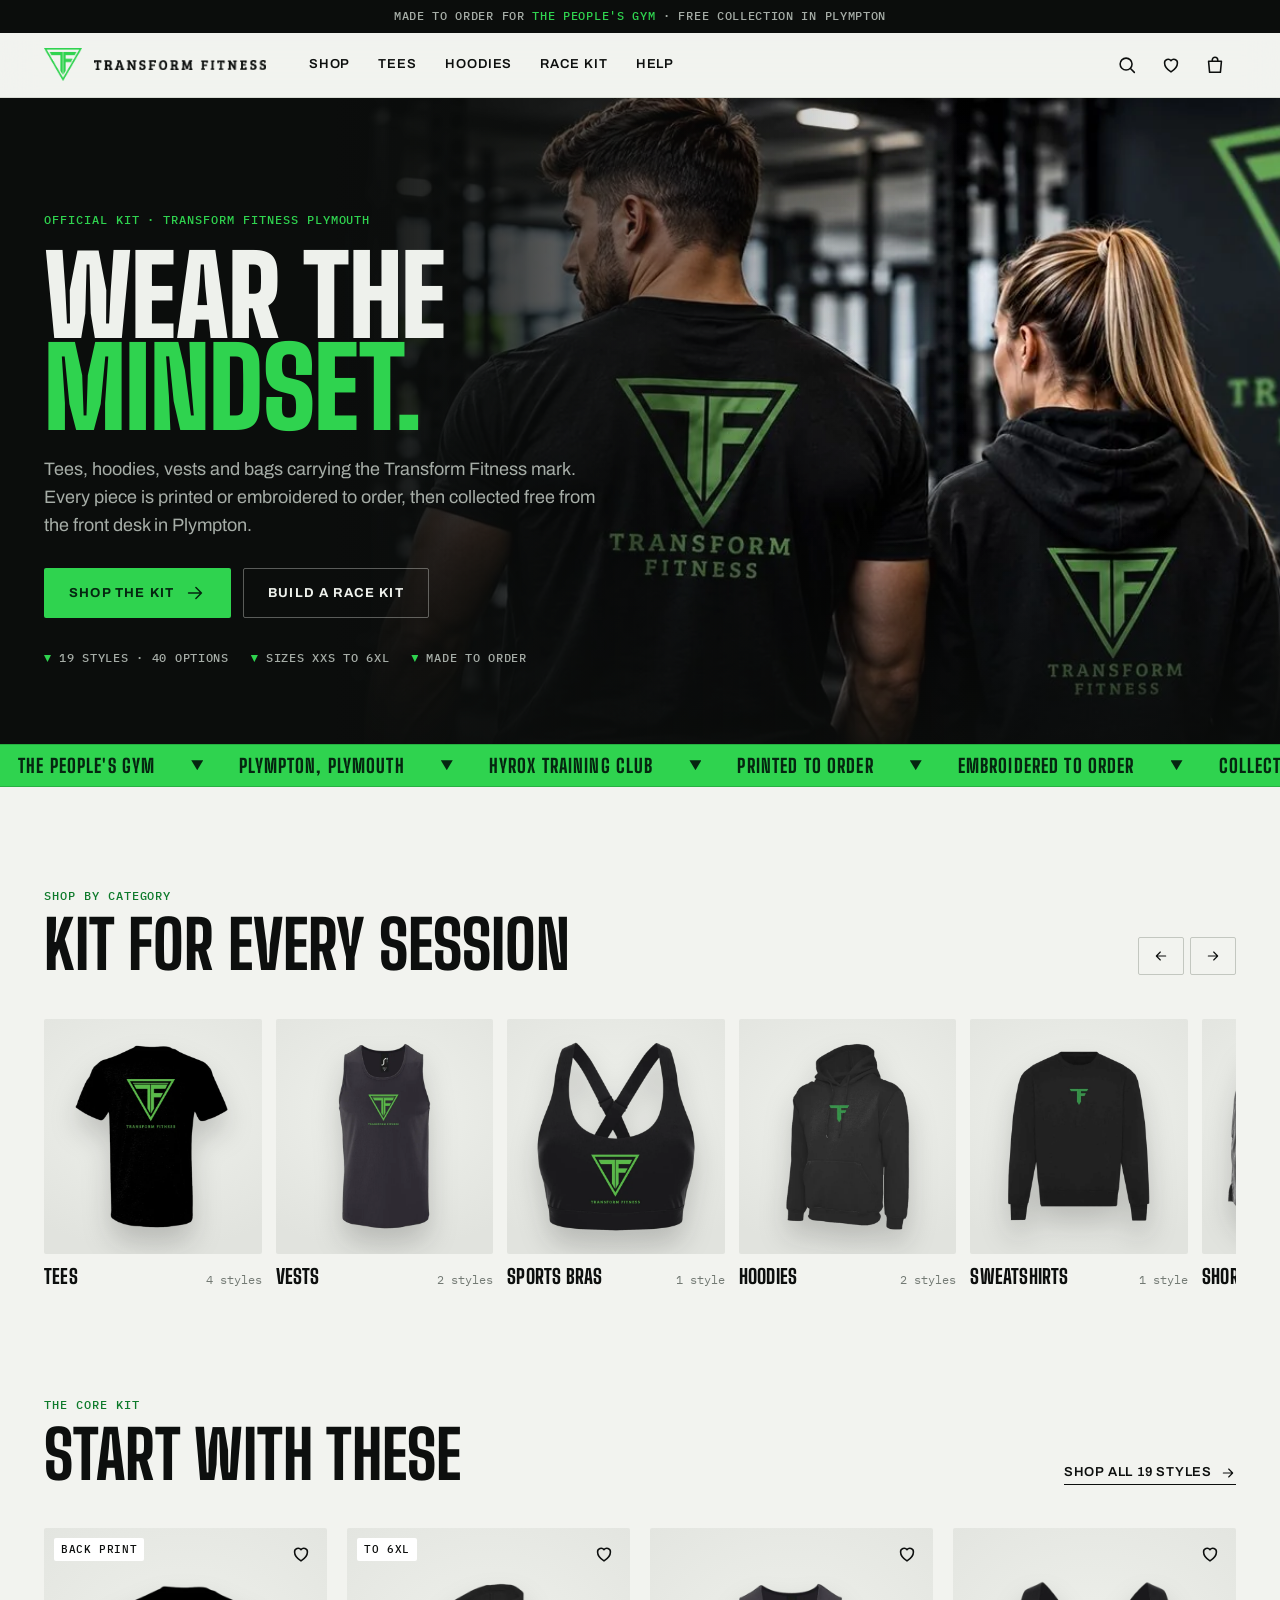
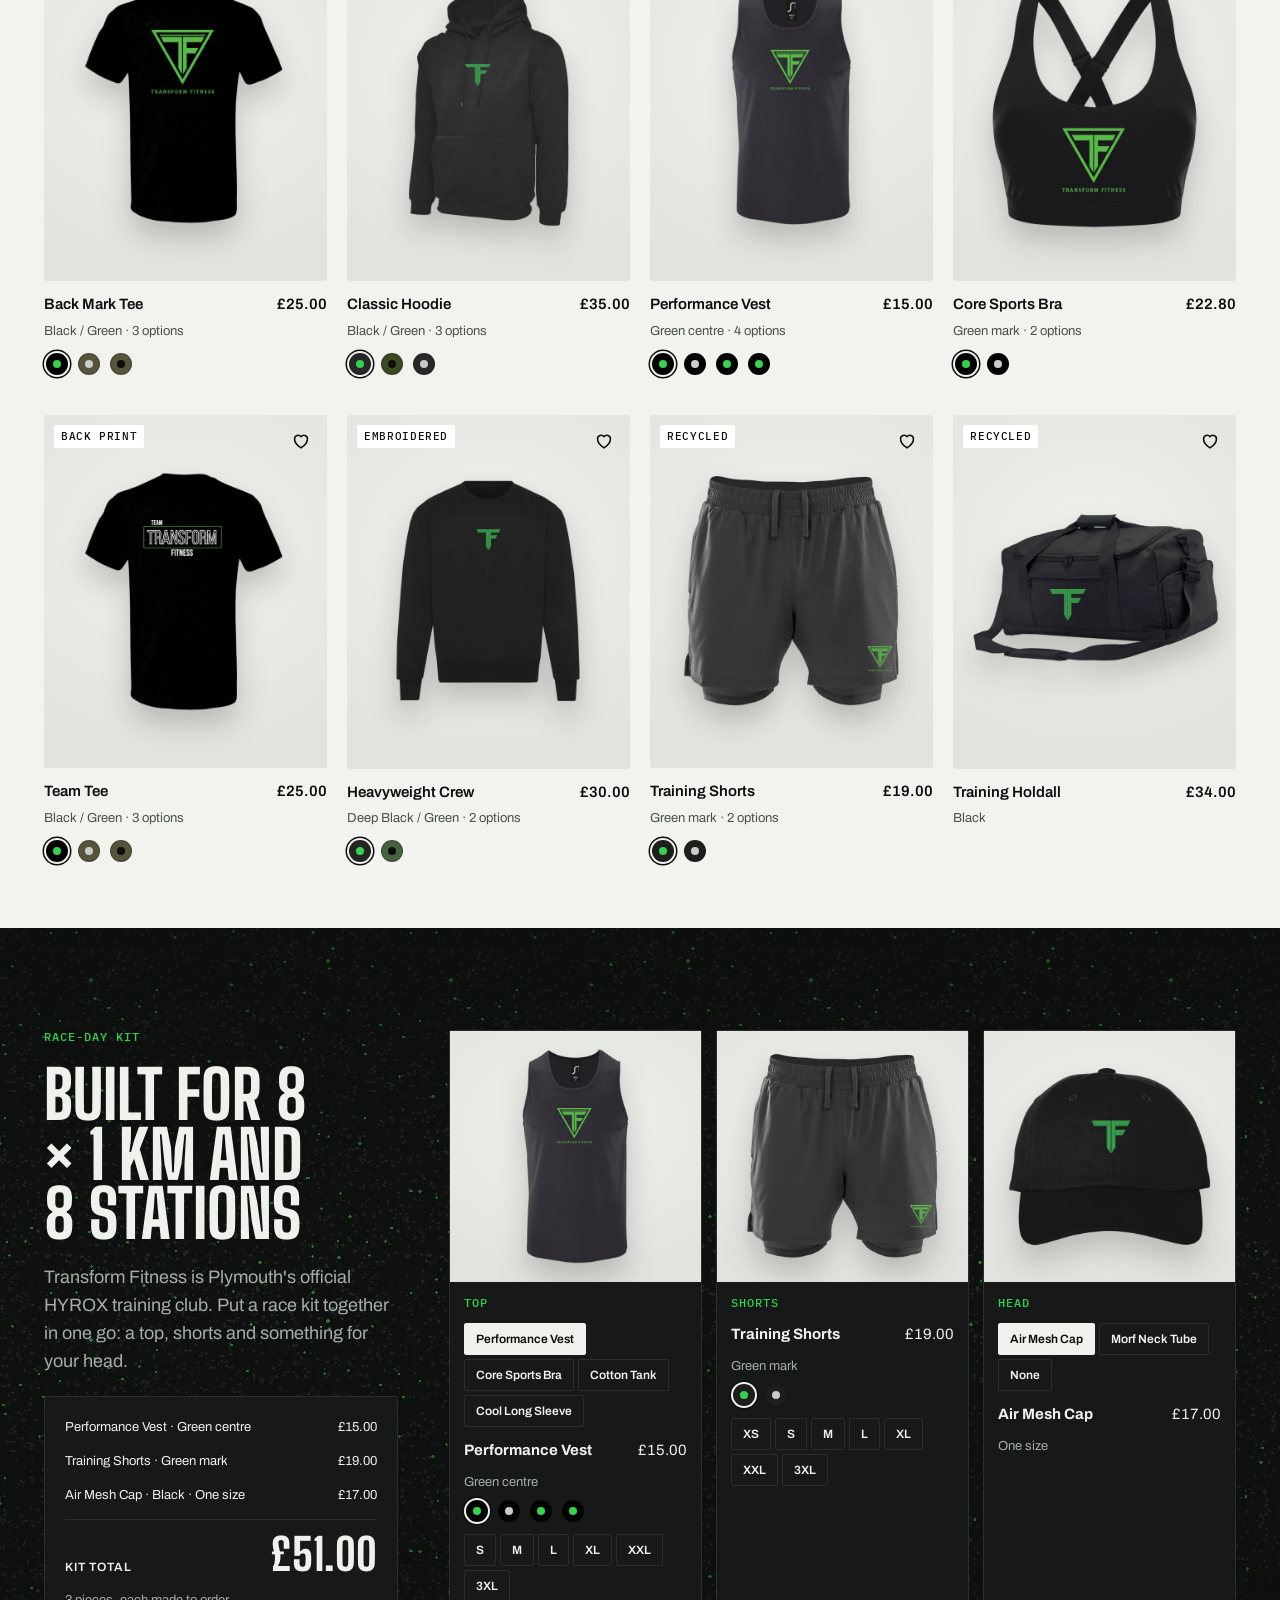
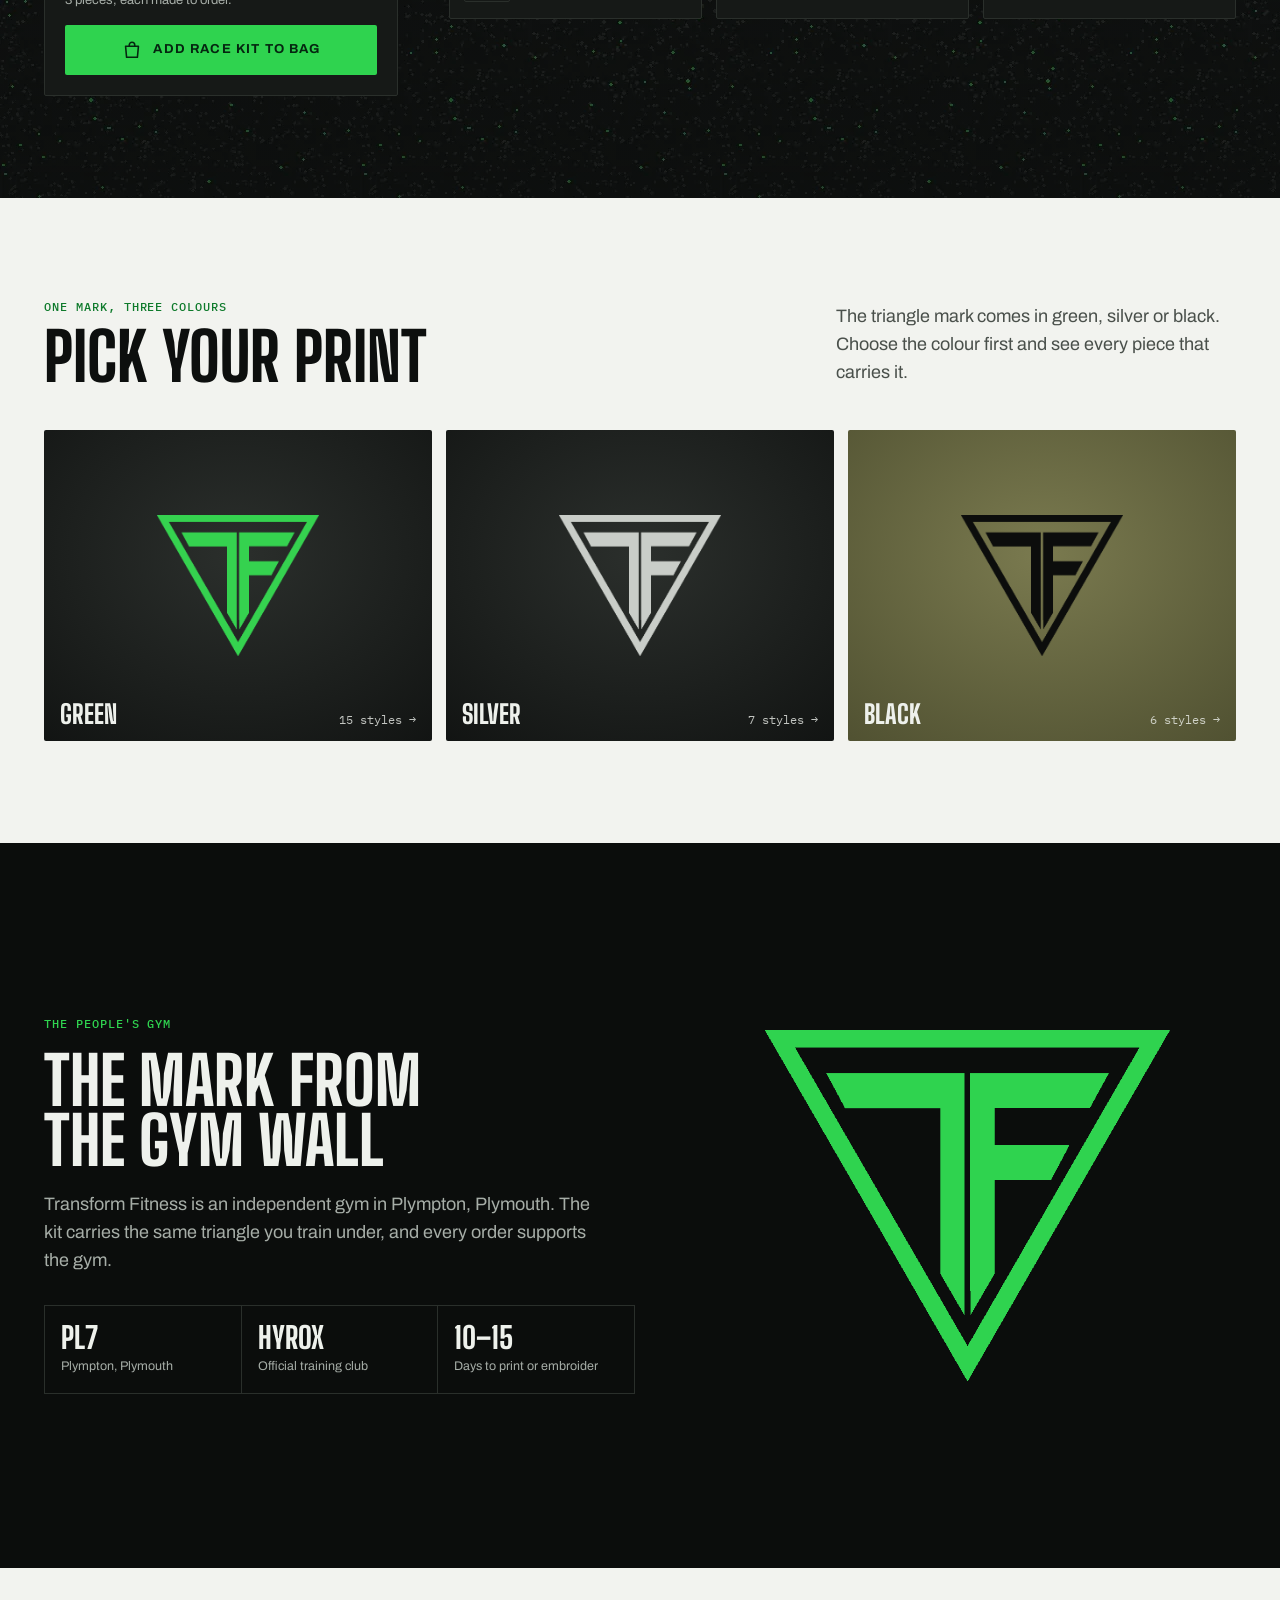
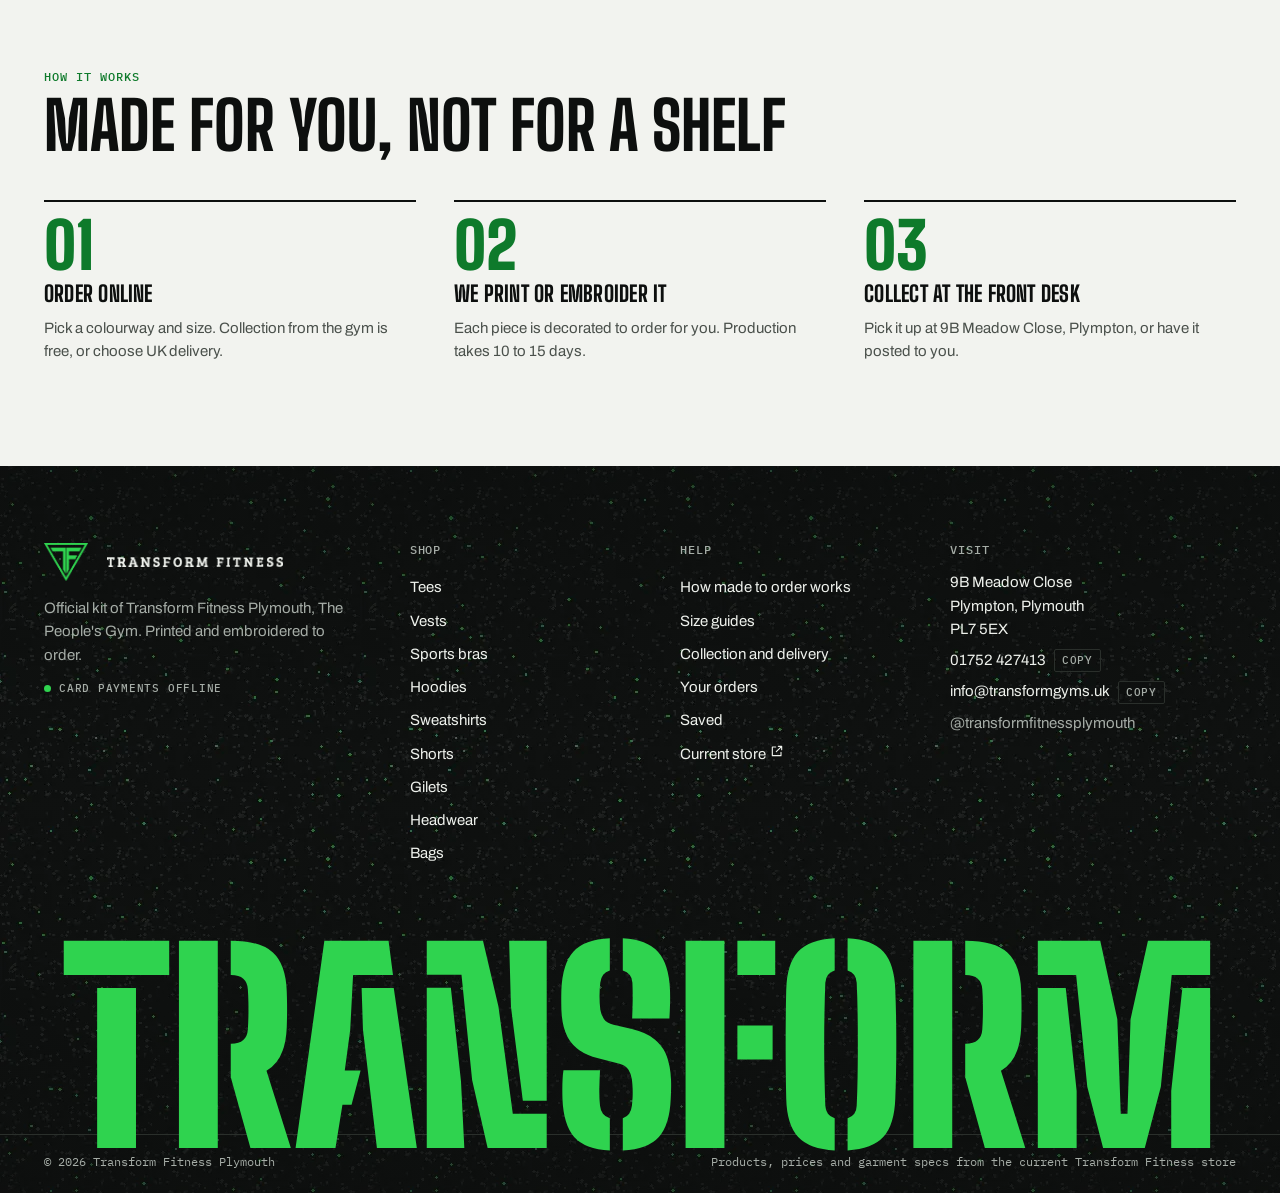
<file: index.html>
<!doctype html>
<html lang="en-GB">
<head>
<meta charset="utf-8">
<meta name="viewport" content="width=device-width,initial-scale=1,viewport-fit=cover">
<title>Transform Fitness Kit</title>
<meta name="description" content="Official kit of Transform Fitness Plymouth, The People's Gym. Tees, hoodies, vests, shorts and bags with the Transform Fitness mark, printed and embroidered to order.">
<!-- Checkout is preview-only (no payments yet). Remove this line once the store takes real orders. -->
<meta name="robots" content="noindex">
<meta name="theme-color" content="#0B0D0C">
<link rel="icon" href="favicon.png" type="image/png">
<link rel="apple-touch-icon" href="apple-touch-icon.png">
<link rel="canonical" href="https://shop.tcmfuel.com/">
<meta property="og:type" content="website">
<meta property="og:site_name" content="Transform Fitness Kit">
<meta property="og:title" content="Transform Fitness Kit">
<meta property="og:description" content="Official kit of Transform Fitness Plymouth, The People's Gym. Tees, hoodies, vests, shorts and bags with the Transform Fitness mark, printed and embroidered to order.">
<meta property="og:url" content="https://shop.tcmfuel.com/">
<meta property="og:image" content="https://shop.tcmfuel.com/og.jpg">
<meta property="og:image:width" content="1200">
<meta property="og:image:height" content="630">
<meta name="twitter:card" content="summary_large_image">
<link rel="preconnect" href="https://fonts.googleapis.com">
<link rel="preconnect" href="https://fonts.gstatic.com" crossorigin>
<link rel="stylesheet" href="https://fonts.googleapis.com/css2?family=Archivo:wdth,wght@62..125,400..800&family=Big+Shoulders+Display:wght@600;700;800;900&family=Big+Shoulders+Stencil+Display:wght@800;900&family=IBM+Plex+Mono:wght@400;500;600&display=swap">
<link rel="preload" href="brand/hero.webp" as="image">
<link rel="stylesheet" href="css/store.css?v=20260930a">
</head>
<body>
<div id="app"></div>
<noscript><p style="padding:24px">The Transform Fitness kit store needs JavaScript to run.</p></noscript>
<script src="vendor/htm-preact-3.1.1.umd.js"></script>
<script src="catalog.js?v=20260930a"></script>
<script src="app.js?v=20260930a"></script>
</body>
</html>
</file>
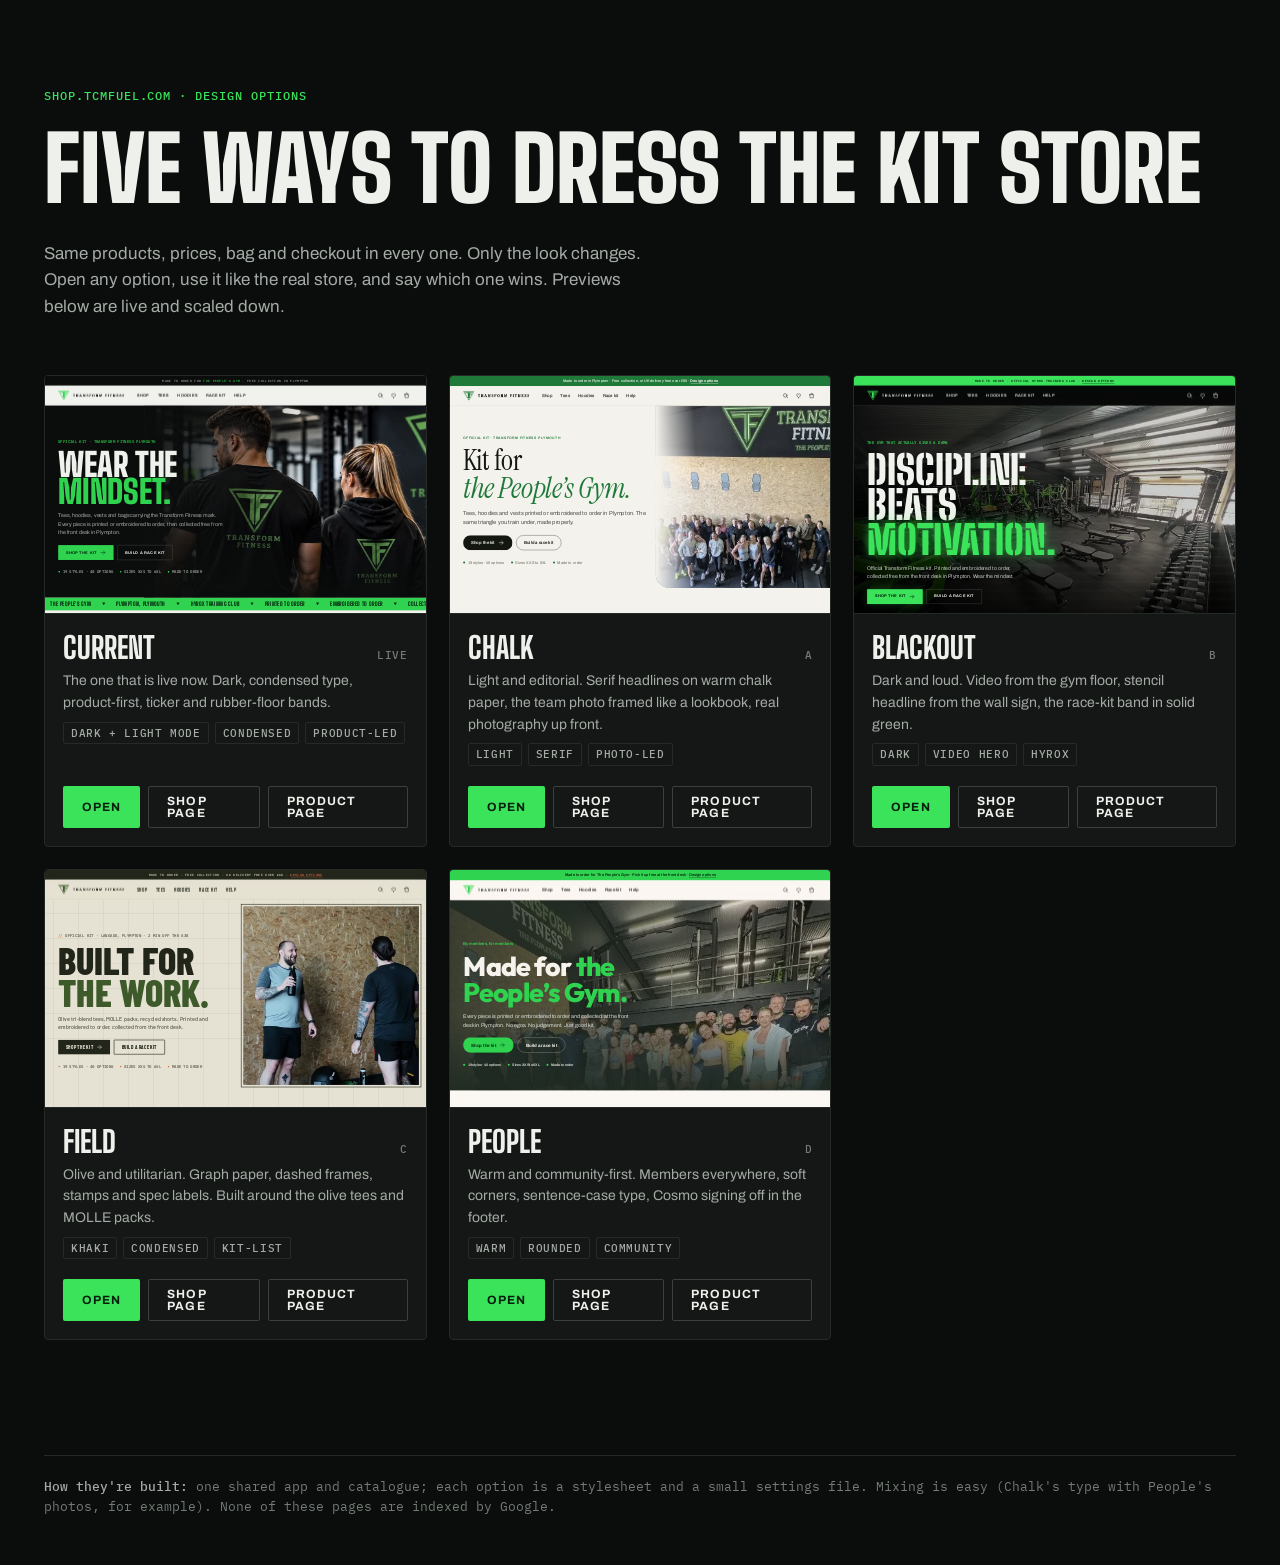
<file: options/index.html>
<!doctype html>
<html lang="en-GB">
<head>
<meta charset="utf-8">
<meta name="viewport" content="width=device-width,initial-scale=1,viewport-fit=cover">
<title>Transform Fitness Kit · Design options</title>
<meta name="robots" content="noindex">
<meta name="theme-color" content="#0B0D0C">
<link rel="icon" href="/favicon.png" type="image/png">
<link rel="preconnect" href="https://fonts.googleapis.com">
<link rel="preconnect" href="https://fonts.gstatic.com" crossorigin>
<link rel="stylesheet" href="https://fonts.googleapis.com/css2?family=Big+Shoulders+Display:wght@700;800;900&family=Archivo:wght@400;500;600;700&family=IBM+Plex+Mono:wght@400;500&display=swap">
<style>
:root{--bg:#0B0D0C;--card:#141715;--line:#262A27;--ink:#EDF0EB;--ink-2:#A4ABA5;--ink-3:#747B75;--turf:#3BE35B;--turf-ink:#04200B;color-scheme:dark}
*{box-sizing:border-box}
body{margin:0;background:var(--bg);color:var(--ink);font:400 15px/1.55 Archivo,"Helvetica Neue",Arial,sans-serif;-webkit-font-smoothing:antialiased}
a{color:inherit;text-decoration:none}
.wrap{max-width:1380px;margin-inline:auto;padding-inline:clamp(16px,4vw,44px)}
header{padding-block:clamp(40px,6vw,88px) clamp(24px,3vw,40px);display:grid;gap:14px}
.eyebrow{font:500 12px/1.2 "IBM Plex Mono",monospace;letter-spacing:.08em;text-transform:uppercase;color:var(--turf)}
h1{margin:0;font:900 clamp(44px,7vw,104px)/.9 "Big Shoulders Display",Impact,sans-serif;text-transform:uppercase;text-wrap:balance}
.lede{color:var(--ink-2);max-width:60ch;font-size:17px}
.grid{display:grid;grid-template-columns:repeat(auto-fill,minmax(300px,1fr));gap:22px;padding-bottom:clamp(56px,8vw,112px)}
.opt{background:var(--card);border:1px solid var(--line);border-radius:4px;overflow:hidden;display:grid;grid-template-rows:auto 1fr auto;transition:border-color .2s,transform .2s}
.opt:hover{border-color:var(--turf);transform:translateY(-2px)}
.preview{position:relative;aspect-ratio:16/10;overflow:hidden;background:#000;border-bottom:1px solid var(--line)}
.preview iframe{position:absolute;left:0;top:0;width:1280px;height:800px;border:0;transform:scale(var(--s));transform-origin:0 0;pointer-events:none}
.preview::after{content:"";position:absolute;inset:0}
.body{padding:18px 18px 8px;display:grid;gap:8px;align-content:start}
.body h2{margin:0;font:800 30px/1 "Big Shoulders Display",Impact,sans-serif;text-transform:uppercase;display:flex;justify-content:space-between;align-items:baseline;gap:10px}
.body h2 small{font:500 11px/1 "IBM Plex Mono",monospace;letter-spacing:.06em;color:var(--ink-3);text-transform:uppercase}
.body p{margin:0;color:var(--ink-2);font-size:14px}
.tags{display:flex;gap:6px;flex-wrap:wrap}
.tag{font:500 10.5px/1 "IBM Plex Mono",monospace;letter-spacing:.06em;text-transform:uppercase;padding:5px 7px;border:1px solid var(--line);color:var(--ink-2);border-radius:2px}
.actions{display:flex;gap:8px;padding:12px 18px 18px}
.btn{display:inline-flex;align-items:center;justify-content:center;min-height:42px;padding:0 18px;border-radius:2px;font:700 12px/1 Archivo,sans-serif;letter-spacing:.09em;text-transform:uppercase;border:1.5px solid transparent}
.btn-turf{background:var(--turf);color:var(--turf-ink)}
.btn-line{border-color:#3A403C;color:var(--ink)}
.btn-line:hover{border-color:var(--ink)}
.note{border-top:1px solid var(--line);padding-block:20px 36px;color:var(--ink-3);font:400 12.5px/1.6 "IBM Plex Mono",monospace}
.note b{color:var(--ink-2);font-weight:500}
@media (prefers-reduced-motion:reduce){.opt{transition:none}}
</style>
</head>
<body>
<div class="wrap">
  <header>
    <p class="eyebrow">shop.tcmfuel.com · design options</p>
    <h1>Five ways to dress the kit store</h1>
    <p class="lede">Same products, prices, bag and checkout in every one. Only the look changes. Open any option, use it like the real store, and say which one wins. Previews below are live and scaled down.</p>
  </header>

  <div class="grid" id="grid"></div>

  <p class="note"><b>How they're built:</b> one shared app and catalogue; each option is a stylesheet and a small settings file. Mixing is easy (Chalk's type with People's photos, for example). None of these pages are indexed by Google.</p>
</div>
<script>
const OPTIONS = [
  { slug: '', name: 'Current', tag: 'live', pitch: 'The one that is live now. Dark, condensed type, product-first, ticker and rubber-floor bands.', tags: ['Dark + light mode', 'Condensed', 'Product-led'] },
  { slug: 'chalk', name: 'Chalk', tag: 'A', pitch: 'Light and editorial. Serif headlines on warm chalk paper, the team photo framed like a lookbook, real photography up front.', tags: ['Light', 'Serif', 'Photo-led'] },
  { slug: 'blackout', name: 'Blackout', tag: 'B', pitch: 'Dark and loud. Video from the gym floor, stencil headline from the wall sign, the race-kit band in solid green.', tags: ['Dark', 'Video hero', 'HYROX'] },
  { slug: 'field', name: 'Field', tag: 'C', pitch: 'Olive and utilitarian. Graph paper, dashed frames, stamps and spec labels. Built around the olive tees and MOLLE packs.', tags: ['Khaki', 'Condensed', 'Kit-list'] },
  { slug: 'people', name: 'People', tag: 'D', pitch: 'Warm and community-first. Members everywhere, soft corners, sentence-case type, Cosmo signing off in the footer.', tags: ['Warm', 'Rounded', 'Community'] },
];
const grid = document.getElementById('grid');
for (const o of OPTIONS) {
  const href = o.slug ? '/options/' + o.slug + '/' : '/';
  const el = document.createElement('article');
  el.className = 'opt';
  el.innerHTML = `
    <a class="preview" href="${href}" aria-label="Open the ${o.name} option"><iframe src="${href}" title="${o.name} preview" loading="lazy" tabindex="-1" aria-hidden="true"></iframe></a>
    <div class="body"><h2>${o.name} <small>${o.tag}</small></h2><p>${o.pitch}</p><div class="tags">${o.tags.map(t => `<span class="tag">${t}</span>`).join('')}</div></div>
    <div class="actions"><a class="btn btn-turf" href="${href}">Open</a><a class="btn btn-line" href="${href}#shop">Shop page</a><a class="btn btn-line" href="${href}#p-classic-hoodie">Product page</a></div>`;
  grid.appendChild(el);
}
// scale each live preview to its card width
const fit = () => document.querySelectorAll('.preview').forEach(p => p.style.setProperty('--s', (p.clientWidth / 1280).toFixed(4)));
fit(); addEventListener('resize', fit);
</script>
</body>
</html>
</file>
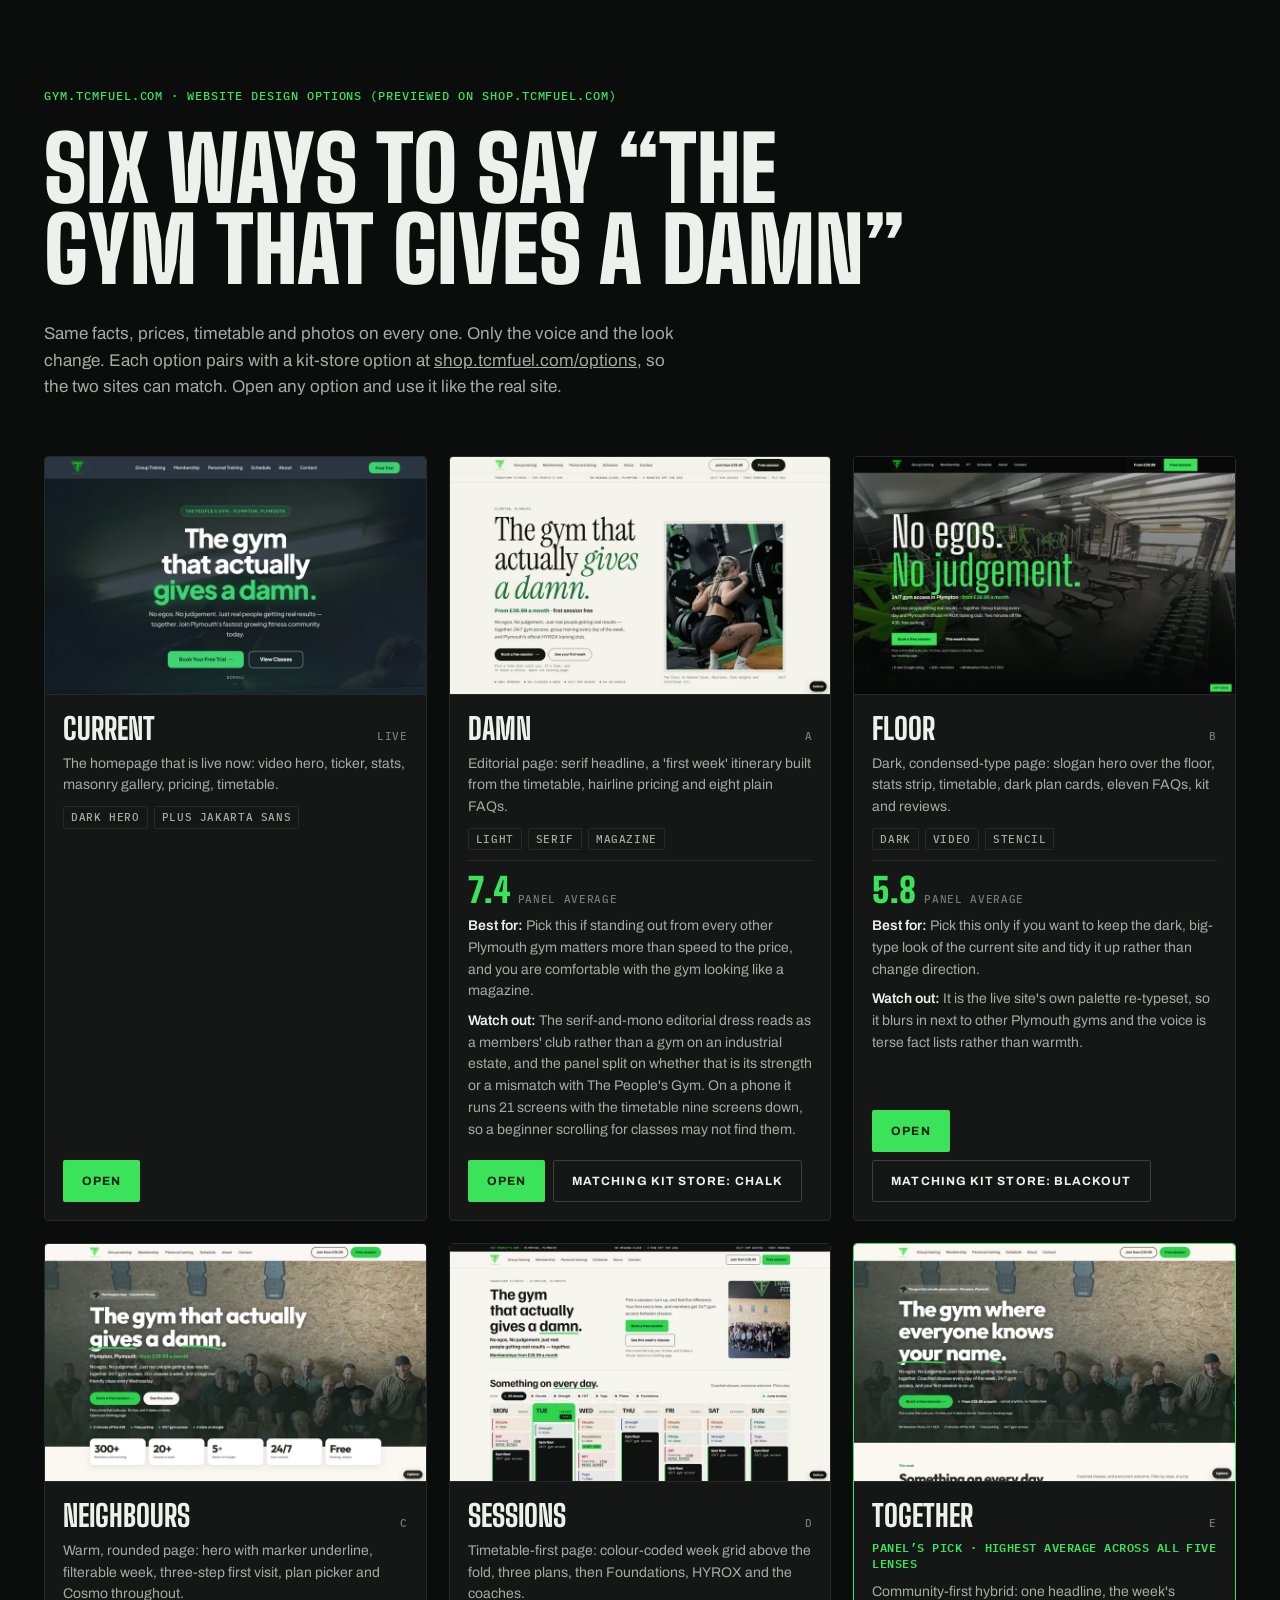
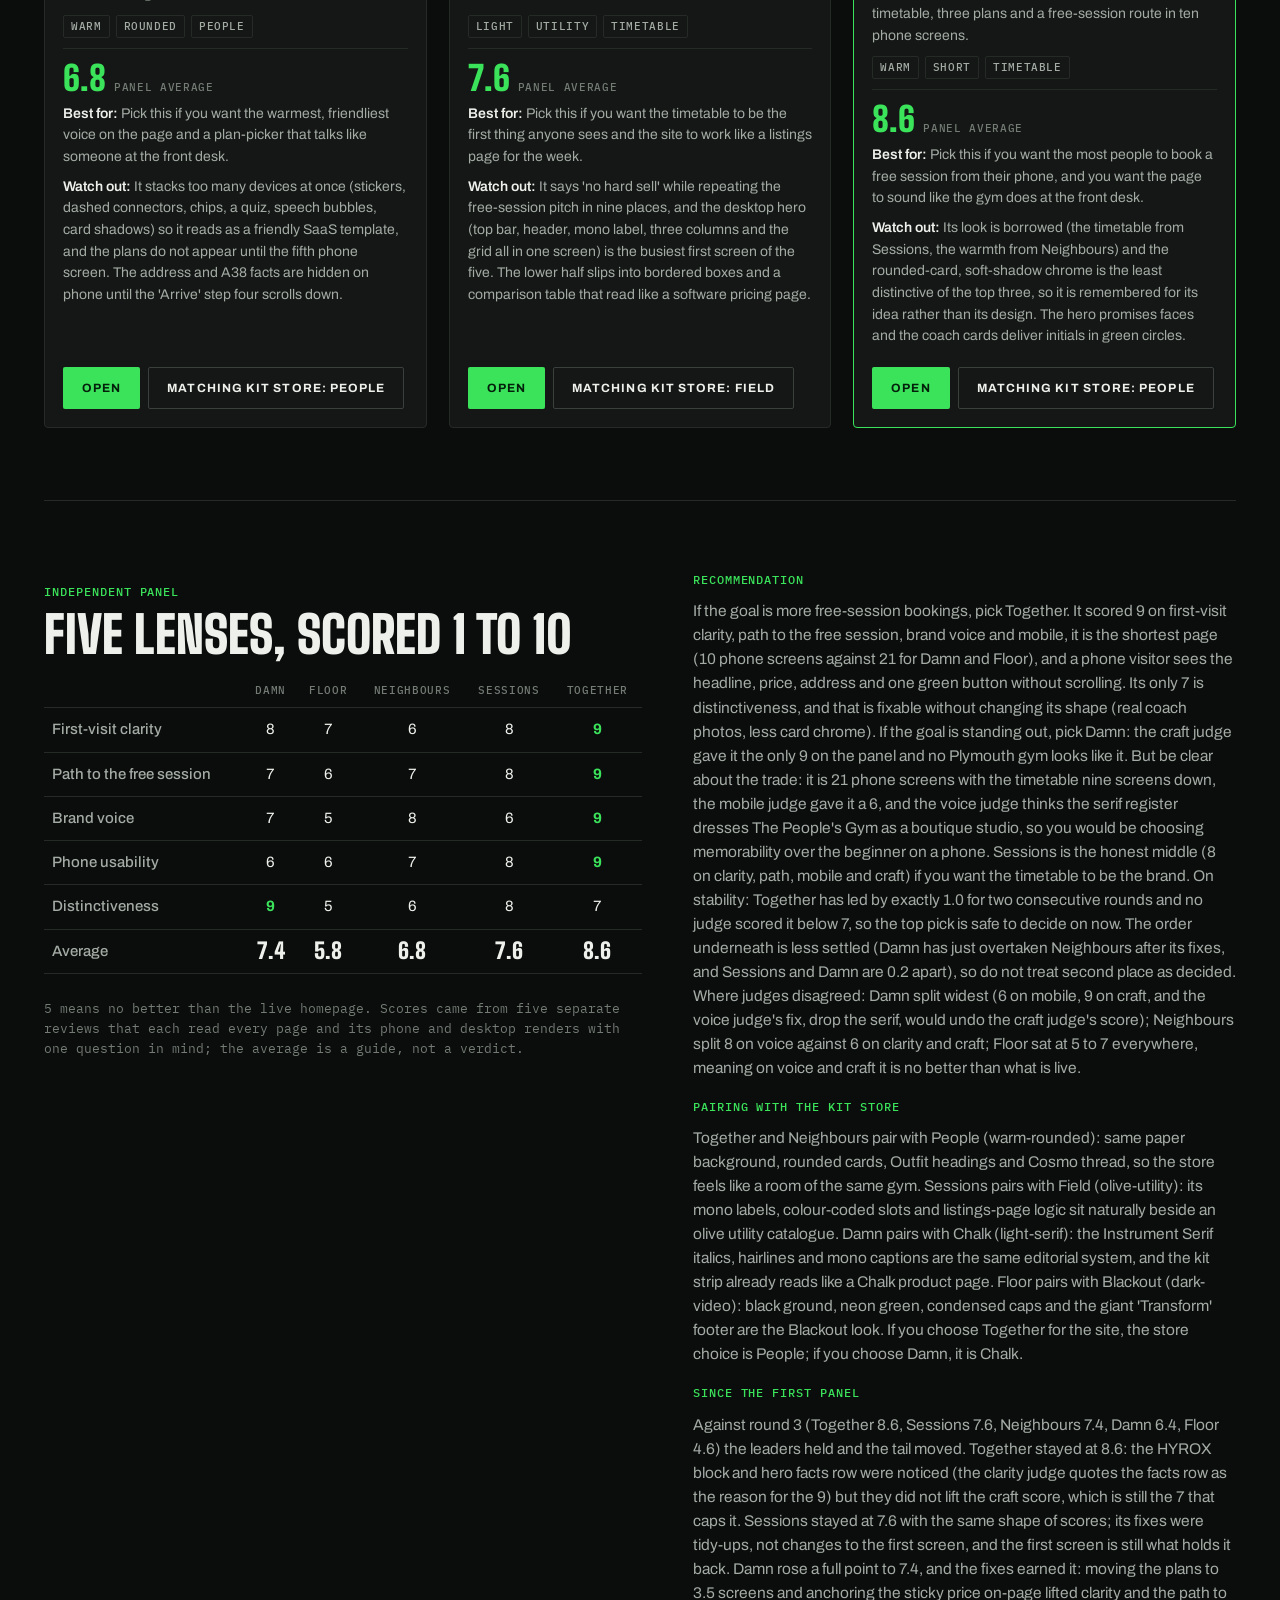
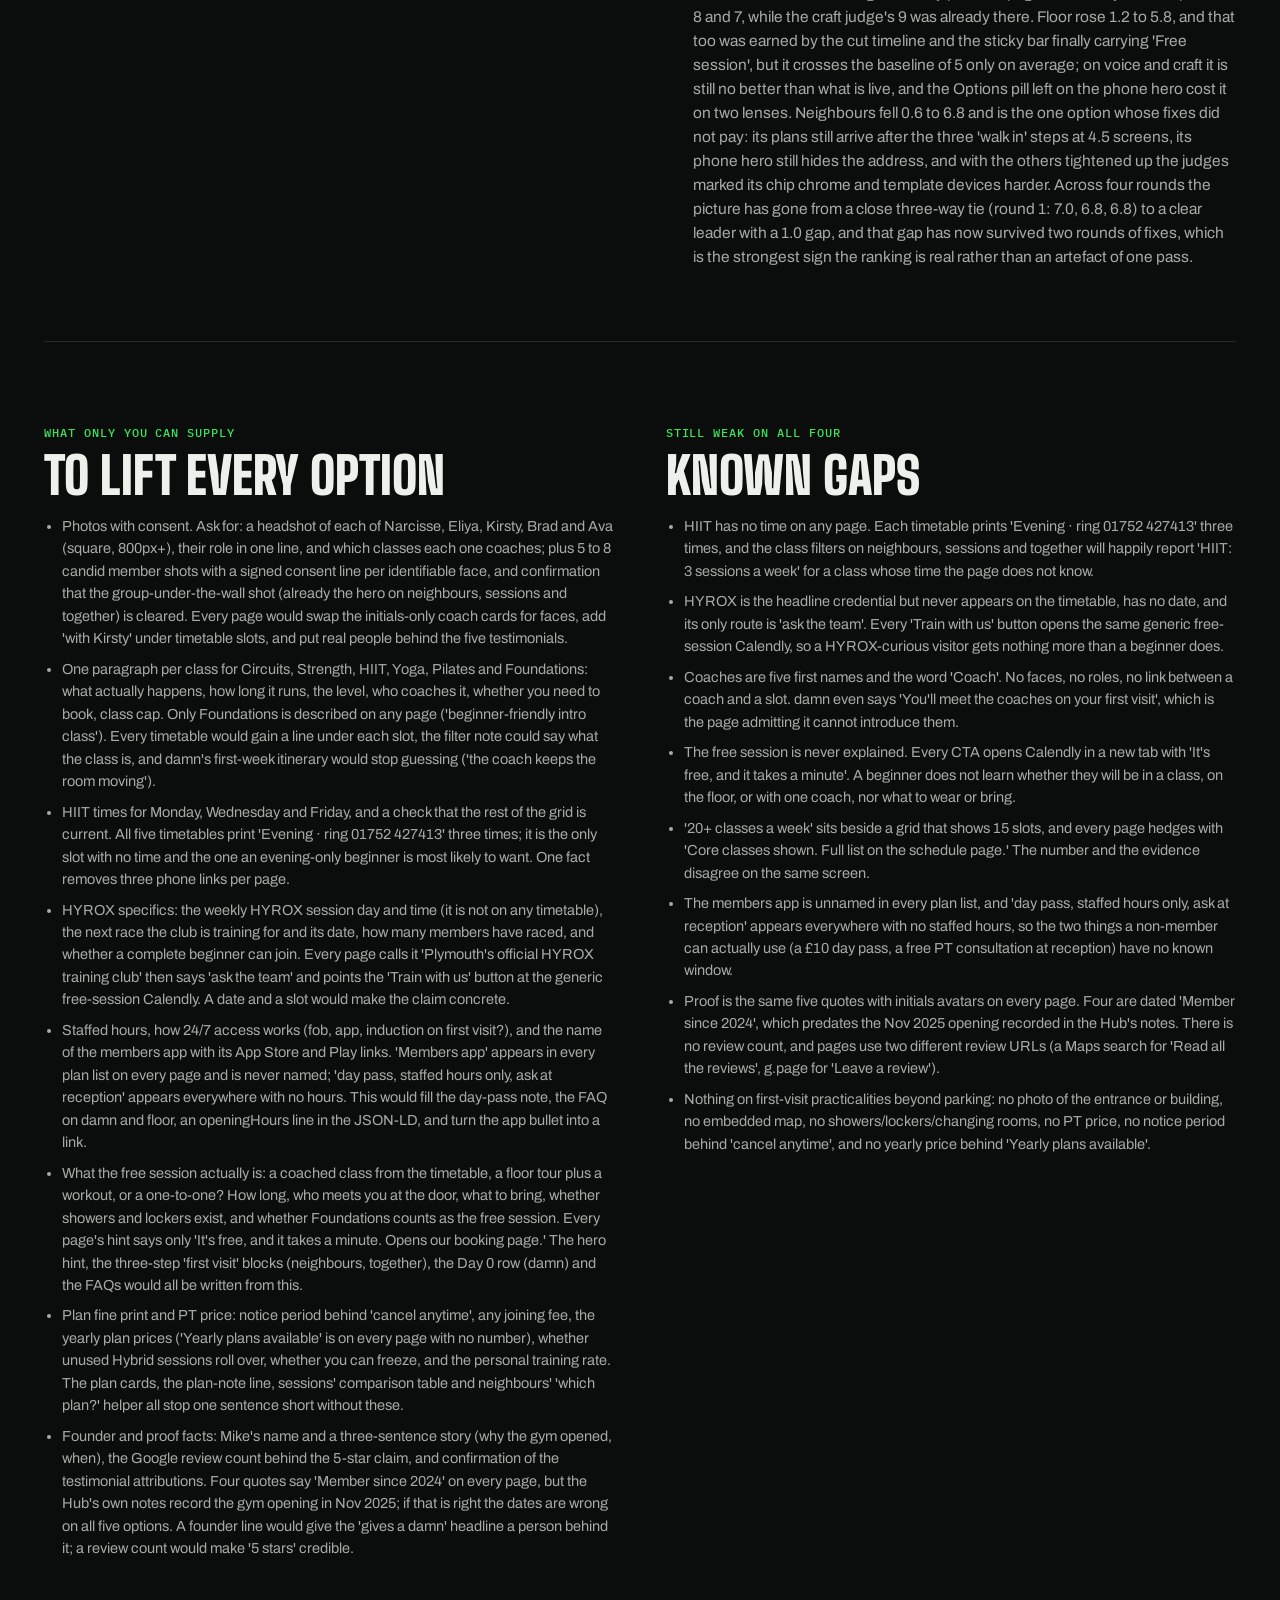
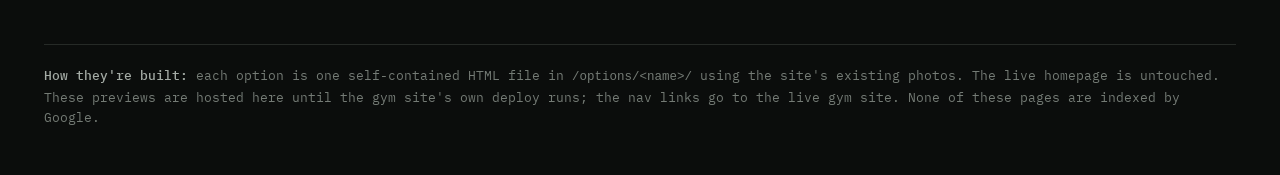
<file: site-options/index.html>
<!DOCTYPE html>
<html lang="en-GB">
<head>
<meta charset="UTF-8">
<meta name="viewport" content="width=device-width, initial-scale=1.0, viewport-fit=cover">
<title>Transform Fitness · Website design options</title>
<meta name="robots" content="noindex">
<meta name="theme-color" content="#0B0D0C">
<link rel="icon" href="/site-options/images/tf-logo.webp">
<link rel="preconnect" href="https://fonts.googleapis.com">
<link rel="preconnect" href="https://fonts.gstatic.com" crossorigin>
<link rel="stylesheet" href="https://fonts.googleapis.com/css2?family=Big+Shoulders+Display:wght@700;800;900&family=Archivo:wght@400;500;600;700&family=IBM+Plex+Mono:wght@400;500&display=swap">
<style>
:root{--bg:#0B0D0C;--card:#141715;--line:#262A27;--ink:#EDF0EB;--ink-2:#A4ABA5;--ink-3:#747B75;--turf:#3BE35B;--turf-ink:#04200B;color-scheme:dark}
*{box-sizing:border-box}
body{margin:0;background:var(--bg);color:var(--ink);font:400 15px/1.55 Archivo,"Helvetica Neue",Arial,sans-serif;-webkit-font-smoothing:antialiased}
a{color:inherit;text-decoration:none}
img{max-width:100%;display:block}
.wrap{max-width:1380px;margin-inline:auto;padding-inline:clamp(16px,4vw,44px)}
header{padding-block:clamp(40px,6vw,88px) clamp(24px,3vw,40px);display:grid;gap:14px}
.eyebrow{font:500 12px/1.2 "IBM Plex Mono",monospace;letter-spacing:.08em;text-transform:uppercase;color:var(--turf)}
h1{margin:0;font:900 clamp(44px,7vw,104px)/.9 "Big Shoulders Display",Impact,sans-serif;text-transform:uppercase;text-wrap:balance}
h2.sec{margin:0 0 14px;font:900 clamp(30px,4vw,54px)/.95 "Big Shoulders Display",Impact,sans-serif;text-transform:uppercase}
.lede{color:var(--ink-2);max-width:64ch;font-size:17px}
.grid{display:grid;grid-template-columns:repeat(auto-fill,minmax(300px,1fr));gap:22px;padding-bottom:clamp(40px,6vw,72px)}
.opt{background:var(--card);border:1px solid var(--line);border-radius:4px;overflow:hidden;display:grid;grid-template-rows:auto 1fr auto;transition:border-color .2s,transform .2s}
.opt:hover{border-color:var(--turf);transform:translateY(-2px)}
.preview{display:block;aspect-ratio:16/10;overflow:hidden;background:#000;border-bottom:1px solid var(--line)}
.preview img{width:100%;height:100%;object-fit:cover;object-position:top}
.body{padding:18px 18px 8px;display:grid;gap:10px;align-content:start}
.body h2{margin:0;font:800 30px/1 "Big Shoulders Display",Impact,sans-serif;text-transform:uppercase;display:flex;justify-content:space-between;align-items:baseline;gap:10px}
.body h2 small{font:500 11px/1 "IBM Plex Mono",monospace;letter-spacing:.06em;color:var(--ink-3);text-transform:uppercase}
.body p{margin:0;color:var(--ink-2);font-size:14px}
.body p b{color:var(--ink);font-weight:600}
.tags{display:flex;gap:6px;flex-wrap:wrap}
.body p.pick{color:var(--turf);font:600 12px/1.3 "IBM Plex Mono",monospace;letter-spacing:.04em;text-transform:uppercase}
.opt:has(.pick){border-color:var(--turf)}
.tag{font:500 10.5px/1 "IBM Plex Mono",monospace;letter-spacing:.06em;text-transform:uppercase;padding:5px 7px;border:1px solid var(--line);color:var(--ink-2);border-radius:2px}
.verdict{border-top:1px solid var(--line);padding-top:12px;display:grid;gap:8px}
.verdict .avg{display:flex;align-items:baseline;gap:8px}
.verdict .avg b{font:900 34px/1 "Big Shoulders Display",Impact,sans-serif;color:var(--turf)}
.verdict .avg span{font:500 11px/1 "IBM Plex Mono",monospace;letter-spacing:.06em;text-transform:uppercase;color:var(--ink-3)}
.actions{display:flex;gap:8px;padding:12px 18px 18px;flex-wrap:wrap}
.btn{display:inline-flex;align-items:center;justify-content:center;min-height:42px;padding:0 18px;border-radius:2px;font:700 12px/1 Archivo,sans-serif;letter-spacing:.09em;text-transform:uppercase;border:1.5px solid transparent}
.btn-turf{background:var(--turf);color:var(--turf-ink)}
.btn-line{border-color:#3A403C;color:var(--ink)}
.btn-line:hover{border-color:var(--ink)}
.panel{display:grid;grid-template-columns:minmax(0,1.1fr) minmax(0,1fr);gap:clamp(24px,4vw,56px);padding-block:clamp(40px,6vw,72px);border-top:1px solid var(--line)}
.tbl{width:100%;border-collapse:collapse;font-variant-numeric:tabular-nums}
.tbl th,.tbl td{padding:10px 8px;border-bottom:1px solid var(--line);text-align:center}
.tbl thead th{font:500 11px/1.2 "IBM Plex Mono",monospace;letter-spacing:.06em;text-transform:uppercase;color:var(--ink-3)}
.tbl tbody th{text-align:left;font-weight:500;color:var(--ink-2)}
.tbl td.hi{color:var(--turf);font-weight:700}
.tbl tr.avg td{font:900 22px/1 "Big Shoulders Display",Impact,sans-serif}
.tbl-wrap{overflow-x:auto}
.rec{color:var(--ink-2);font-size:15.5px;display:grid;gap:12px}
.rec p{margin:0}
.needs{padding-block:clamp(40px,6vw,72px);border-top:1px solid var(--line);display:grid;grid-template-columns:repeat(auto-fit,minmax(300px,1fr));gap:clamp(24px,4vw,56px)}
.needs ul{margin:0;padding-left:18px;color:var(--ink-2);display:grid;gap:8px;font-size:14.5px}
.note{border-top:1px solid var(--line);padding-block:20px 36px;color:var(--ink-3);font:400 12.5px/1.6 "IBM Plex Mono",monospace}
.note b{color:var(--ink-2);font-weight:500}
.panel>*{min-width:0}
@media (max-width:860px){.panel{grid-template-columns:minmax(0,1fr)}}
</style>
</head>
<body>
<div class="wrap">
  <header>
    <p class="eyebrow">gym.tcmfuel.com · website design options (previewed on shop.tcmfuel.com)</p>
    <h1>Six ways to say “the gym that gives a damn”</h1>
    <p class="lede">Same facts, prices, timetable and photos on every one. Only the voice and the look change. Each option pairs with a kit-store option at <a href="https://shop.tcmfuel.com/options/" style="text-decoration:underline">shop.tcmfuel.com/options</a>, so the two sites can match. Open any option and use it like the real site.</p>
  </header>

  <div class="grid"><article class="opt" id="opt-current">
    <a class="preview" href="https://gym.tcmfuel.com/" aria-label="Open the Current option"><img src="/site-options/previews/current.webp" alt="" width="800" height="500" loading="lazy" decoding="async"></a>
    <div class="body"><h2>Current <small>live</small></h2><p>The homepage that is live now: video hero, ticker, stats, masonry gallery, pricing, timetable.</p>
      <div class="tags"><span class="tag">Dark hero</span><span class="tag">Plus Jakarta Sans</span></div></div>
    <div class="actions"><a class="btn btn-turf" href="https://gym.tcmfuel.com/">Open</a></div>
  </article><article class="opt" id="opt-damn">
    <a class="preview" href="/site-options/damn/" aria-label="Open the Damn option"><img src="/site-options/previews/damn.webp" alt="" width="800" height="500" loading="lazy" decoding="async"></a>
    <div class="body"><h2>Damn <small>A</small></h2><p>Editorial page: serif headline, a &#x27;first week&#x27; itinerary built from the timetable, hairline pricing and eight plain FAQs.</p>
      <div class="tags"><span class="tag">Light</span><span class="tag">Serif</span><span class="tag">Magazine</span></div><div class="verdict"><div class="avg"><b>7.4</b><span>panel average</span></div>
      <p><b>Best for:</b> Pick this if standing out from every other Plymouth gym matters more than speed to the price, and you are comfortable with the gym looking like a magazine.</p>
      <p><b>Watch out:</b> The serif-and-mono editorial dress reads as a members&#x27; club rather than a gym on an industrial estate, and the panel split on whether that is its strength or a mismatch with The People&#x27;s Gym. On a phone it runs 21 screens with the timetable nine screens down, so a beginner scrolling for classes may not find them.</p></div></div>
    <div class="actions"><a class="btn btn-turf" href="/site-options/damn/">Open</a><a class="btn btn-line" href="https://shop.tcmfuel.com/options/chalk/">Matching kit store: Chalk</a></div>
  </article><article class="opt" id="opt-floor">
    <a class="preview" href="/site-options/floor/" aria-label="Open the Floor option"><img src="/site-options/previews/floor.webp" alt="" width="800" height="500" loading="lazy" decoding="async"></a>
    <div class="body"><h2>Floor <small>B</small></h2><p>Dark, condensed-type page: slogan hero over the floor, stats strip, timetable, dark plan cards, eleven FAQs, kit and reviews.</p>
      <div class="tags"><span class="tag">Dark</span><span class="tag">Video</span><span class="tag">Stencil</span></div><div class="verdict"><div class="avg"><b>5.8</b><span>panel average</span></div>
      <p><b>Best for:</b> Pick this only if you want to keep the dark, big-type look of the current site and tidy it up rather than change direction.</p>
      <p><b>Watch out:</b> It is the live site&#x27;s own palette re-typeset, so it blurs in next to other Plymouth gyms and the voice is terse fact lists rather than warmth.</p></div></div>
    <div class="actions"><a class="btn btn-turf" href="/site-options/floor/">Open</a><a class="btn btn-line" href="https://shop.tcmfuel.com/options/blackout/">Matching kit store: Blackout</a></div>
  </article><article class="opt" id="opt-neighbours">
    <a class="preview" href="/site-options/neighbours/" aria-label="Open the Neighbours option"><img src="/site-options/previews/neighbours.webp" alt="" width="800" height="500" loading="lazy" decoding="async"></a>
    <div class="body"><h2>Neighbours <small>C</small></h2><p>Warm, rounded page: hero with marker underline, filterable week, three-step first visit, plan picker and Cosmo throughout.</p>
      <div class="tags"><span class="tag">Warm</span><span class="tag">Rounded</span><span class="tag">People</span></div><div class="verdict"><div class="avg"><b>6.8</b><span>panel average</span></div>
      <p><b>Best for:</b> Pick this if you want the warmest, friendliest voice on the page and a plan-picker that talks like someone at the front desk.</p>
      <p><b>Watch out:</b> It stacks too many devices at once (stickers, dashed connectors, chips, a quiz, speech bubbles, card shadows) so it reads as a friendly SaaS template, and the plans do not appear until the fifth phone screen. The address and A38 facts are hidden on phone until the &#x27;Arrive&#x27; step four scrolls down.</p></div></div>
    <div class="actions"><a class="btn btn-turf" href="/site-options/neighbours/">Open</a><a class="btn btn-line" href="https://shop.tcmfuel.com/options/people/">Matching kit store: People</a></div>
  </article><article class="opt" id="opt-sessions">
    <a class="preview" href="/site-options/sessions/" aria-label="Open the Sessions option"><img src="/site-options/previews/sessions.webp" alt="" width="800" height="500" loading="lazy" decoding="async"></a>
    <div class="body"><h2>Sessions <small>D</small></h2><p>Timetable-first page: colour-coded week grid above the fold, three plans, then Foundations, HYROX and the coaches.</p>
      <div class="tags"><span class="tag">Light</span><span class="tag">Utility</span><span class="tag">Timetable</span></div><div class="verdict"><div class="avg"><b>7.6</b><span>panel average</span></div>
      <p><b>Best for:</b> Pick this if you want the timetable to be the first thing anyone sees and the site to work like a listings page for the week.</p>
      <p><b>Watch out:</b> It says &#x27;no hard sell&#x27; while repeating the free-session pitch in nine places, and the desktop hero (top bar, header, mono label, three columns and the grid all in one screen) is the busiest first screen of the five. The lower half slips into bordered boxes and a comparison table that read like a software pricing page.</p></div></div>
    <div class="actions"><a class="btn btn-turf" href="/site-options/sessions/">Open</a><a class="btn btn-line" href="https://shop.tcmfuel.com/options/field/">Matching kit store: Field</a></div>
  </article><article class="opt" id="opt-together">
    <a class="preview" href="/site-options/together/" aria-label="Open the Together option"><img src="/site-options/previews/together.webp" alt="" width="800" height="500" loading="lazy" decoding="async"></a>
    <div class="body"><h2>Together <small>E</small></h2><p class="pick">Panel’s pick · highest average across all five lenses</p><p>Community-first hybrid: one headline, the week&#x27;s timetable, three plans and a free-session route in ten phone screens.</p>
      <div class="tags"><span class="tag">Warm</span><span class="tag">Short</span><span class="tag">Timetable</span></div><div class="verdict"><div class="avg"><b>8.6</b><span>panel average</span></div>
      <p><b>Best for:</b> Pick this if you want the most people to book a free session from their phone, and you want the page to sound like the gym does at the front desk.</p>
      <p><b>Watch out:</b> Its look is borrowed (the timetable from Sessions, the warmth from Neighbours) and the rounded-card, soft-shadow chrome is the least distinctive of the top three, so it is remembered for its idea rather than its design. The hero promises faces and the coach cards deliver initials in green circles.</p></div></div>
    <div class="actions"><a class="btn btn-turf" href="/site-options/together/">Open</a><a class="btn btn-line" href="https://shop.tcmfuel.com/options/people/">Matching kit store: People</a></div>
  </article></div>

  <section class="panel" id="verdict">
    <div>
      <p class="eyebrow">Independent panel</p>
      <h2 class="sec">Five lenses, scored 1 to 10</h2>
      <div class="tbl-wrap"><table class="tbl">
        <thead><tr><th></th><th scope="col">Damn</th><th scope="col">Floor</th><th scope="col">Neighbours</th><th scope="col">Sessions</th><th scope="col">Together</th></tr></thead>
        <tbody><tr><th scope="row">First-visit clarity</th><td class="">8</td><td class="">7</td><td class="">6</td><td class="">8</td><td class="hi">9</td></tr><tr><th scope="row">Path to the free session</th><td class="">7</td><td class="">6</td><td class="">7</td><td class="">8</td><td class="hi">9</td></tr><tr><th scope="row">Brand voice</th><td class="">7</td><td class="">5</td><td class="">8</td><td class="">6</td><td class="hi">9</td></tr><tr><th scope="row">Phone usability</th><td class="">6</td><td class="">6</td><td class="">7</td><td class="">8</td><td class="hi">9</td></tr><tr><th scope="row">Distinctiveness</th><td class="hi">9</td><td class="">5</td><td class="">6</td><td class="">8</td><td class="">7</td></tr><tr class="avg"><th scope="row">Average</th><td>7.4</td><td>5.8</td><td>6.8</td><td>7.6</td><td>8.6</td></tr></tbody>
      </table></div>
      <p class="note" style="border:0;padding-block:12px 0">5 means no better than the live homepage. Scores came from five separate reviews that each read every page and its phone and desktop renders with one question in mind; the average is a guide, not a verdict.</p>
    </div>
    <div class="rec">
      <p class="eyebrow">Recommendation</p>
      <p>If the goal is more free-session bookings, pick Together. It scored 9 on first-visit clarity, path to the free session, brand voice and mobile, it is the shortest page (10 phone screens against 21 for Damn and Floor), and a phone visitor sees the headline, price, address and one green button without scrolling. Its only 7 is distinctiveness, and that is fixable without changing its shape (real coach photos, less card chrome). If the goal is standing out, pick Damn: the craft judge gave it the only 9 on the panel and no Plymouth gym looks like it. But be clear about the trade: it is 21 phone screens with the timetable nine screens down, the mobile judge gave it a 6, and the voice judge thinks the serif register dresses The People&#x27;s Gym as a boutique studio, so you would be choosing memorability over the beginner on a phone. Sessions is the honest middle (8 on clarity, path, mobile and craft) if you want the timetable to be the brand. On stability: Together has led by exactly 1.0 for two consecutive rounds and no judge scored it below 7, so the top pick is safe to decide on now. The order underneath is less settled (Damn has just overtaken Neighbours after its fixes, and Sessions and Damn are 0.2 apart), so do not treat second place as decided. Where judges disagreed: Damn split widest (6 on mobile, 9 on craft, and the voice judge&#x27;s fix, drop the serif, would undo the craft judge&#x27;s score); Neighbours split 8 on voice against 6 on clarity and craft; Floor sat at 5 to 7 everywhere, meaning on voice and craft it is no better than what is live.</p>
      <p class="eyebrow" style="margin-top:8px">Pairing with the kit store</p>
      <p>Together and Neighbours pair with People (warm-rounded): same paper background, rounded cards, Outfit headings and Cosmo thread, so the store feels like a room of the same gym. Sessions pairs with Field (olive-utility): its mono labels, colour-coded slots and listings-page logic sit naturally beside an olive utility catalogue. Damn pairs with Chalk (light-serif): the Instrument Serif italics, hairlines and mono captions are the same editorial system, and the kit strip already reads like a Chalk product page. Floor pairs with Blackout (dark-video): black ground, neon green, condensed caps and the giant &#x27;Transform&#x27; footer are the Blackout look. If you choose Together for the site, the store choice is People; if you choose Damn, it is Chalk.</p>
      <p class="eyebrow" style="margin-top:8px">Since the first panel</p><p>Against round 3 (Together 8.6, Sessions 7.6, Neighbours 7.4, Damn 6.4, Floor 4.6) the leaders held and the tail moved. Together stayed at 8.6: the HYROX block and hero facts row were noticed (the clarity judge quotes the facts row as the reason for the 9) but they did not lift the craft score, which is still the 7 that caps it. Sessions stayed at 7.6 with the same shape of scores; its fixes were tidy-ups, not changes to the first screen, and the first screen is still what holds it back. Damn rose a full point to 7.4, and the fixes earned it: moving the plans to 3.5 screens and anchoring the sticky price on-page lifted clarity and the path to 8 and 7, while the craft judge&#x27;s 9 was already there. Floor rose 1.2 to 5.8, and that too was earned by the cut timeline and the sticky bar finally carrying &#x27;Free session&#x27;, but it crosses the baseline of 5 only on average; on voice and craft it is still no better than what is live, and the Options pill left on the phone hero cost it on two lenses. Neighbours fell 0.6 to 6.8 and is the one option whose fixes did not pay: its plans still arrive after the three &#x27;walk in&#x27; steps at 4.5 screens, its phone hero still hides the address, and with the others tightened up the judges marked its chip chrome and template devices harder. Across four rounds the picture has gone from a close three-way tie (round 1: 7.0, 6.8, 6.8) to a clear leader with a 1.0 gap, and that gap has now survived two rounds of fixes, which is the strongest sign the ranking is real rather than an artefact of one pass.</p>
    </div>
  </section>

  <section class="needs" id="needs">
    <div><p class="eyebrow">What only you can supply</p><h2 class="sec">To lift every option</h2><ul><li>Photos with consent. Ask for: a headshot of each of Narcisse, Eliya, Kirsty, Brad and Ava (square, 800px+), their role in one line, and which classes each one coaches; plus 5 to 8 candid member shots with a signed consent line per identifiable face, and confirmation that the group-under-the-wall shot (already the hero on neighbours, sessions and together) is cleared. Every page would swap the initials-only coach cards for faces, add &#x27;with Kirsty&#x27; under timetable slots, and put real people behind the five testimonials.</li><li>One paragraph per class for Circuits, Strength, HIIT, Yoga, Pilates and Foundations: what actually happens, how long it runs, the level, who coaches it, whether you need to book, class cap. Only Foundations is described on any page (&#x27;beginner-friendly intro class&#x27;). Every timetable would gain a line under each slot, the filter note could say what the class is, and damn&#x27;s first-week itinerary would stop guessing (&#x27;the coach keeps the room moving&#x27;).</li><li>HIIT times for Monday, Wednesday and Friday, and a check that the rest of the grid is current. All five timetables print &#x27;Evening · ring 01752 427413&#x27; three times; it is the only slot with no time and the one an evening-only beginner is most likely to want. One fact removes three phone links per page.</li><li>HYROX specifics: the weekly HYROX session day and time (it is not on any timetable), the next race the club is training for and its date, how many members have raced, and whether a complete beginner can join. Every page calls it &#x27;Plymouth&#x27;s official HYROX training club&#x27; then says &#x27;ask the team&#x27; and points the &#x27;Train with us&#x27; button at the generic free-session Calendly. A date and a slot would make the claim concrete.</li><li>Staffed hours, how 24/7 access works (fob, app, induction on first visit?), and the name of the members app with its App Store and Play links. &#x27;Members app&#x27; appears in every plan list on every page and is never named; &#x27;day pass, staffed hours only, ask at reception&#x27; appears everywhere with no hours. This would fill the day-pass note, the FAQ on damn and floor, an openingHours line in the JSON-LD, and turn the app bullet into a link.</li><li>What the free session actually is: a coached class from the timetable, a floor tour plus a workout, or a one-to-one? How long, who meets you at the door, what to bring, whether showers and lockers exist, and whether Foundations counts as the free session. Every page&#x27;s hint says only &#x27;It&#x27;s free, and it takes a minute. Opens our booking page.&#x27; The hero hint, the three-step &#x27;first visit&#x27; blocks (neighbours, together), the Day 0 row (damn) and the FAQs would all be written from this.</li><li>Plan fine print and PT price: notice period behind &#x27;cancel anytime&#x27;, any joining fee, the yearly plan prices (&#x27;Yearly plans available&#x27; is on every page with no number), whether unused Hybrid sessions roll over, whether you can freeze, and the personal training rate. The plan cards, the plan-note line, sessions&#x27; comparison table and neighbours&#x27; &#x27;which plan?&#x27; helper all stop one sentence short without these.</li><li>Founder and proof facts: Mike&#x27;s name and a three-sentence story (why the gym opened, when), the Google review count behind the 5-star claim, and confirmation of the testimonial attributions. Four quotes say &#x27;Member since 2024&#x27; on every page, but the Hub&#x27;s own notes record the gym opening in Nov 2025; if that is right the dates are wrong on all five options. A founder line would give the &#x27;gives a damn&#x27; headline a person behind it; a review count would make &#x27;5 stars&#x27; credible.</li></ul></div>
    <div><p class="eyebrow">Still weak on all four</p><h2 class="sec">Known gaps</h2><ul><li>HIIT has no time on any page. Each timetable prints &#x27;Evening · ring 01752 427413&#x27; three times, and the class filters on neighbours, sessions and together will happily report &#x27;HIIT: 3 sessions a week&#x27; for a class whose time the page does not know.</li><li>HYROX is the headline credential but never appears on the timetable, has no date, and its only route is &#x27;ask the team&#x27;. Every &#x27;Train with us&#x27; button opens the same generic free-session Calendly, so a HYROX-curious visitor gets nothing more than a beginner does.</li><li>Coaches are five first names and the word &#x27;Coach&#x27;. No faces, no roles, no link between a coach and a slot. damn even says &#x27;You&#x27;ll meet the coaches on your first visit&#x27;, which is the page admitting it cannot introduce them.</li><li>The free session is never explained. Every CTA opens Calendly in a new tab with &#x27;It&#x27;s free, and it takes a minute&#x27;. A beginner does not learn whether they will be in a class, on the floor, or with one coach, nor what to wear or bring.</li><li>&#x27;20+ classes a week&#x27; sits beside a grid that shows 15 slots, and every page hedges with &#x27;Core classes shown. Full list on the schedule page.&#x27; The number and the evidence disagree on the same screen.</li><li>The members app is unnamed in every plan list, and &#x27;day pass, staffed hours only, ask at reception&#x27; appears everywhere with no staffed hours, so the two things a non-member can actually use (a £10 day pass, a free PT consultation at reception) have no known window.</li><li>Proof is the same five quotes with initials avatars on every page. Four are dated &#x27;Member since 2024&#x27;, which predates the Nov 2025 opening recorded in the Hub&#x27;s notes. There is no review count, and pages use two different review URLs (a Maps search for &#x27;Read all the reviews&#x27;, g.page for &#x27;Leave a review&#x27;).</li><li>Nothing on first-visit practicalities beyond parking: no photo of the entrance or building, no embedded map, no showers/lockers/changing rooms, no PT price, no notice period behind &#x27;cancel anytime&#x27;, and no yearly price behind &#x27;Yearly plans available&#x27;.</li></ul></div>
  </section>

  <p class="note"><b>How they're built:</b> each option is one self-contained HTML file in <code>/options/&lt;name&gt;/</code> using the site's existing photos. The live homepage is untouched. These previews are hosted here until the gym site's own deploy runs; the nav links go to the live gym site. None of these pages are indexed by Google.</p>
</div>
</body>
</html>
</file>
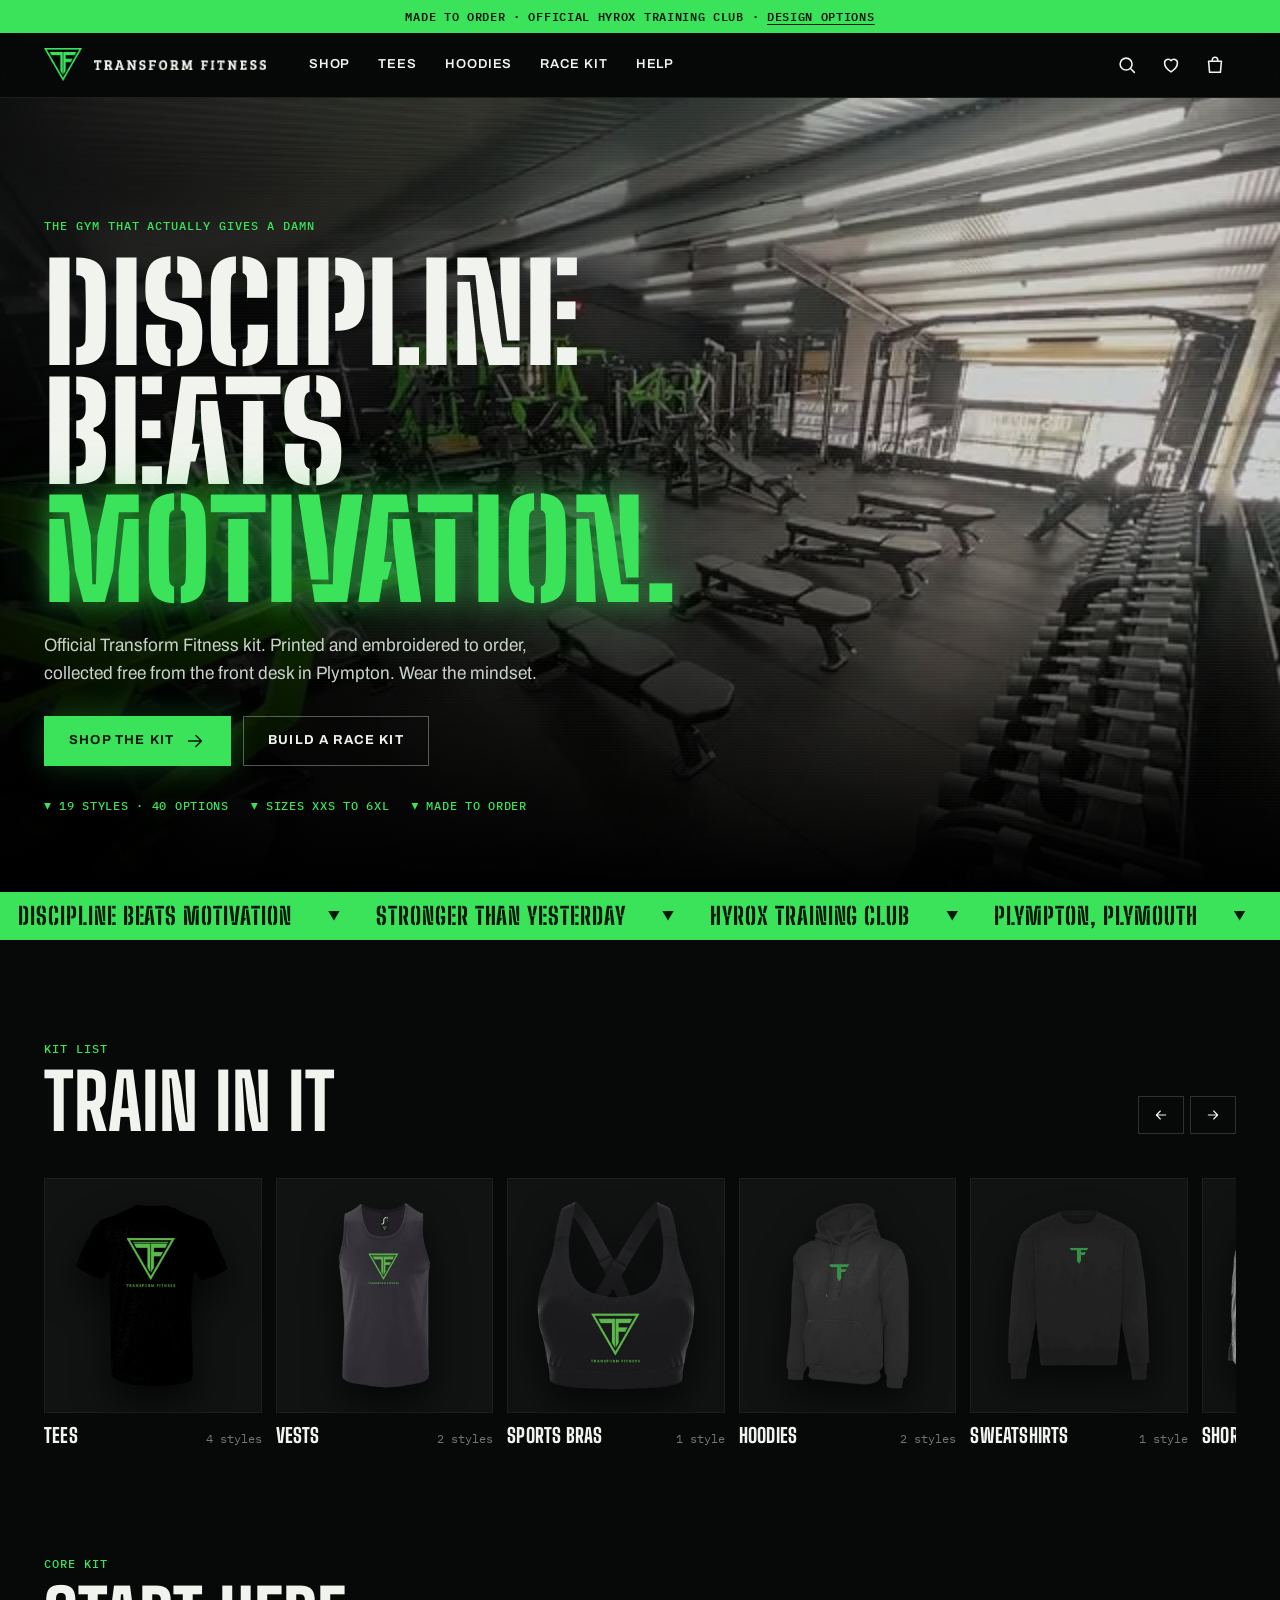
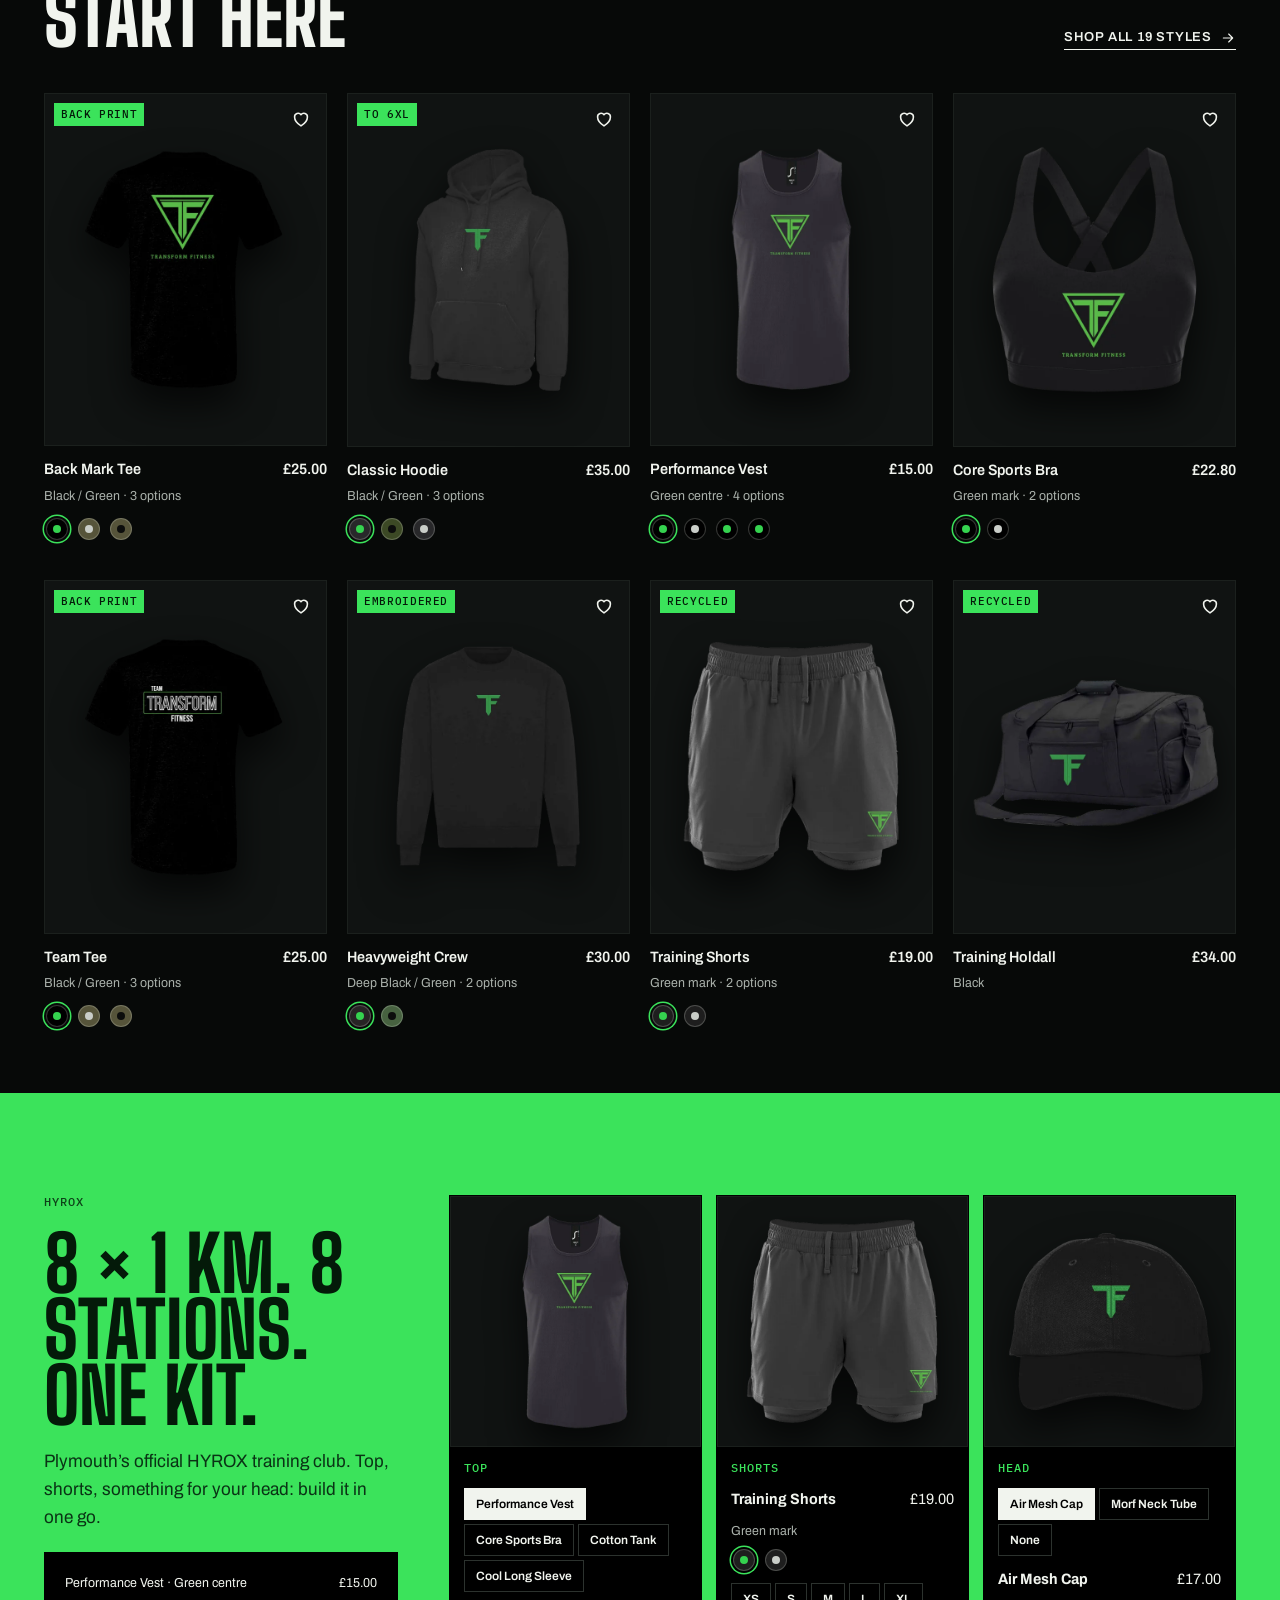
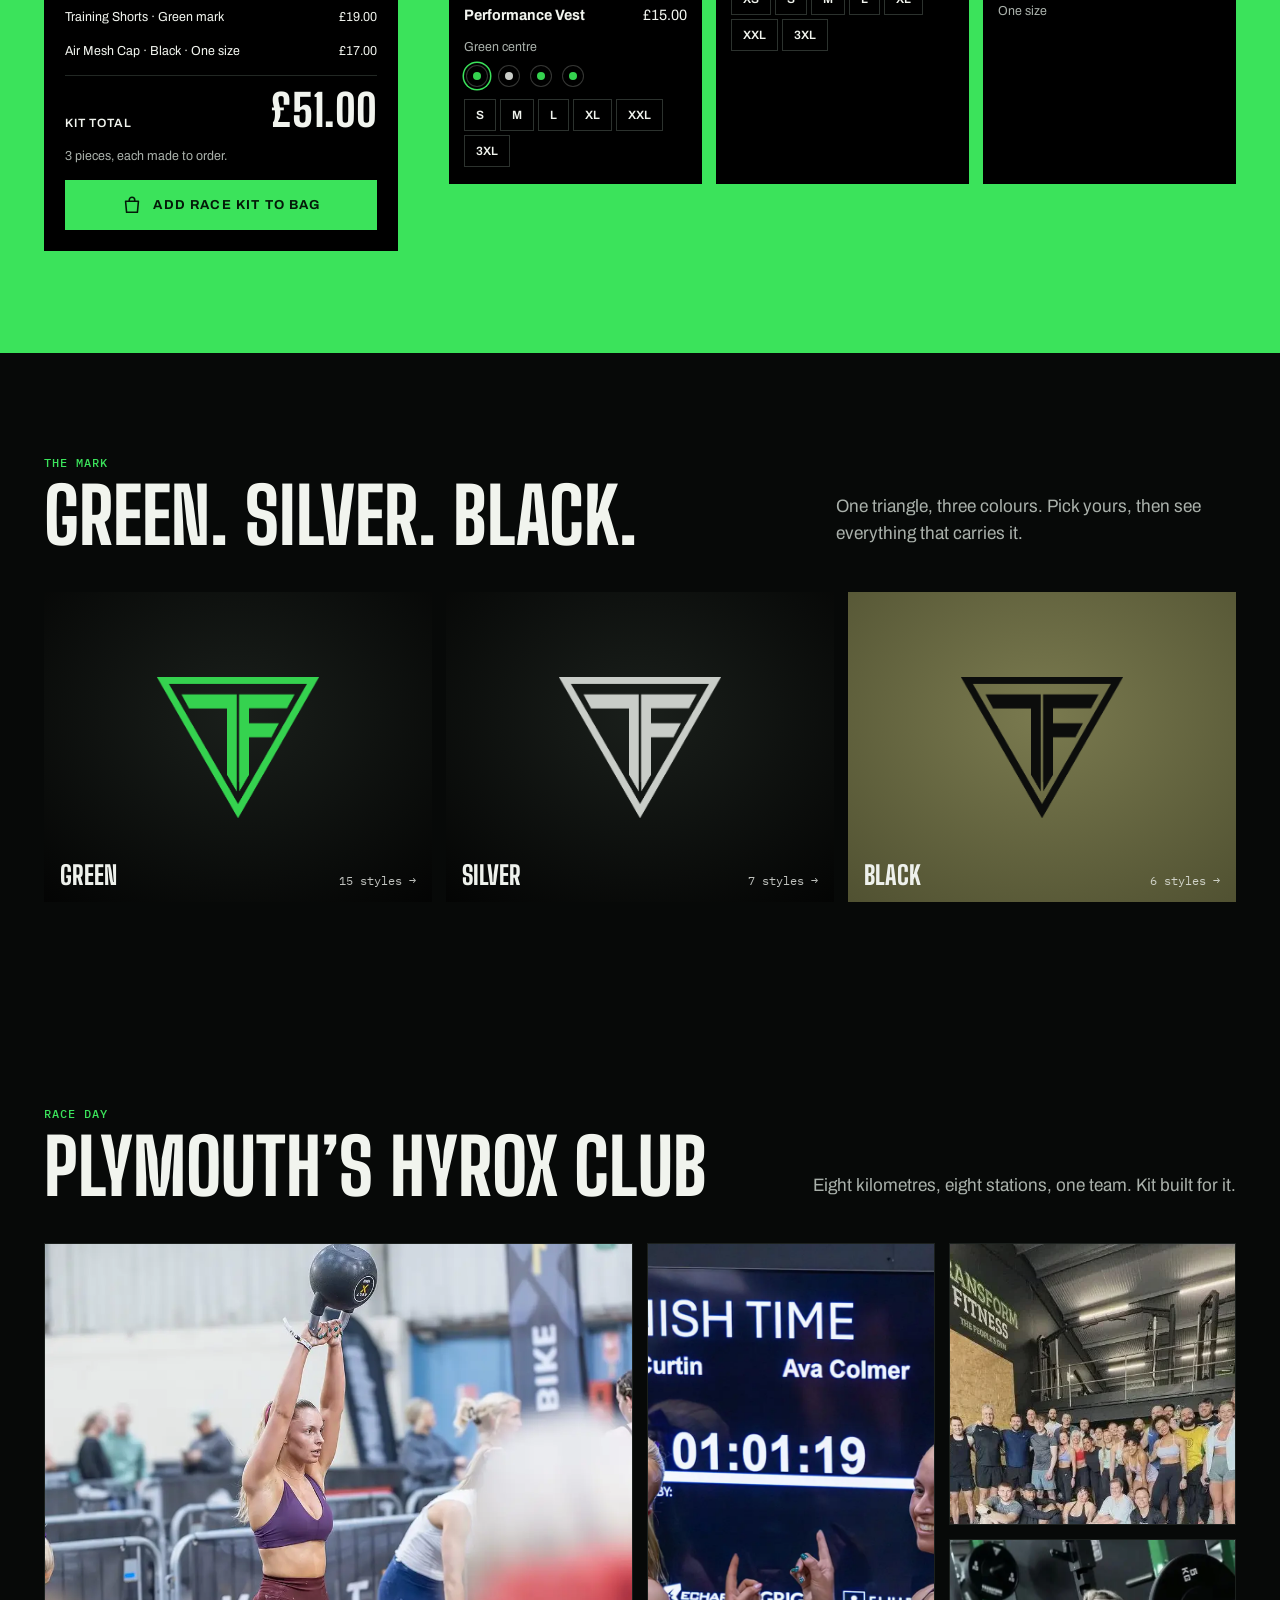
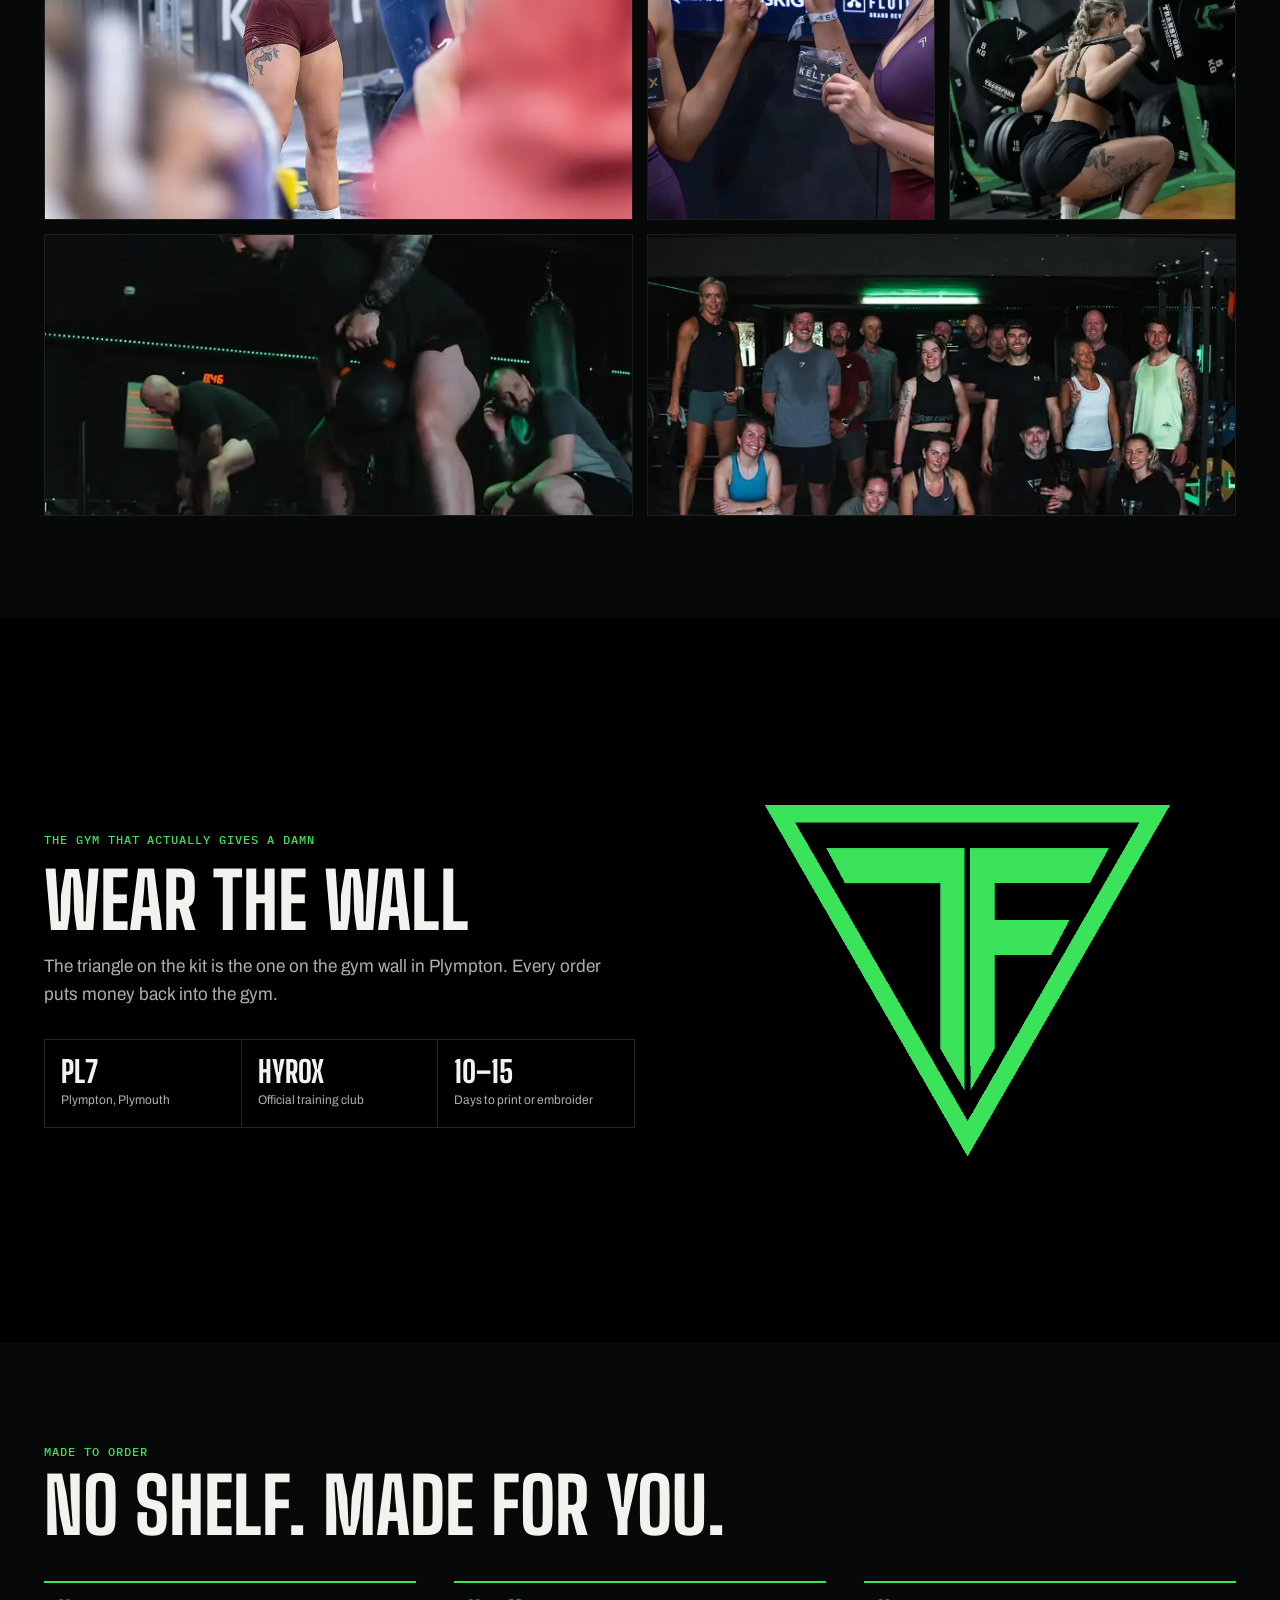
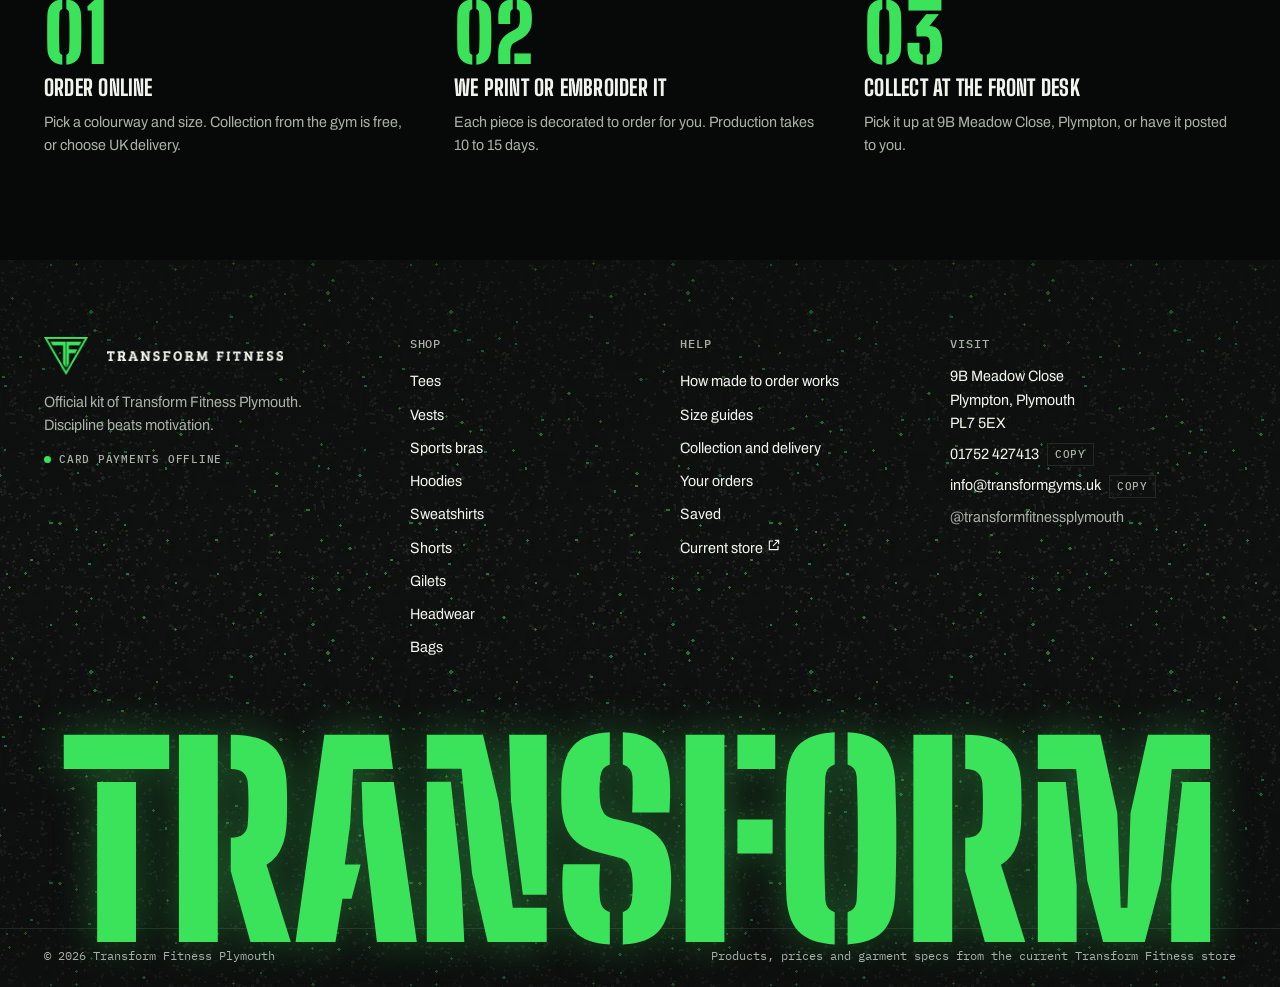
<file: options/blackout/index.html>
<!doctype html>
<html lang="en-GB" data-variant="blackout">
<head>
<meta charset="utf-8">
<meta name="viewport" content="width=device-width,initial-scale=1,viewport-fit=cover">
<title>Transform Fitness Kit · Blackout</title>
<meta name="description" content="Official kit of Transform Fitness Plymouth, The People's Gym. Tees, hoodies, vests, shorts and bags with the Transform Fitness mark, printed and embroidered to order.">
<meta name="robots" content="noindex">
<meta name="theme-color" content="#0B0D0C">
<link rel="icon" href="/favicon.png" type="image/png">
<link rel="apple-touch-icon" href="/apple-touch-icon.png">
<link rel="canonical" href="https://shop.tcmfuel.com/">
<meta property="og:type" content="website">
<meta property="og:site_name" content="Transform Fitness Kit">
<meta property="og:title" content="Transform Fitness Kit · Blackout option">
<meta property="og:description" content="Official kit of Transform Fitness Plymouth, The People's Gym. Tees, hoodies, vests, shorts and bags with the Transform Fitness mark, printed and embroidered to order.">
<meta property="og:image" content="https://shop.tcmfuel.com/og.jpg">
<link rel="preconnect" href="https://fonts.googleapis.com">
<link rel="preconnect" href="https://fonts.gstatic.com" crossorigin>
<link rel="stylesheet" href="https://fonts.googleapis.com/css2?family=Big+Shoulders+Stencil+Display:wght@800;900&family=Big+Shoulders+Display:wght@700;800;900&family=Archivo:wdth,wght@62..125,400..800&family=IBM+Plex+Mono:wght@400;500;600&display=swap">
<link rel="stylesheet" href="/css/store.css?v=20260930c">
<link rel="stylesheet" href="theme.css?v=20260930c">
<script>window.TF_ASSET_BASE = '/';</script>
<script src="site.js?v=20260930c"></script>
</head>
<body>
<div id="app"></div>
<noscript><p style="padding:24px">The Transform Fitness kit store needs JavaScript to run.</p></noscript>
<script src="/vendor/htm-preact-3.1.1.umd.js"></script>
<script src="/catalog.js?v=20260930c"></script>
<script src="/app.js?v=20260930c"></script>
</body>
</html>
</file>
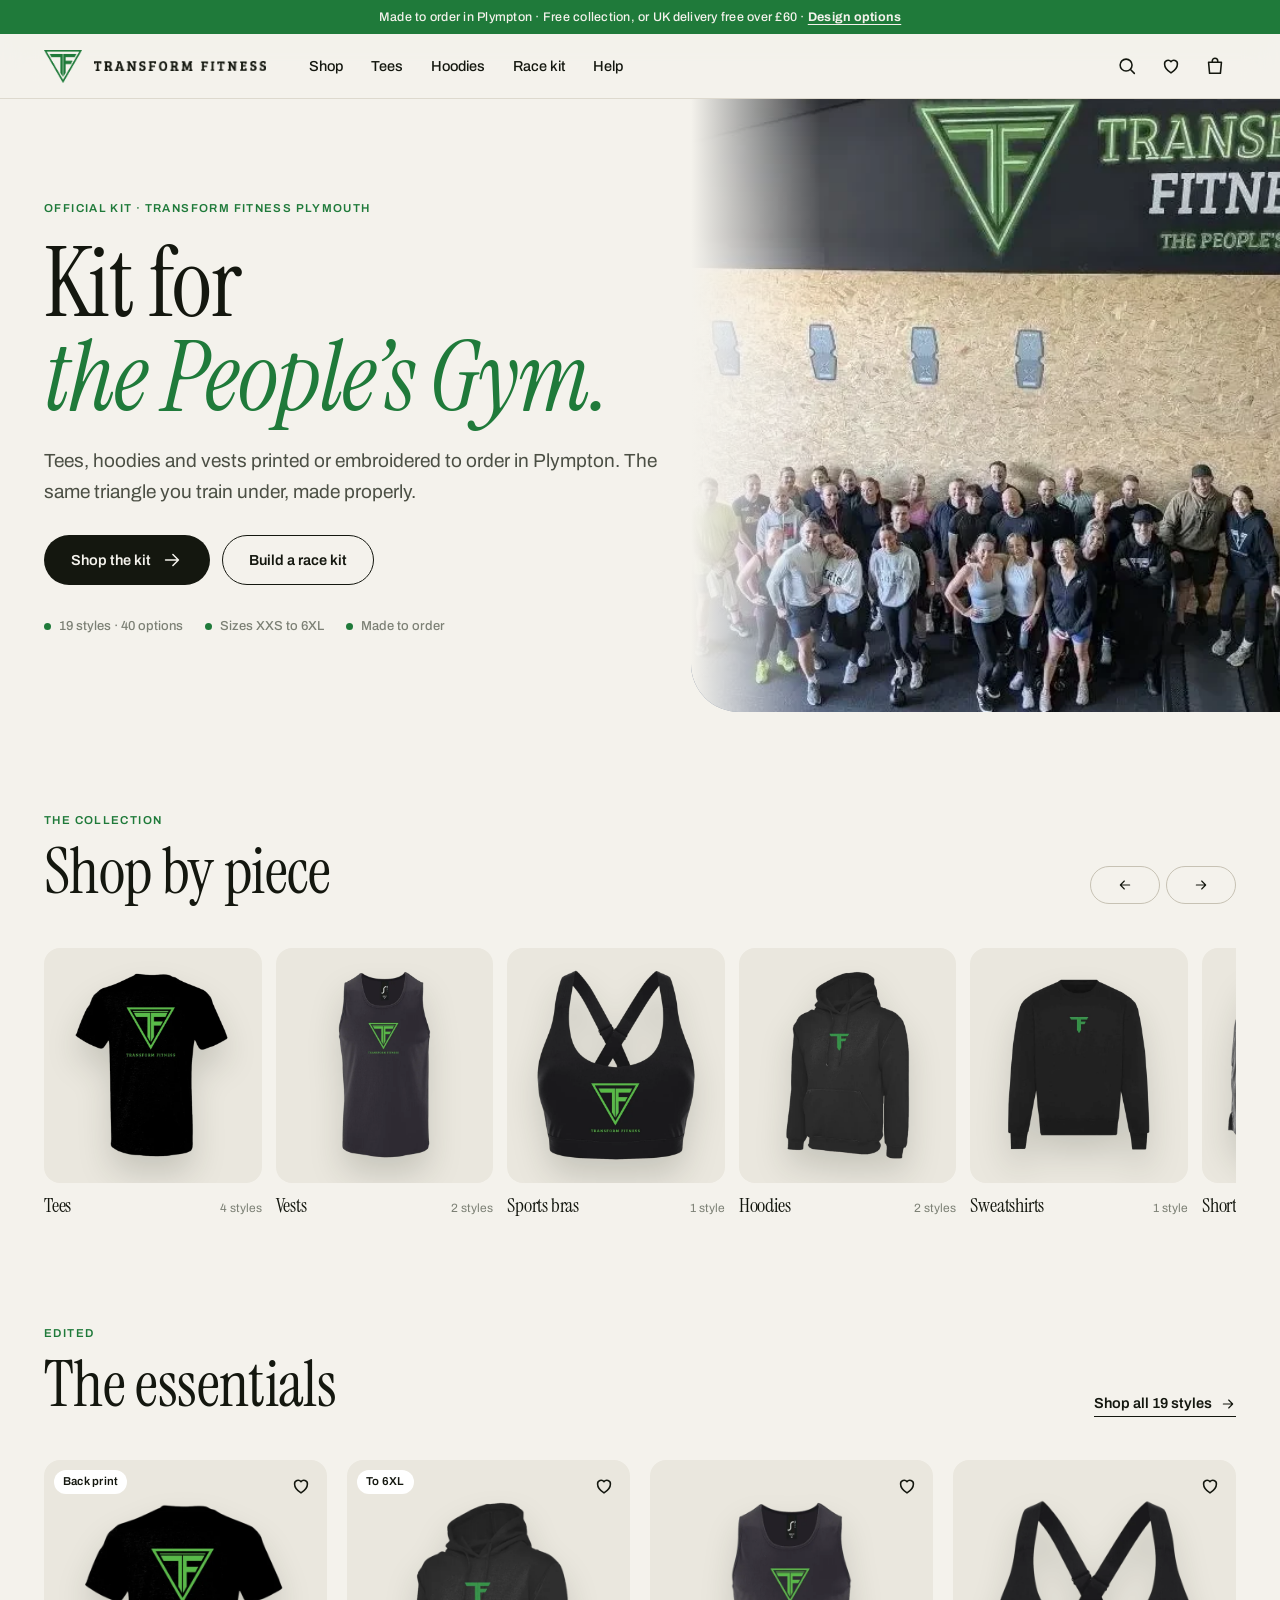
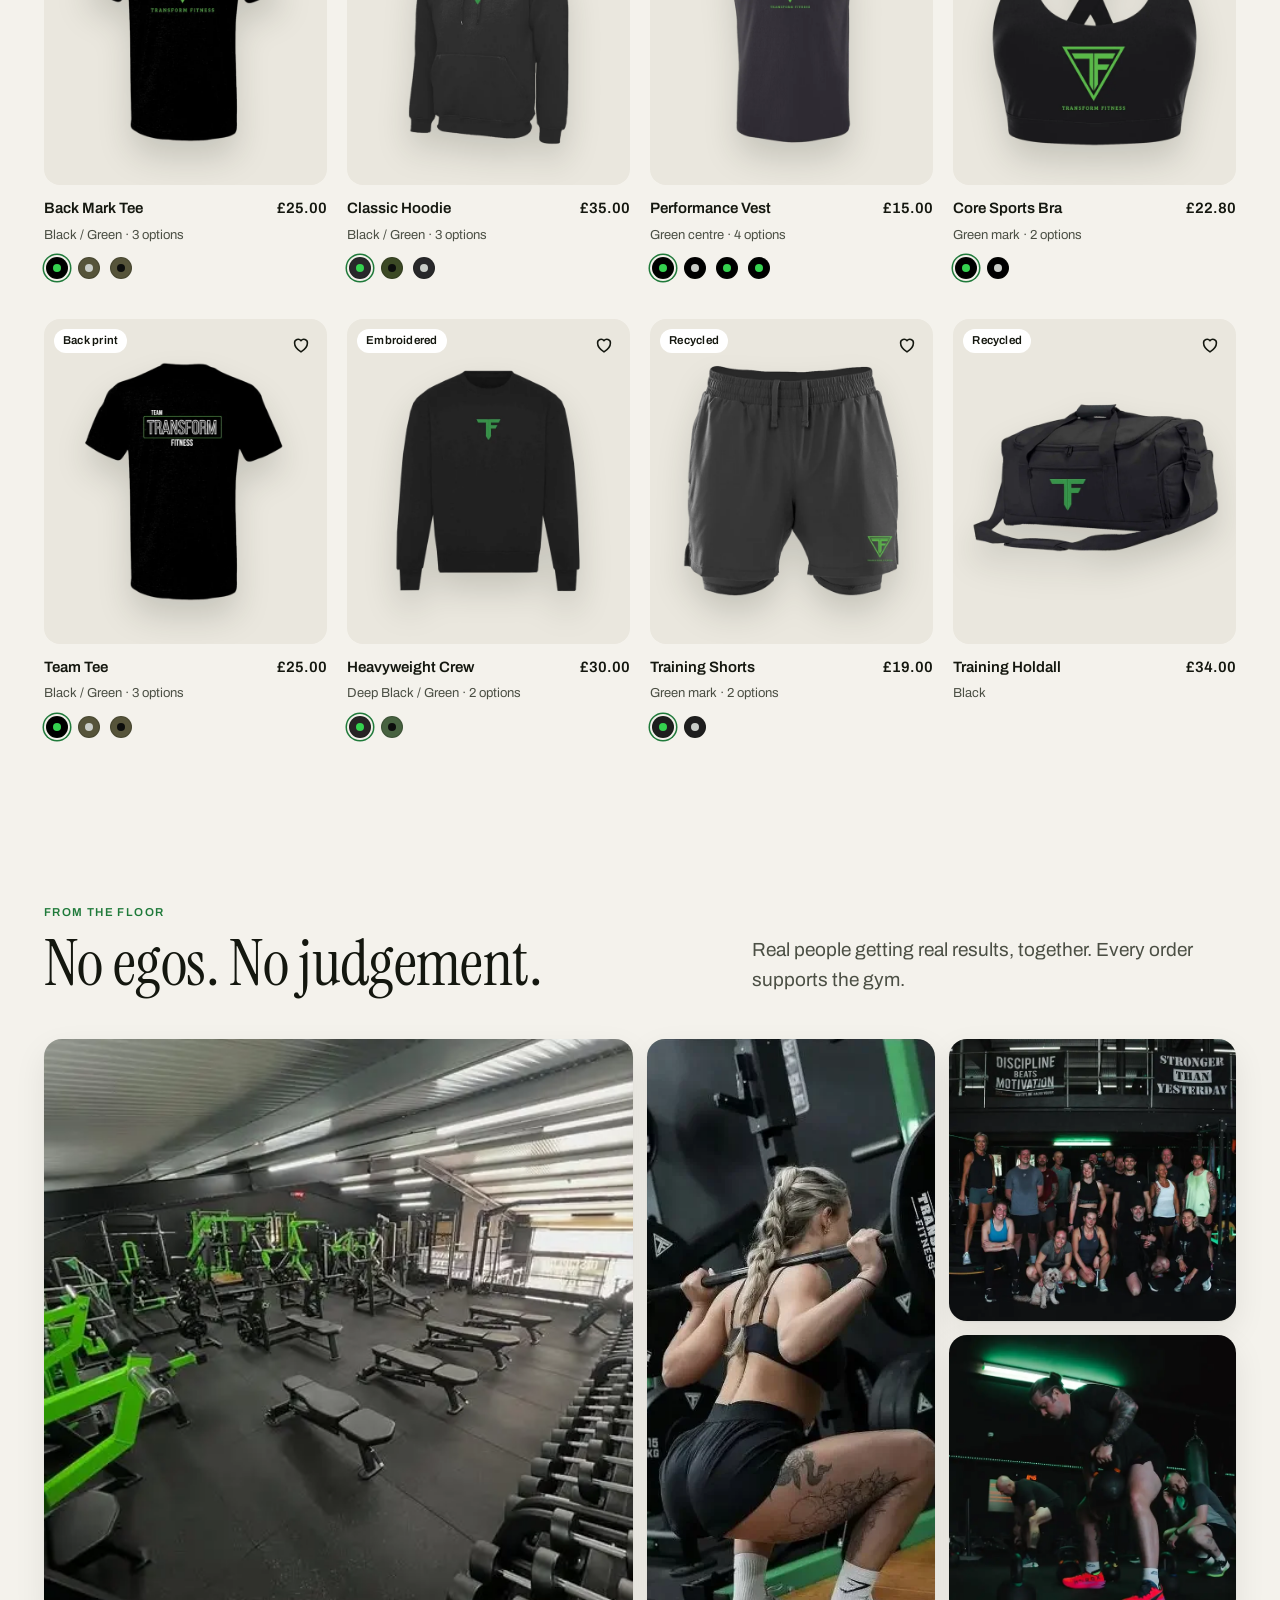
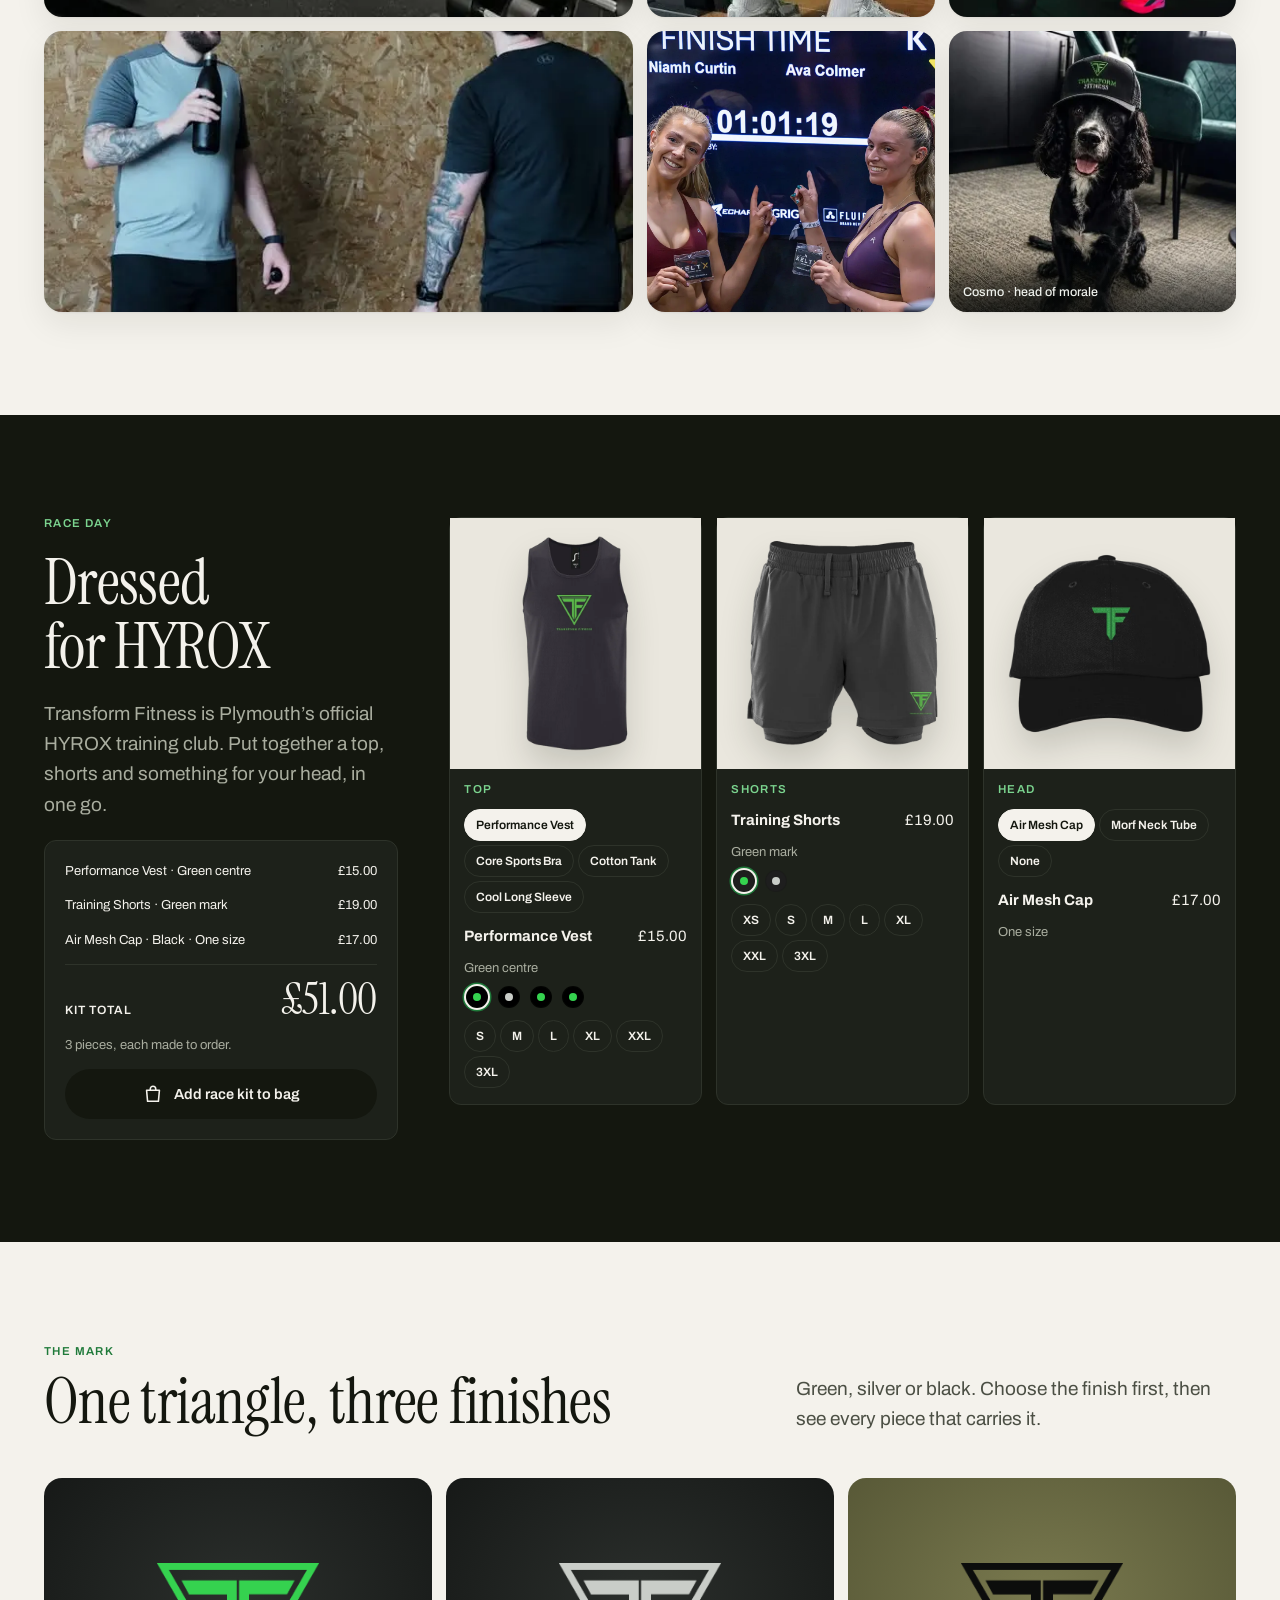
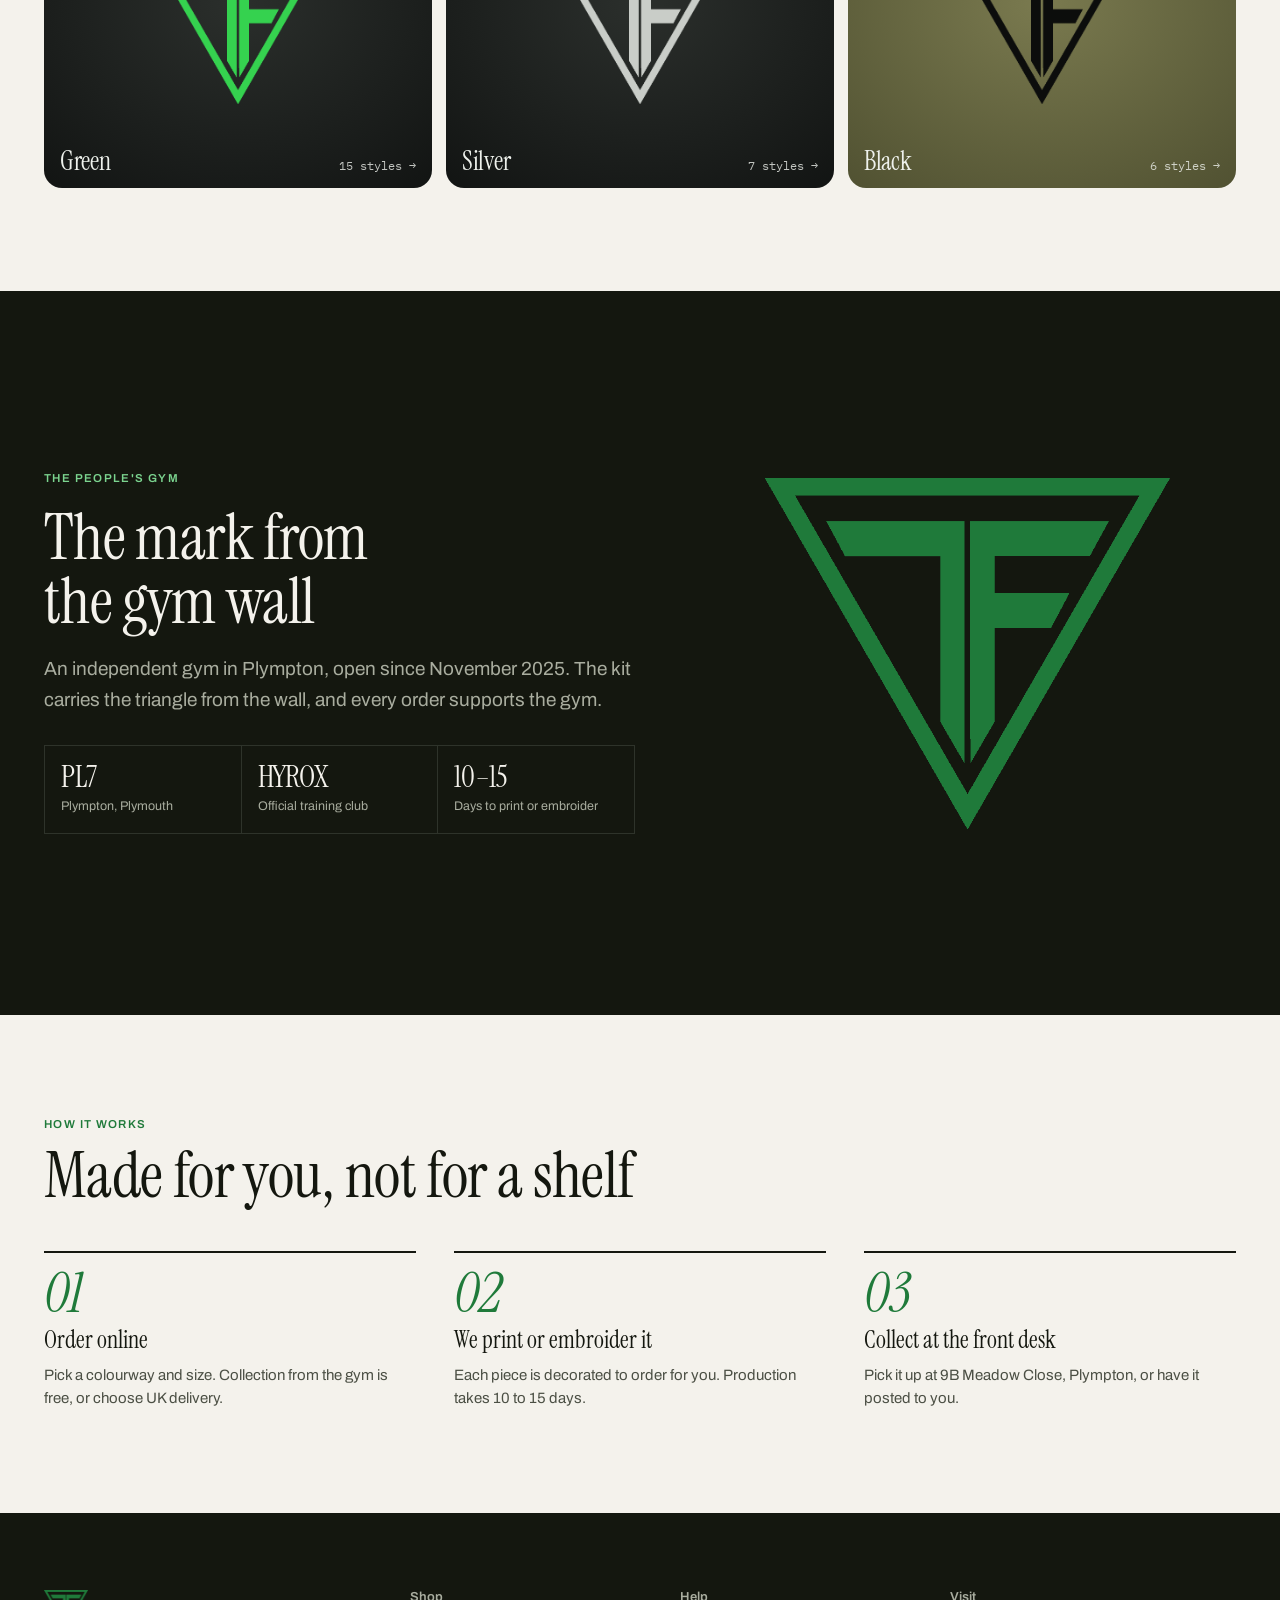
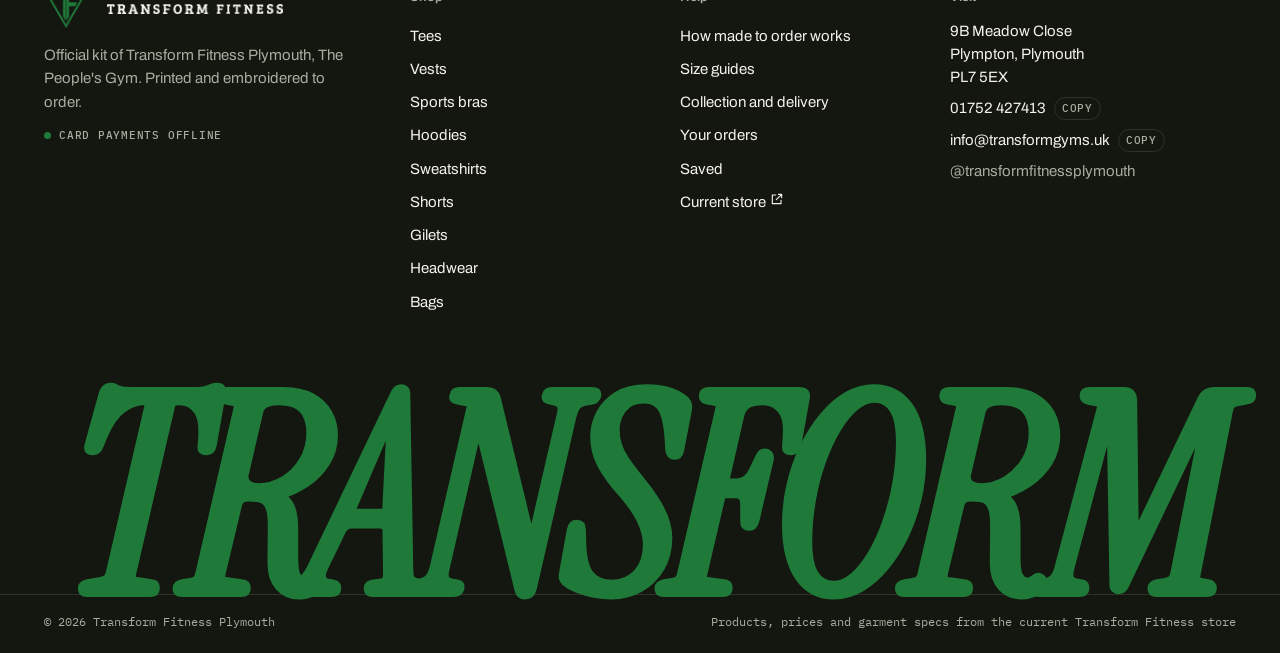
<file: options/chalk/index.html>
<!doctype html>
<html lang="en-GB" data-variant="chalk">
<head>
<meta charset="utf-8">
<meta name="viewport" content="width=device-width,initial-scale=1,viewport-fit=cover">
<title>Transform Fitness Kit · Chalk</title>
<meta name="description" content="Official kit of Transform Fitness Plymouth, The People's Gym. Tees, hoodies, vests, shorts and bags with the Transform Fitness mark, printed and embroidered to order.">
<meta name="robots" content="noindex">
<meta name="theme-color" content="#0B0D0C">
<link rel="icon" href="/favicon.png" type="image/png">
<link rel="apple-touch-icon" href="/apple-touch-icon.png">
<link rel="canonical" href="https://shop.tcmfuel.com/">
<meta property="og:type" content="website">
<meta property="og:site_name" content="Transform Fitness Kit">
<meta property="og:title" content="Transform Fitness Kit · Chalk option">
<meta property="og:description" content="Official kit of Transform Fitness Plymouth, The People's Gym. Tees, hoodies, vests, shorts and bags with the Transform Fitness mark, printed and embroidered to order.">
<meta property="og:image" content="https://shop.tcmfuel.com/og.jpg">
<link rel="preconnect" href="https://fonts.googleapis.com">
<link rel="preconnect" href="https://fonts.gstatic.com" crossorigin>
<link rel="stylesheet" href="https://fonts.googleapis.com/css2?family=Instrument+Serif:ital@0;1&family=Archivo:wdth,wght@62..125,400..800&family=IBM+Plex+Mono:wght@400;500;600&display=swap">
<link rel="stylesheet" href="/css/store.css?v=20260930c">
<link rel="stylesheet" href="theme.css?v=20260930c">
<script>window.TF_ASSET_BASE = '/';</script>
<script src="site.js?v=20260930c"></script>
</head>
<body>
<div id="app"></div>
<noscript><p style="padding:24px">The Transform Fitness kit store needs JavaScript to run.</p></noscript>
<script src="/vendor/htm-preact-3.1.1.umd.js"></script>
<script src="/catalog.js?v=20260930c"></script>
<script src="/app.js?v=20260930c"></script>
</body>
</html>
</file>
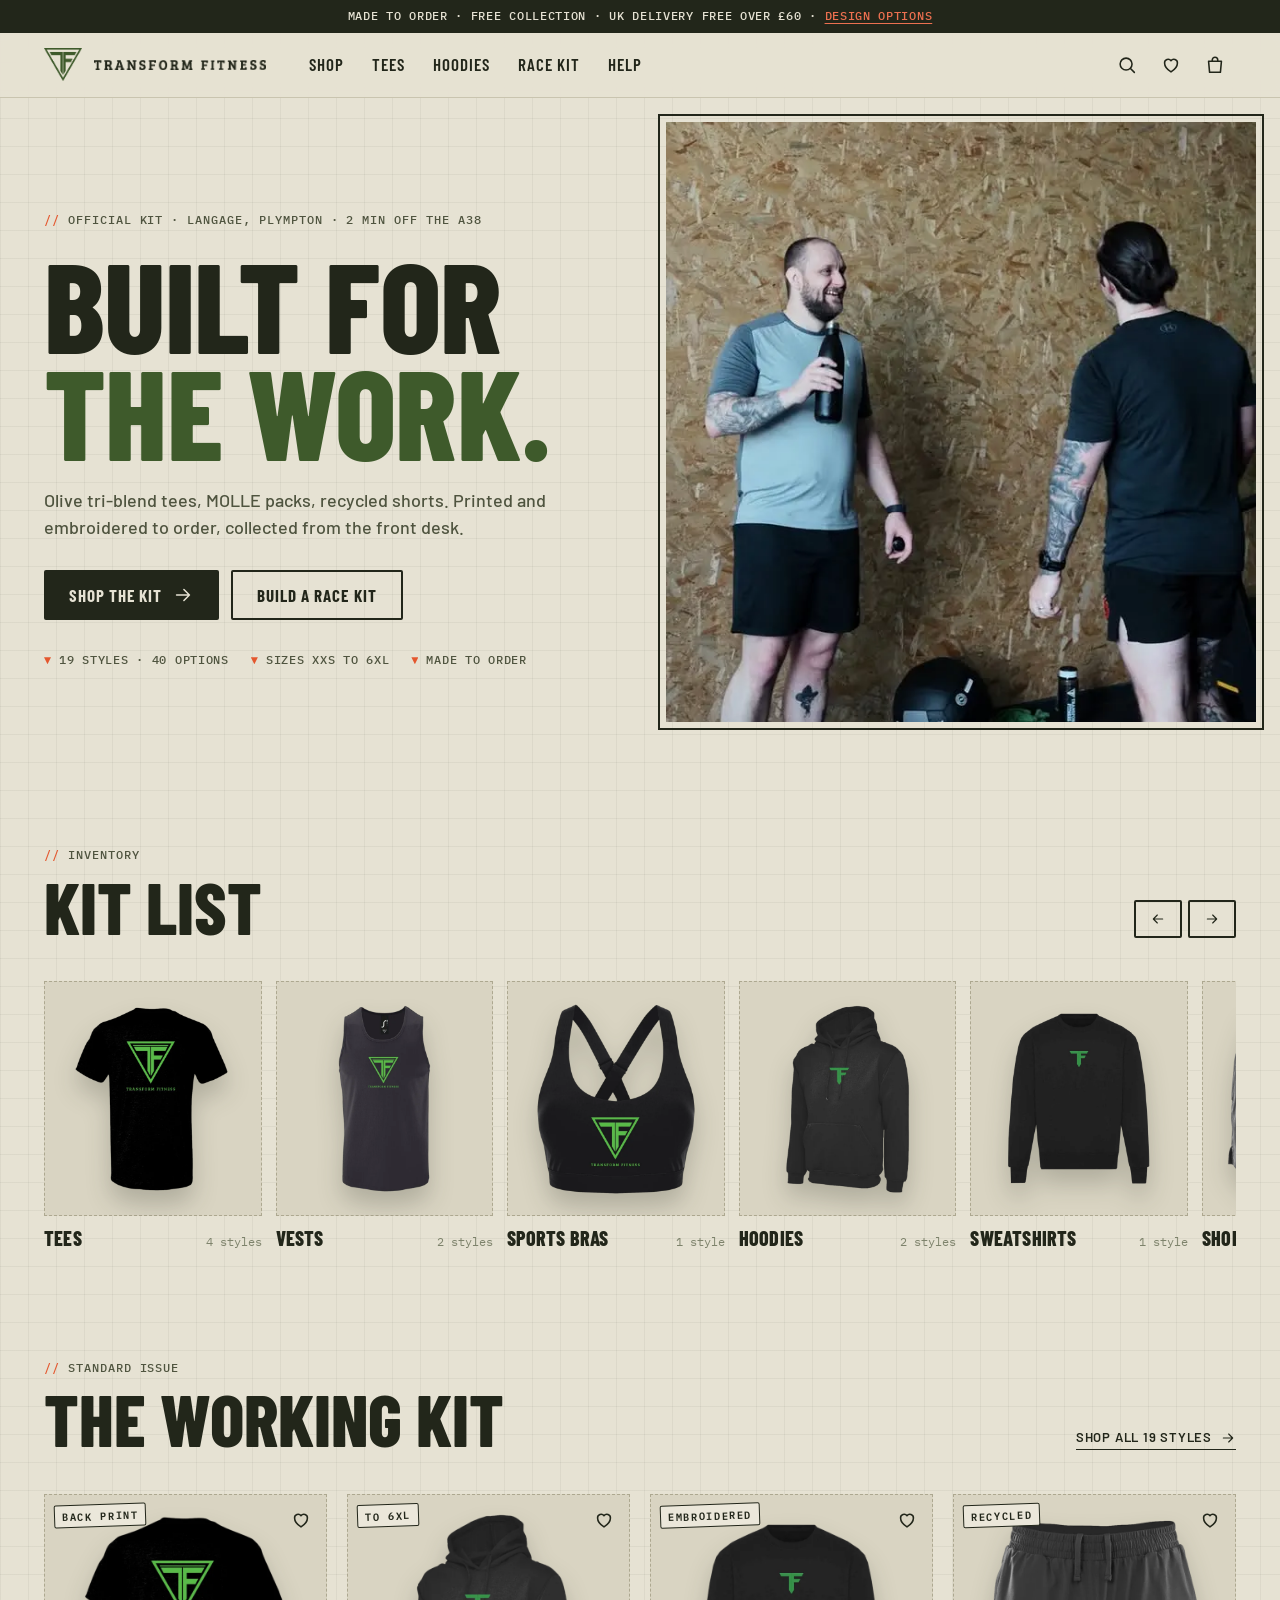
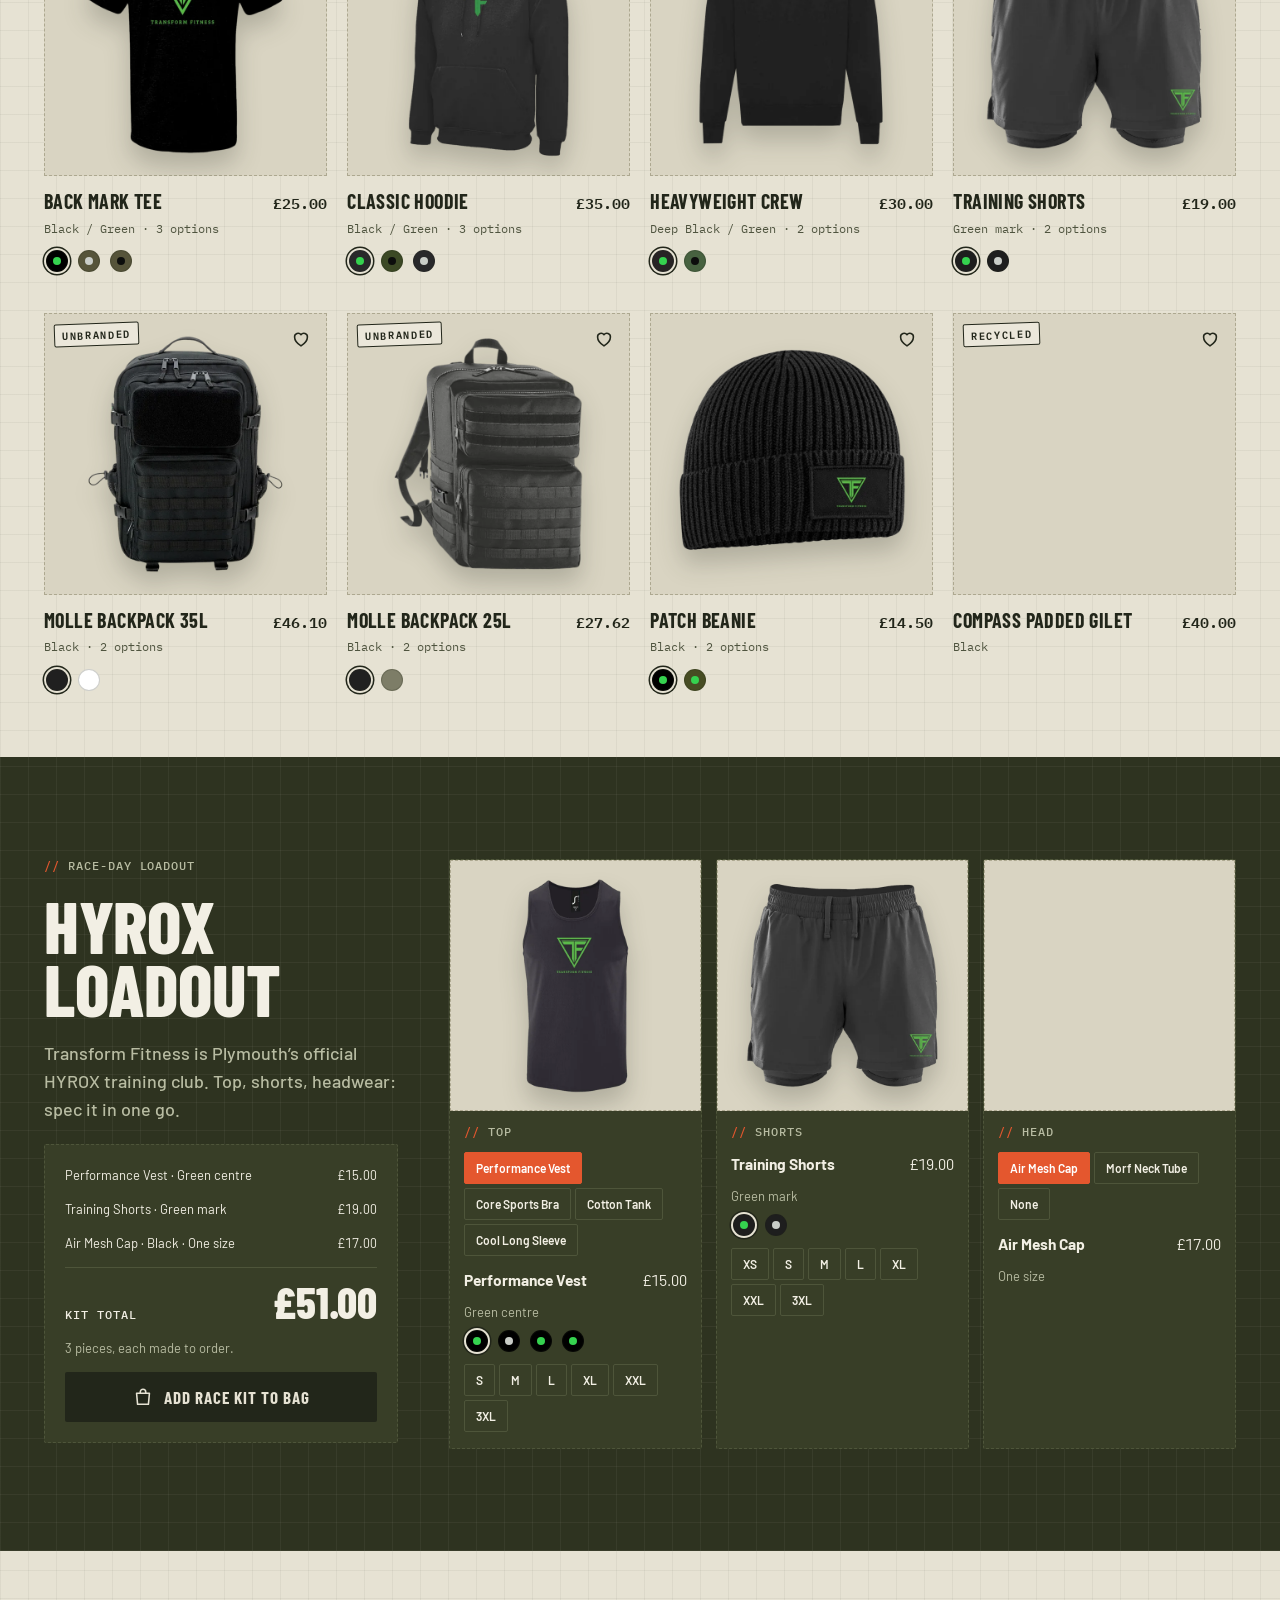
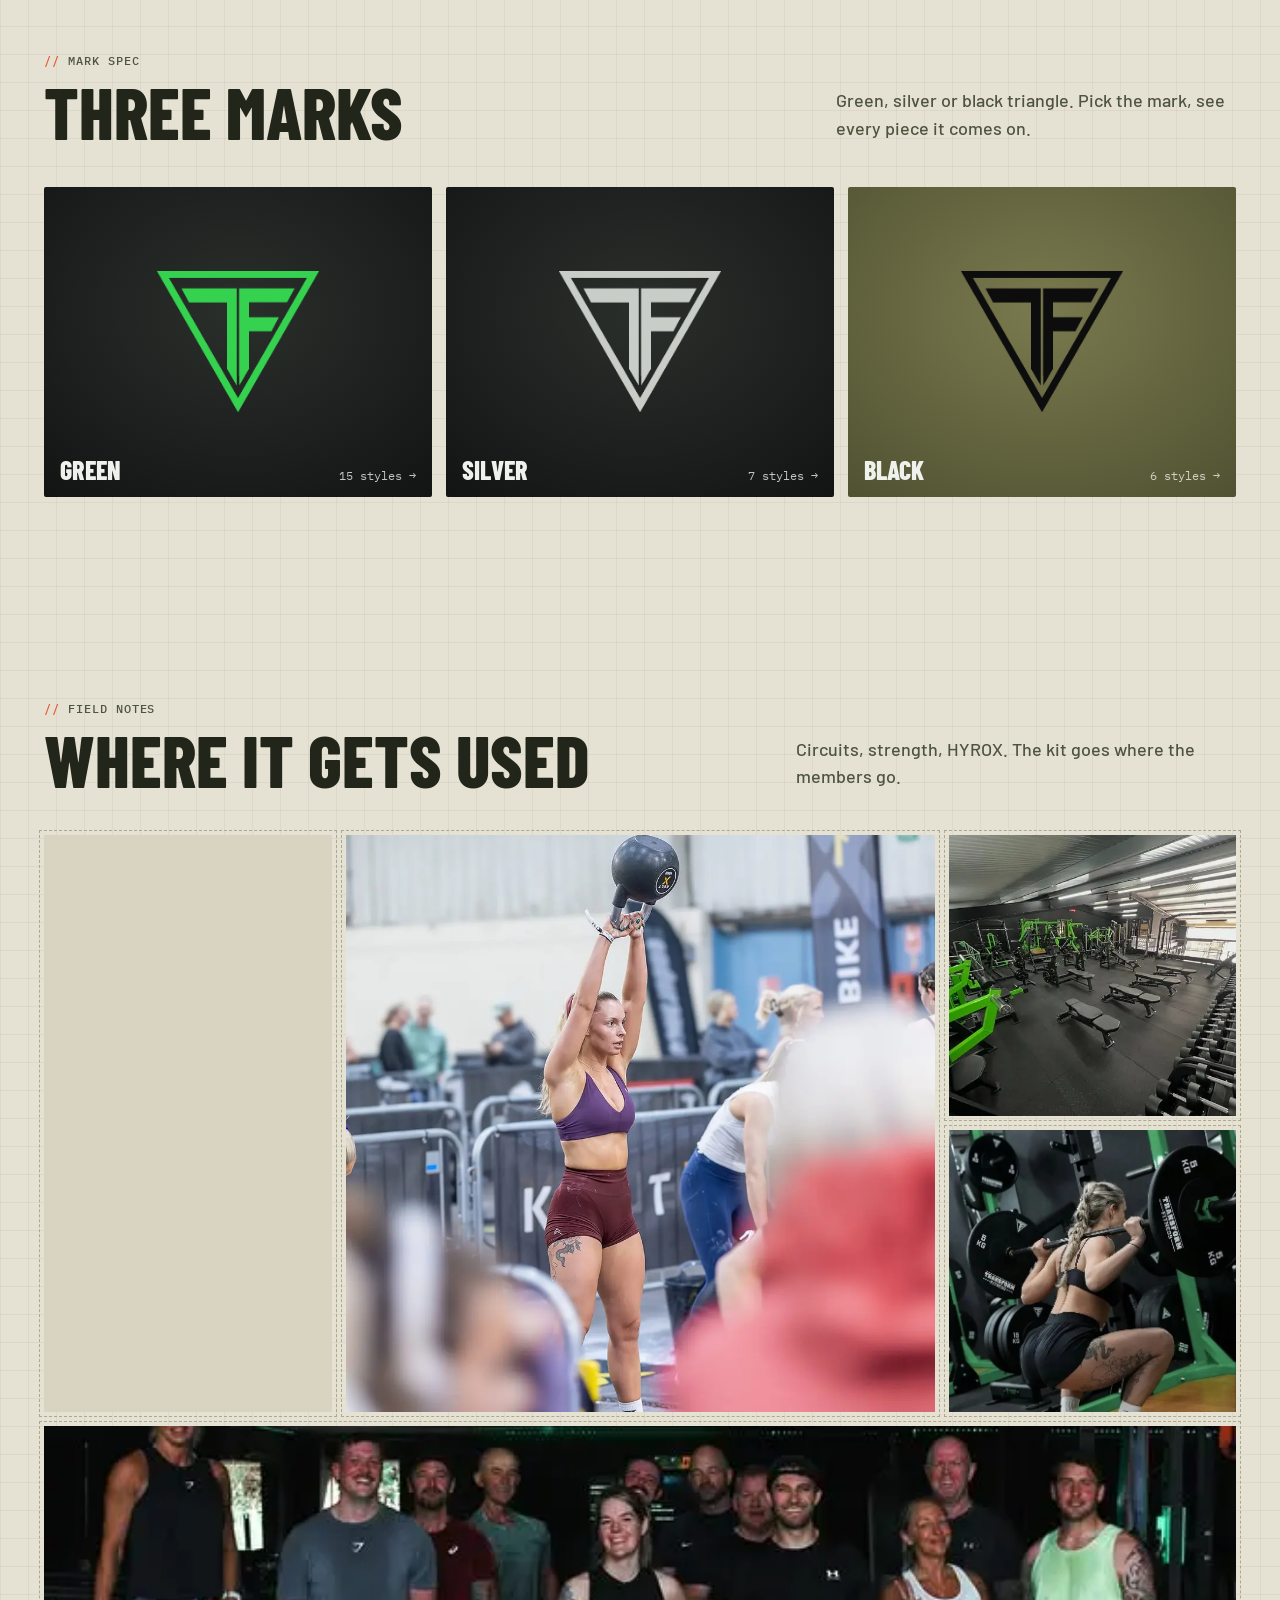
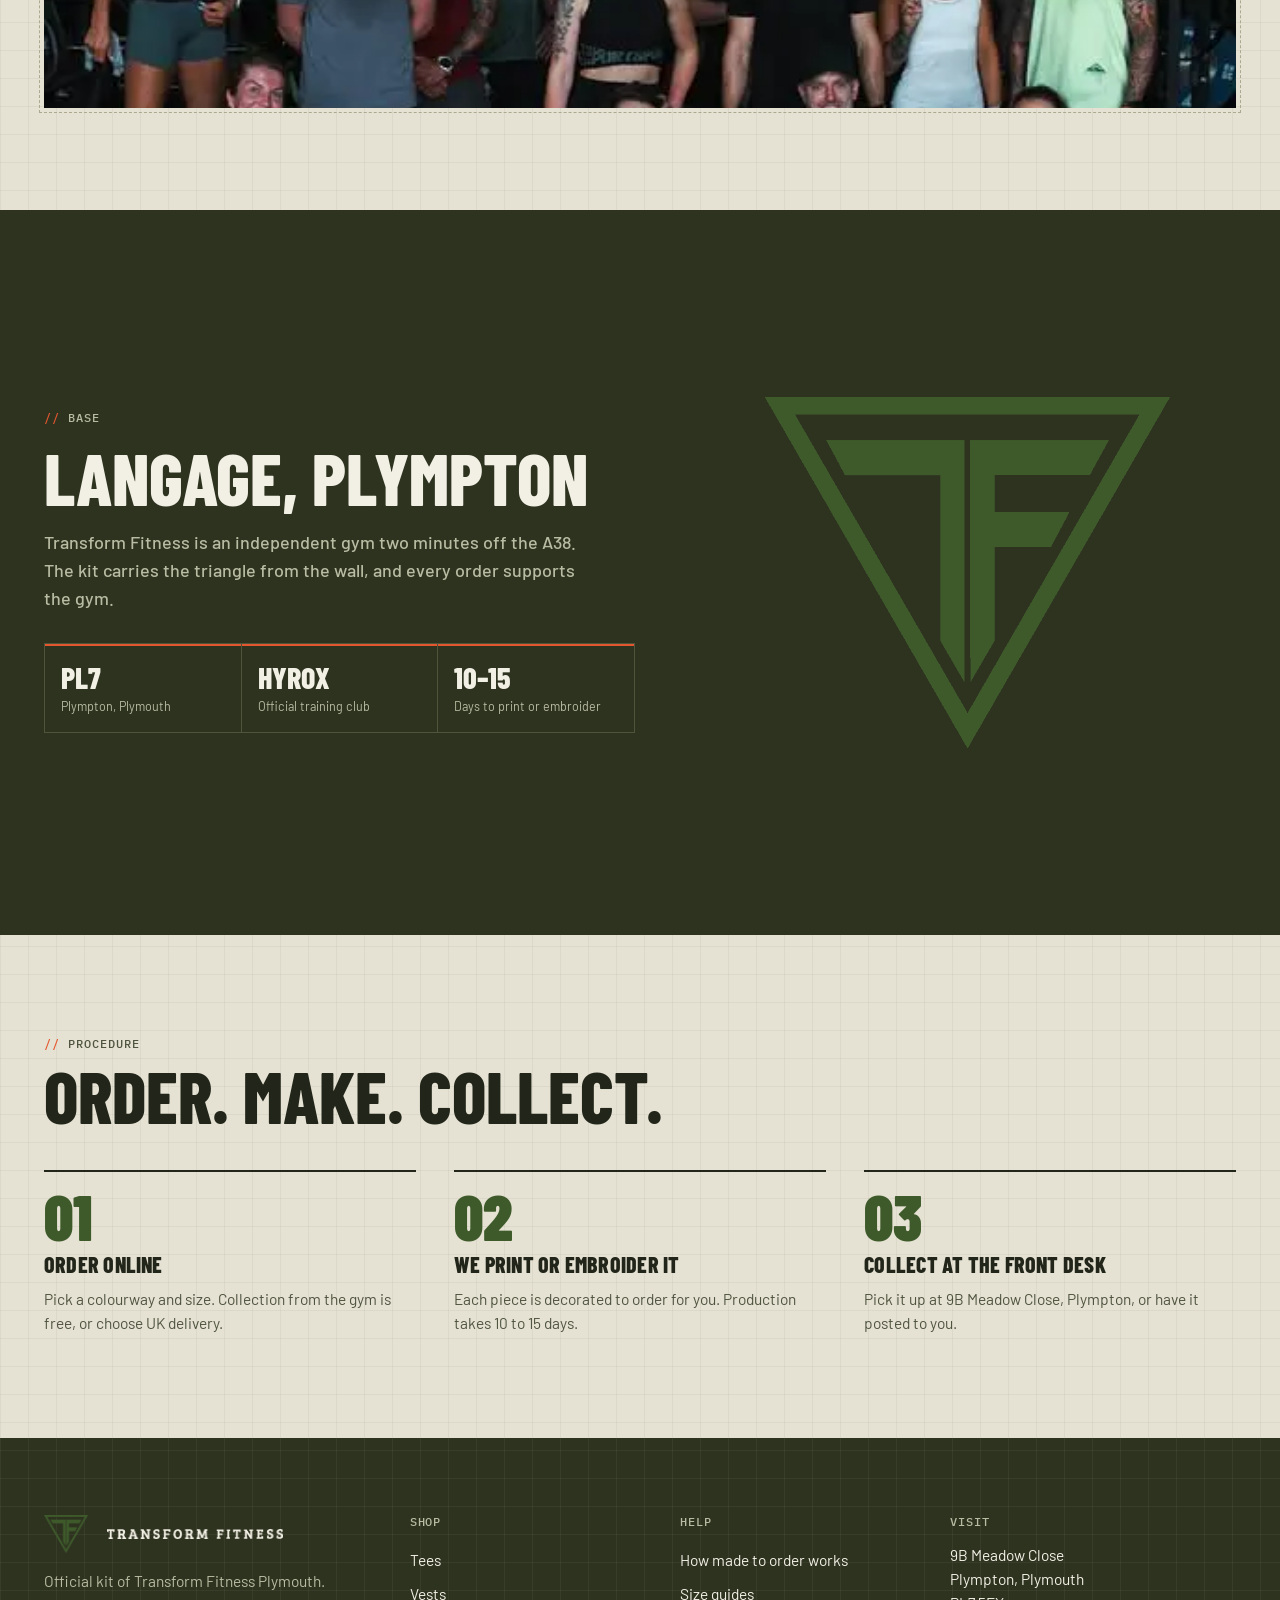
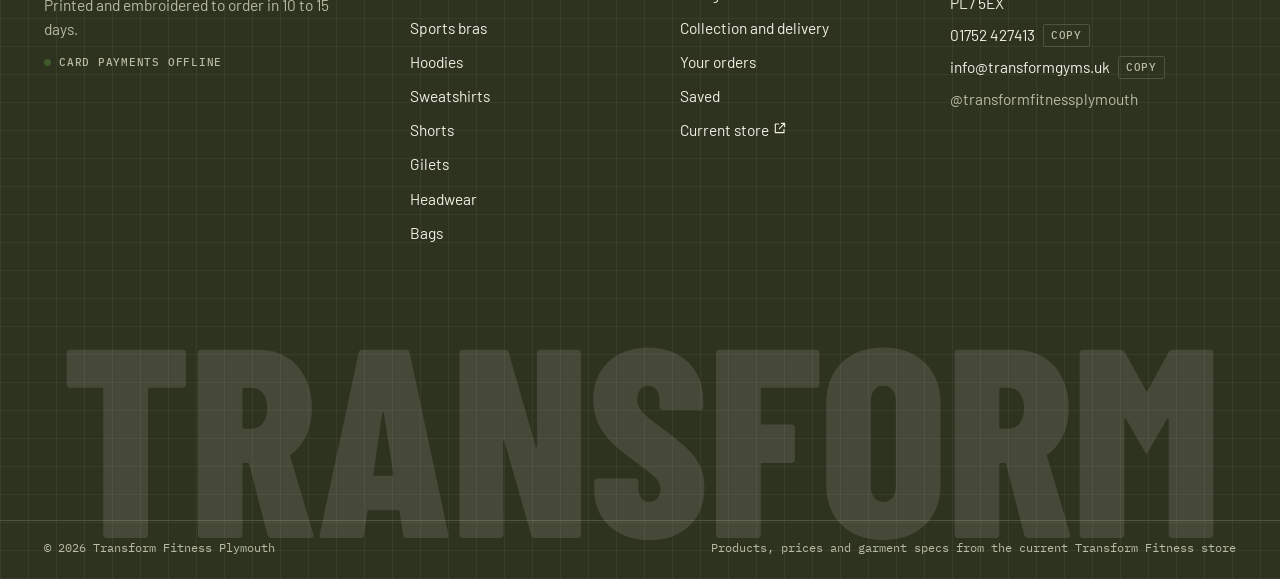
<file: options/field/index.html>
<!doctype html>
<html lang="en-GB" data-variant="field">
<head>
<meta charset="utf-8">
<meta name="viewport" content="width=device-width,initial-scale=1,viewport-fit=cover">
<title>Transform Fitness Kit · Field</title>
<meta name="description" content="Official kit of Transform Fitness Plymouth, The People's Gym. Tees, hoodies, vests, shorts and bags with the Transform Fitness mark, printed and embroidered to order.">
<meta name="robots" content="noindex">
<meta name="theme-color" content="#0B0D0C">
<link rel="icon" href="/favicon.png" type="image/png">
<link rel="apple-touch-icon" href="/apple-touch-icon.png">
<link rel="canonical" href="https://shop.tcmfuel.com/">
<meta property="og:type" content="website">
<meta property="og:site_name" content="Transform Fitness Kit">
<meta property="og:title" content="Transform Fitness Kit · Field option">
<meta property="og:description" content="Official kit of Transform Fitness Plymouth, The People's Gym. Tees, hoodies, vests, shorts and bags with the Transform Fitness mark, printed and embroidered to order.">
<meta property="og:image" content="https://shop.tcmfuel.com/og.jpg">
<link rel="preconnect" href="https://fonts.googleapis.com">
<link rel="preconnect" href="https://fonts.gstatic.com" crossorigin>
<link rel="stylesheet" href="https://fonts.googleapis.com/css2?family=Barlow+Condensed:wght@600;700;800&family=Barlow:wght@400;500;600&family=IBM+Plex+Mono:wght@400;500;600&display=swap">
<link rel="stylesheet" href="/css/store.css?v=20260930c">
<link rel="stylesheet" href="theme.css?v=20260930c">
<script>window.TF_ASSET_BASE = '/';</script>
<script src="site.js?v=20260930c"></script>
</head>
<body>
<div id="app"></div>
<noscript><p style="padding:24px">The Transform Fitness kit store needs JavaScript to run.</p></noscript>
<script src="/vendor/htm-preact-3.1.1.umd.js"></script>
<script src="/catalog.js?v=20260930c"></script>
<script src="/app.js?v=20260930c"></script>
</body>
</html>
</file>
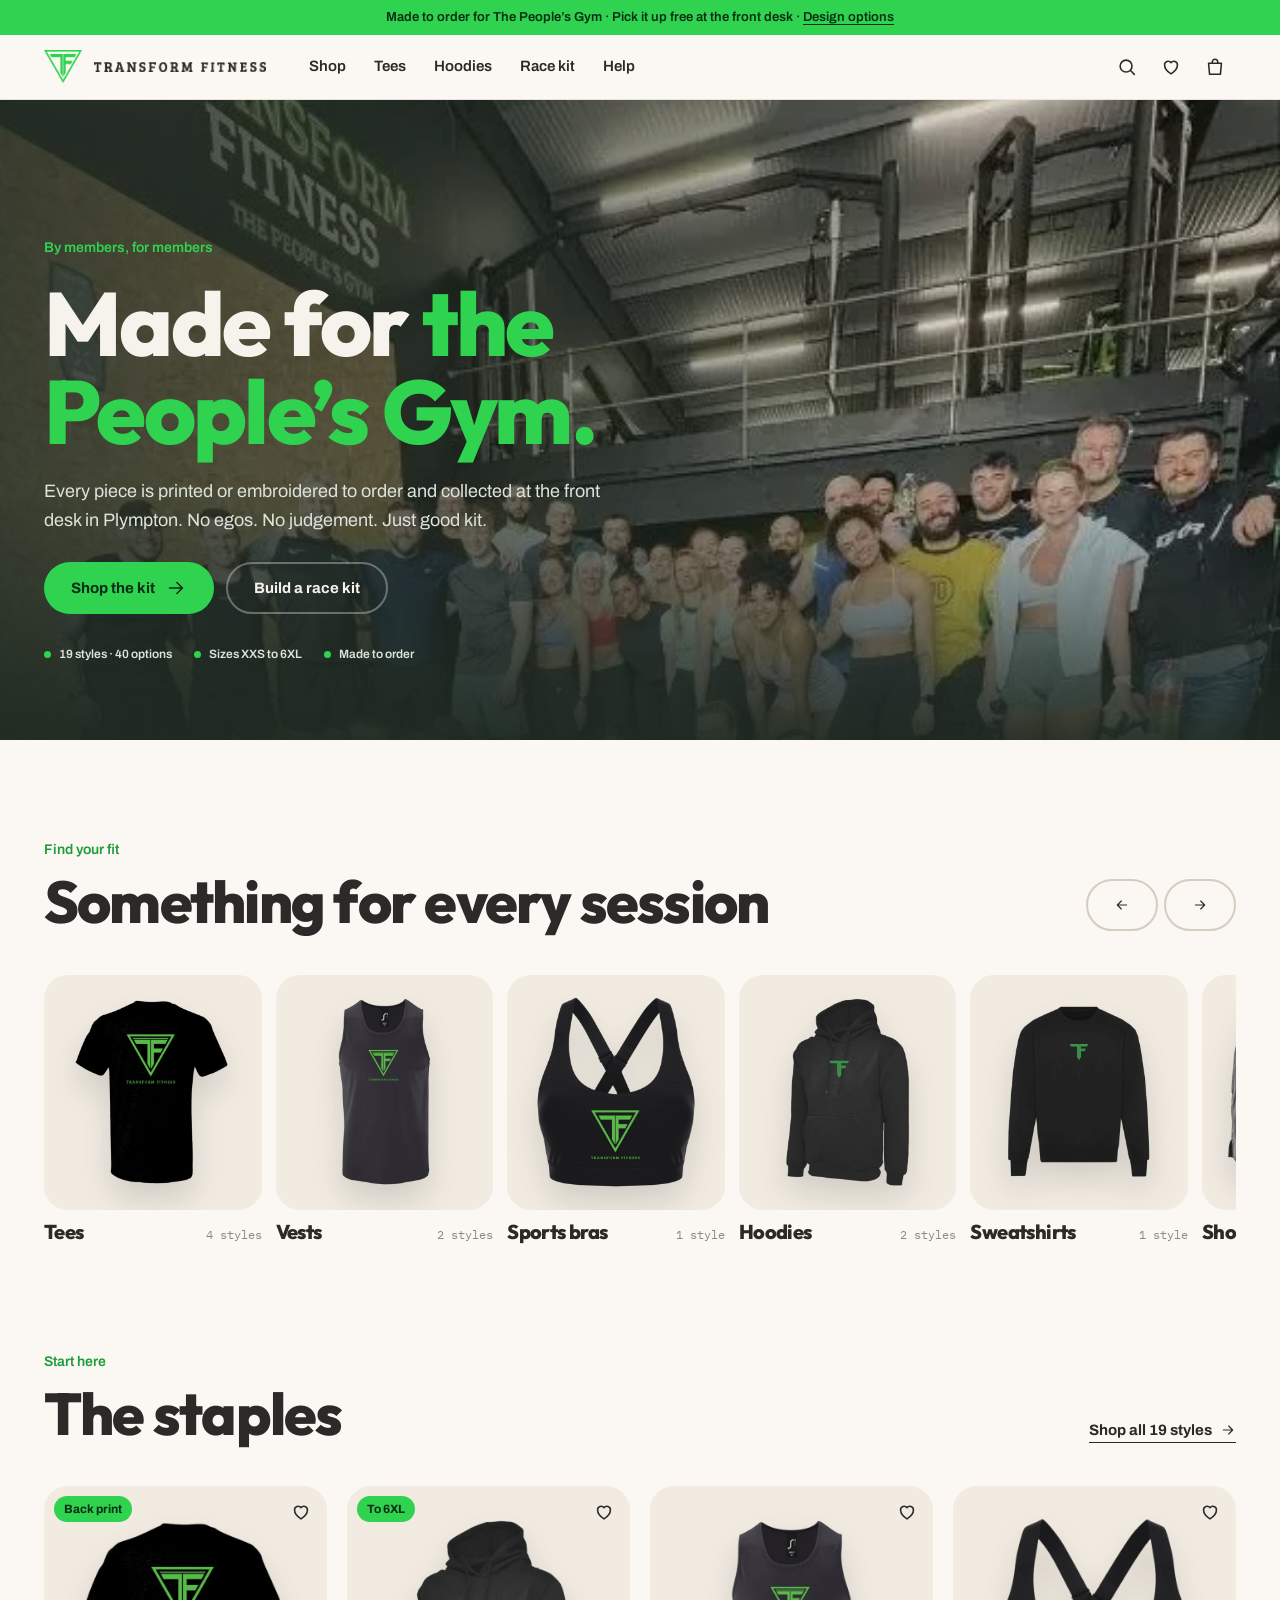
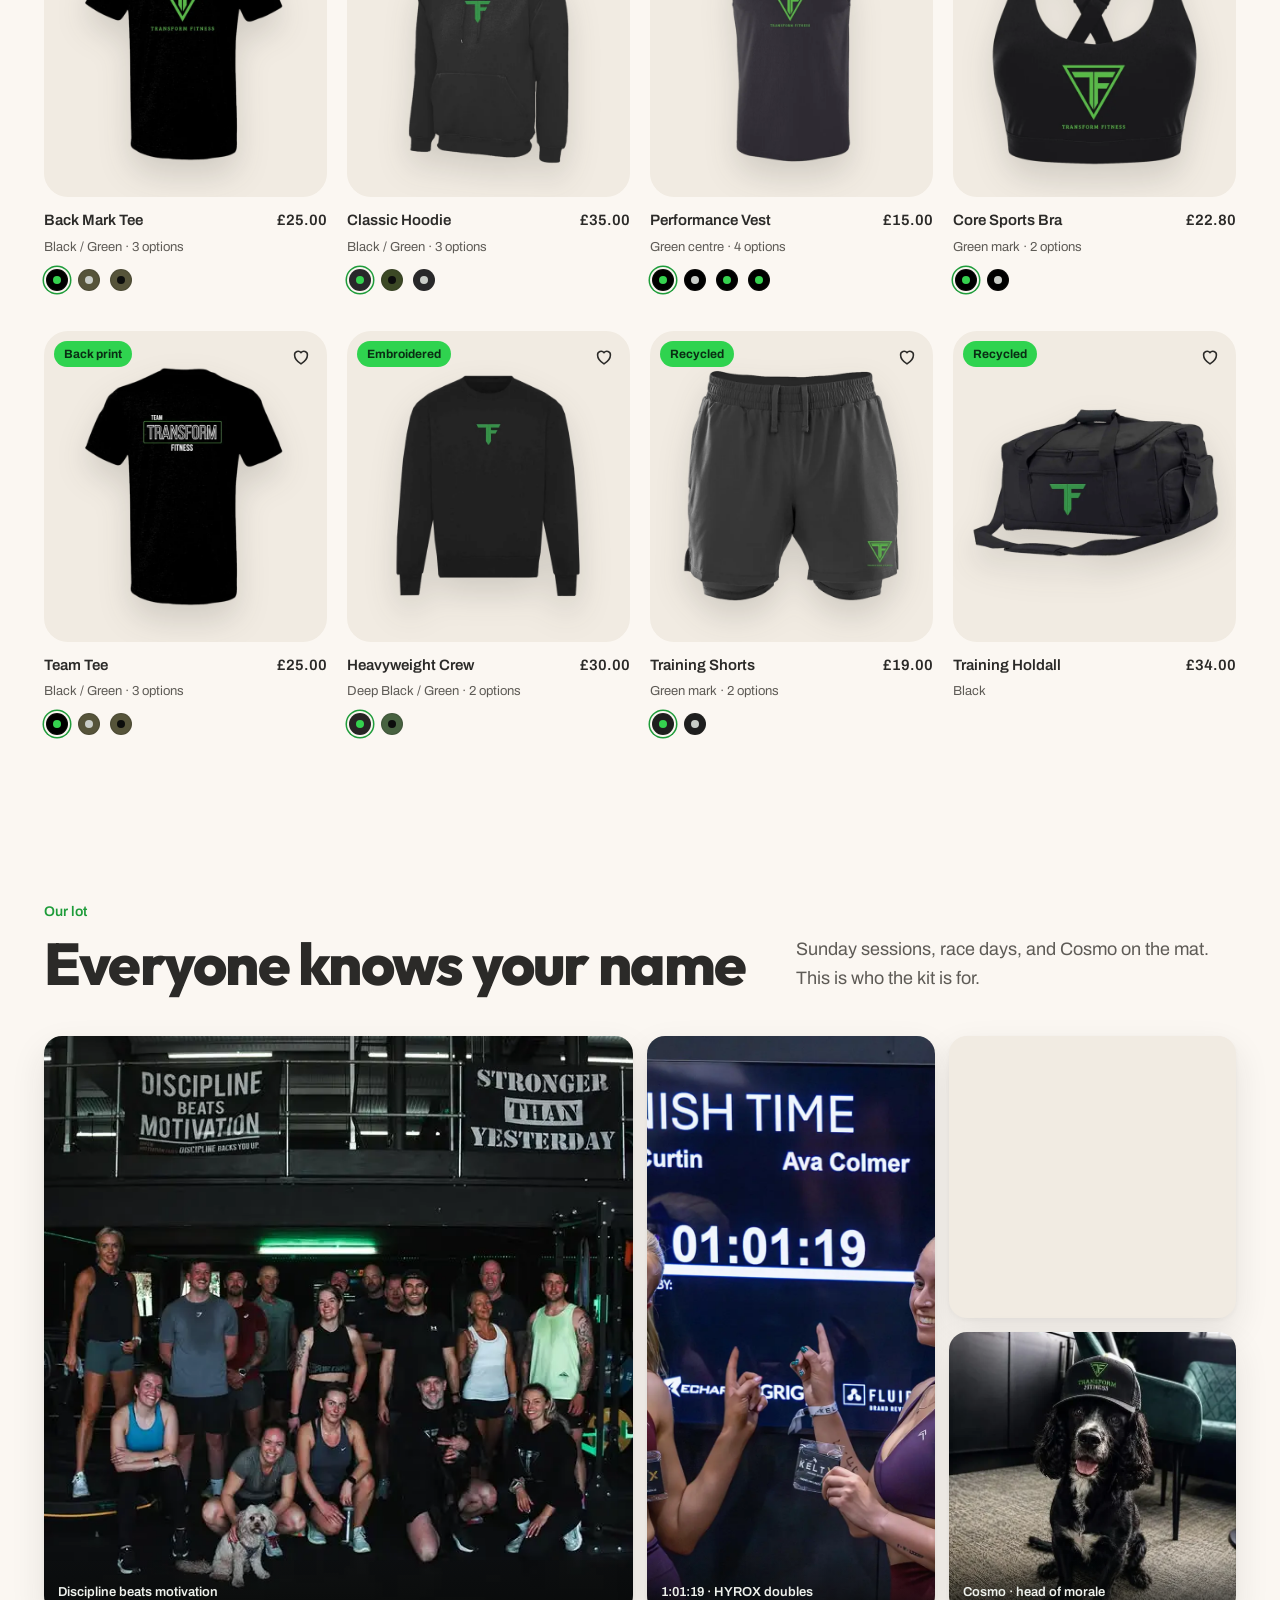
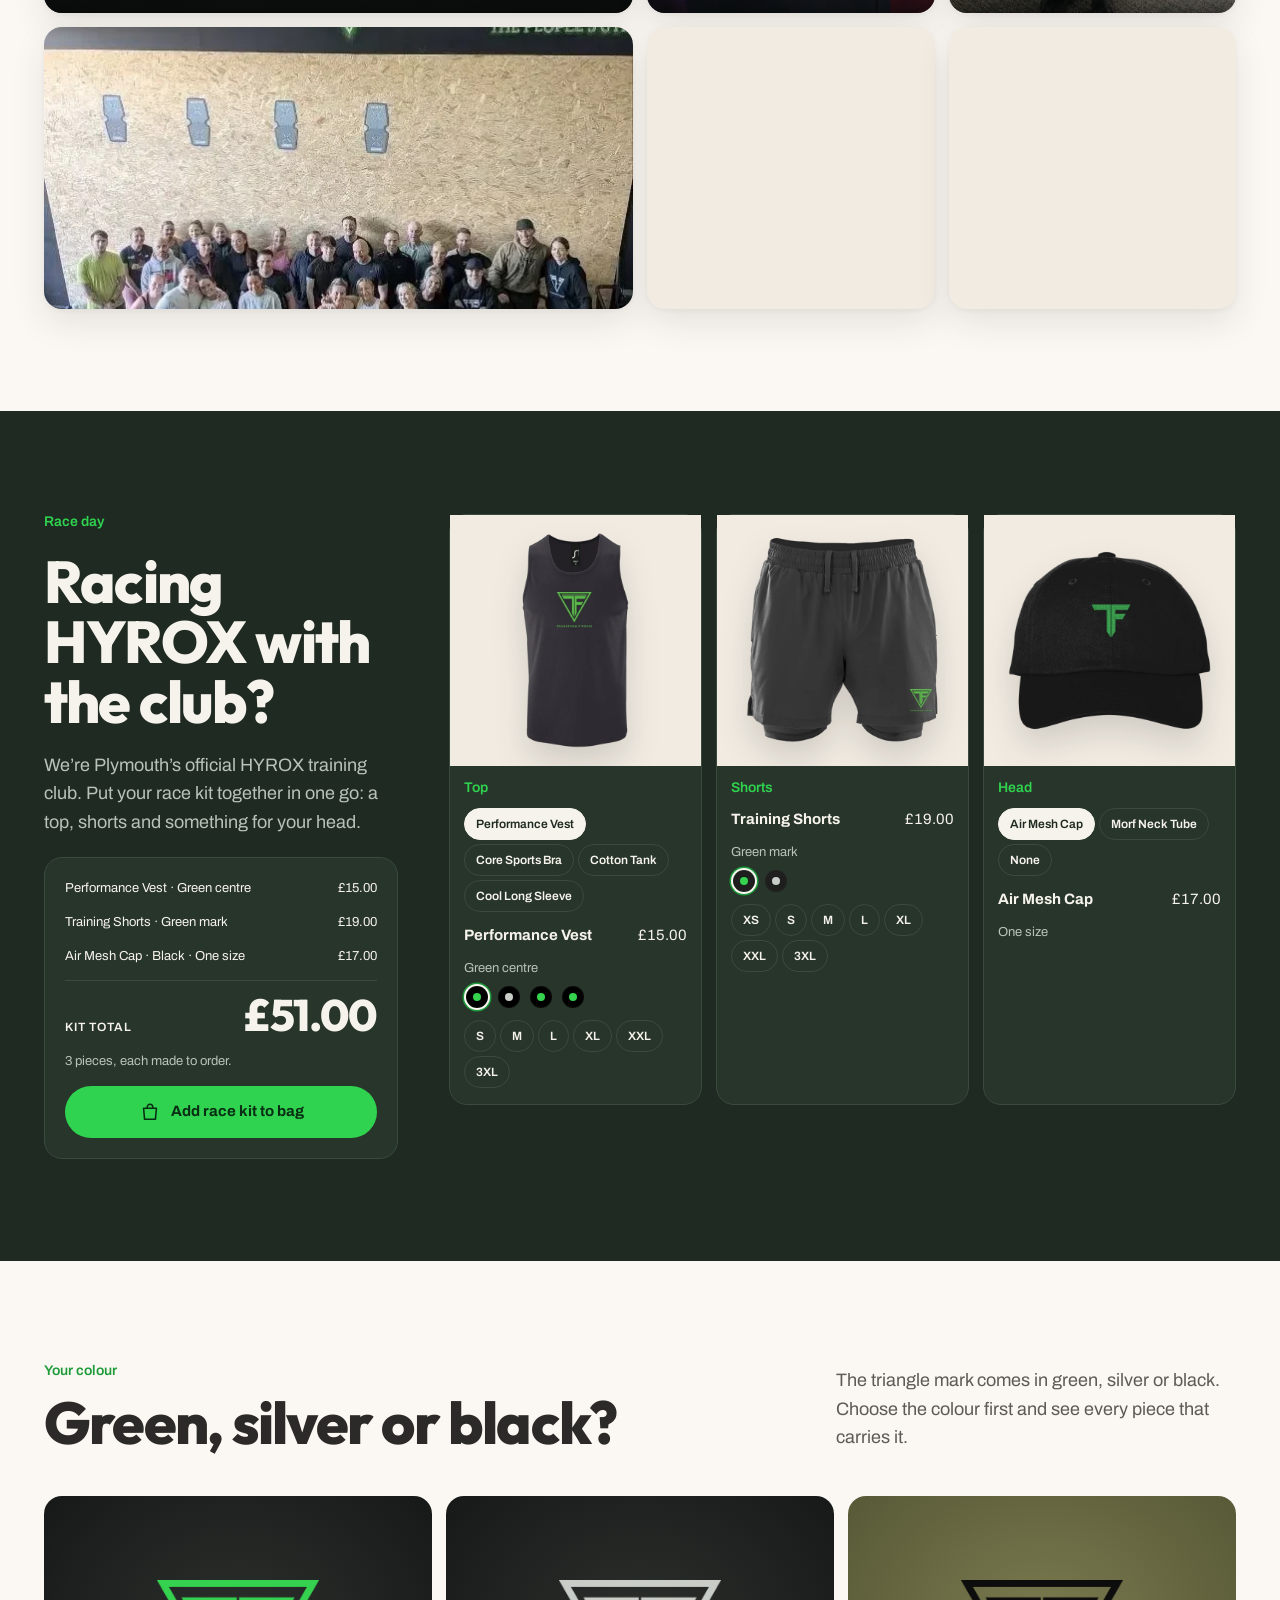
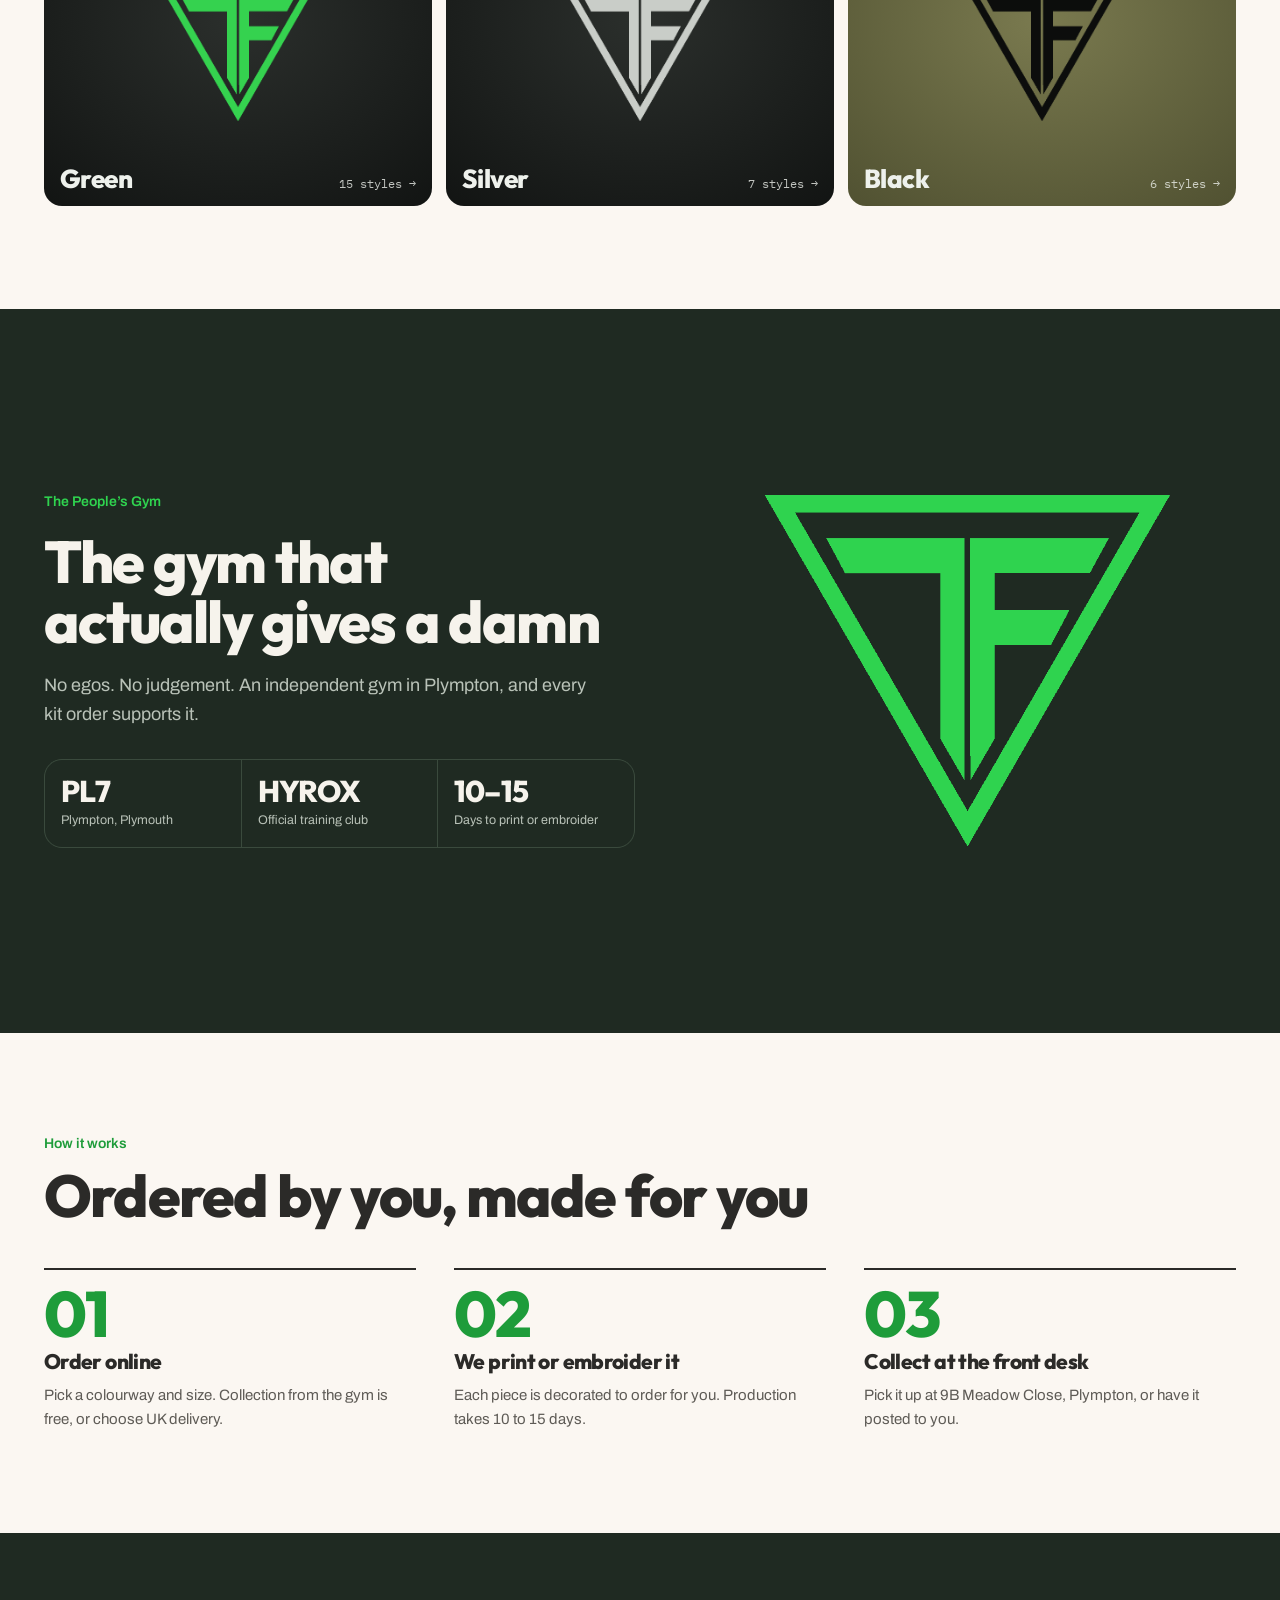
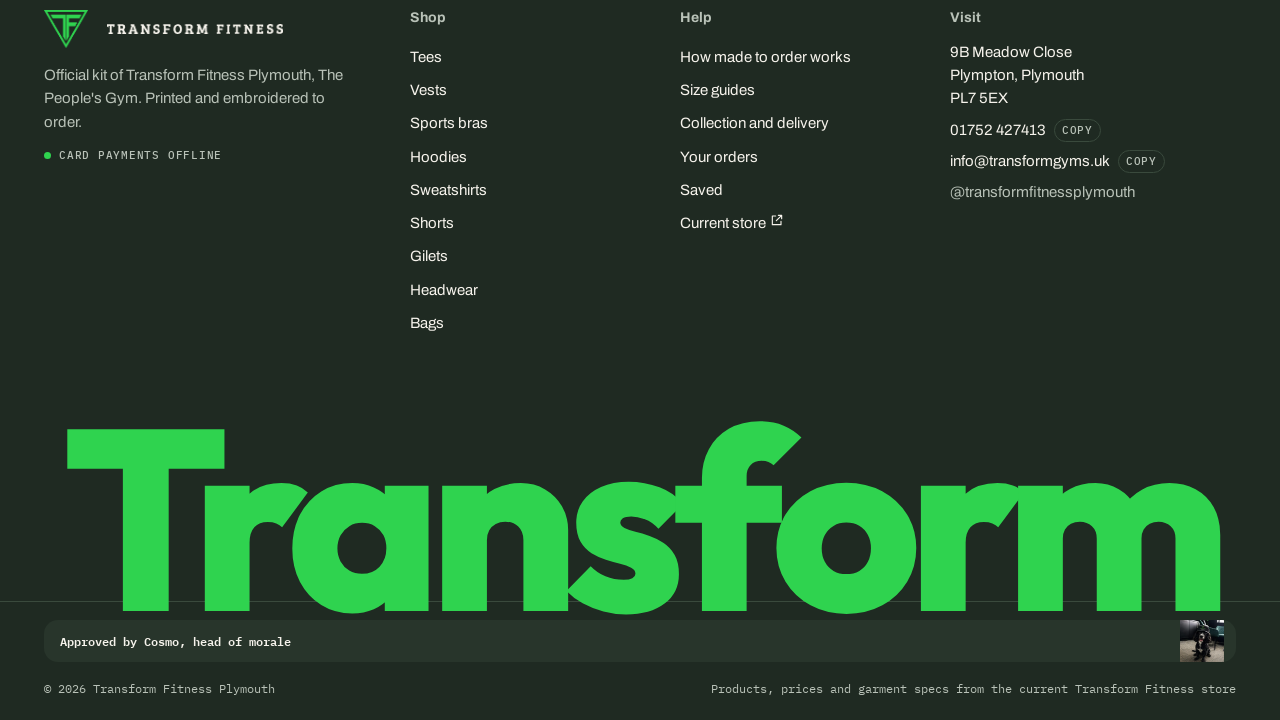
<file: options/people/index.html>
<!doctype html>
<html lang="en-GB" data-variant="people">
<head>
<meta charset="utf-8">
<meta name="viewport" content="width=device-width,initial-scale=1,viewport-fit=cover">
<title>Transform Fitness Kit · People</title>
<meta name="description" content="Official kit of Transform Fitness Plymouth, The People's Gym. Tees, hoodies, vests, shorts and bags with the Transform Fitness mark, printed and embroidered to order.">
<meta name="robots" content="noindex">
<meta name="theme-color" content="#0B0D0C">
<link rel="icon" href="/favicon.png" type="image/png">
<link rel="apple-touch-icon" href="/apple-touch-icon.png">
<link rel="canonical" href="https://shop.tcmfuel.com/">
<meta property="og:type" content="website">
<meta property="og:site_name" content="Transform Fitness Kit">
<meta property="og:title" content="Transform Fitness Kit · People option">
<meta property="og:description" content="Official kit of Transform Fitness Plymouth, The People's Gym. Tees, hoodies, vests, shorts and bags with the Transform Fitness mark, printed and embroidered to order.">
<meta property="og:image" content="https://shop.tcmfuel.com/og.jpg">
<link rel="preconnect" href="https://fonts.googleapis.com">
<link rel="preconnect" href="https://fonts.gstatic.com" crossorigin>
<link rel="stylesheet" href="https://fonts.googleapis.com/css2?family=Outfit:wght@500;600;700;800&family=Archivo:wdth,wght@75..125,400..700&family=IBM+Plex+Mono:wght@400;500;600&display=swap">
<link rel="stylesheet" href="/css/store.css?v=20260930c">
<link rel="stylesheet" href="theme.css?v=20260930c">
<script>window.TF_ASSET_BASE = '/';</script>
<script src="site.js?v=20260930c"></script>
</head>
<body>
<div id="app"></div>
<noscript><p style="padding:24px">The Transform Fitness kit store needs JavaScript to run.</p></noscript>
<script src="/vendor/htm-preact-3.1.1.umd.js"></script>
<script src="/catalog.js?v=20260930c"></script>
<script src="/app.js?v=20260930c"></script>
</body>
</html>
</file>
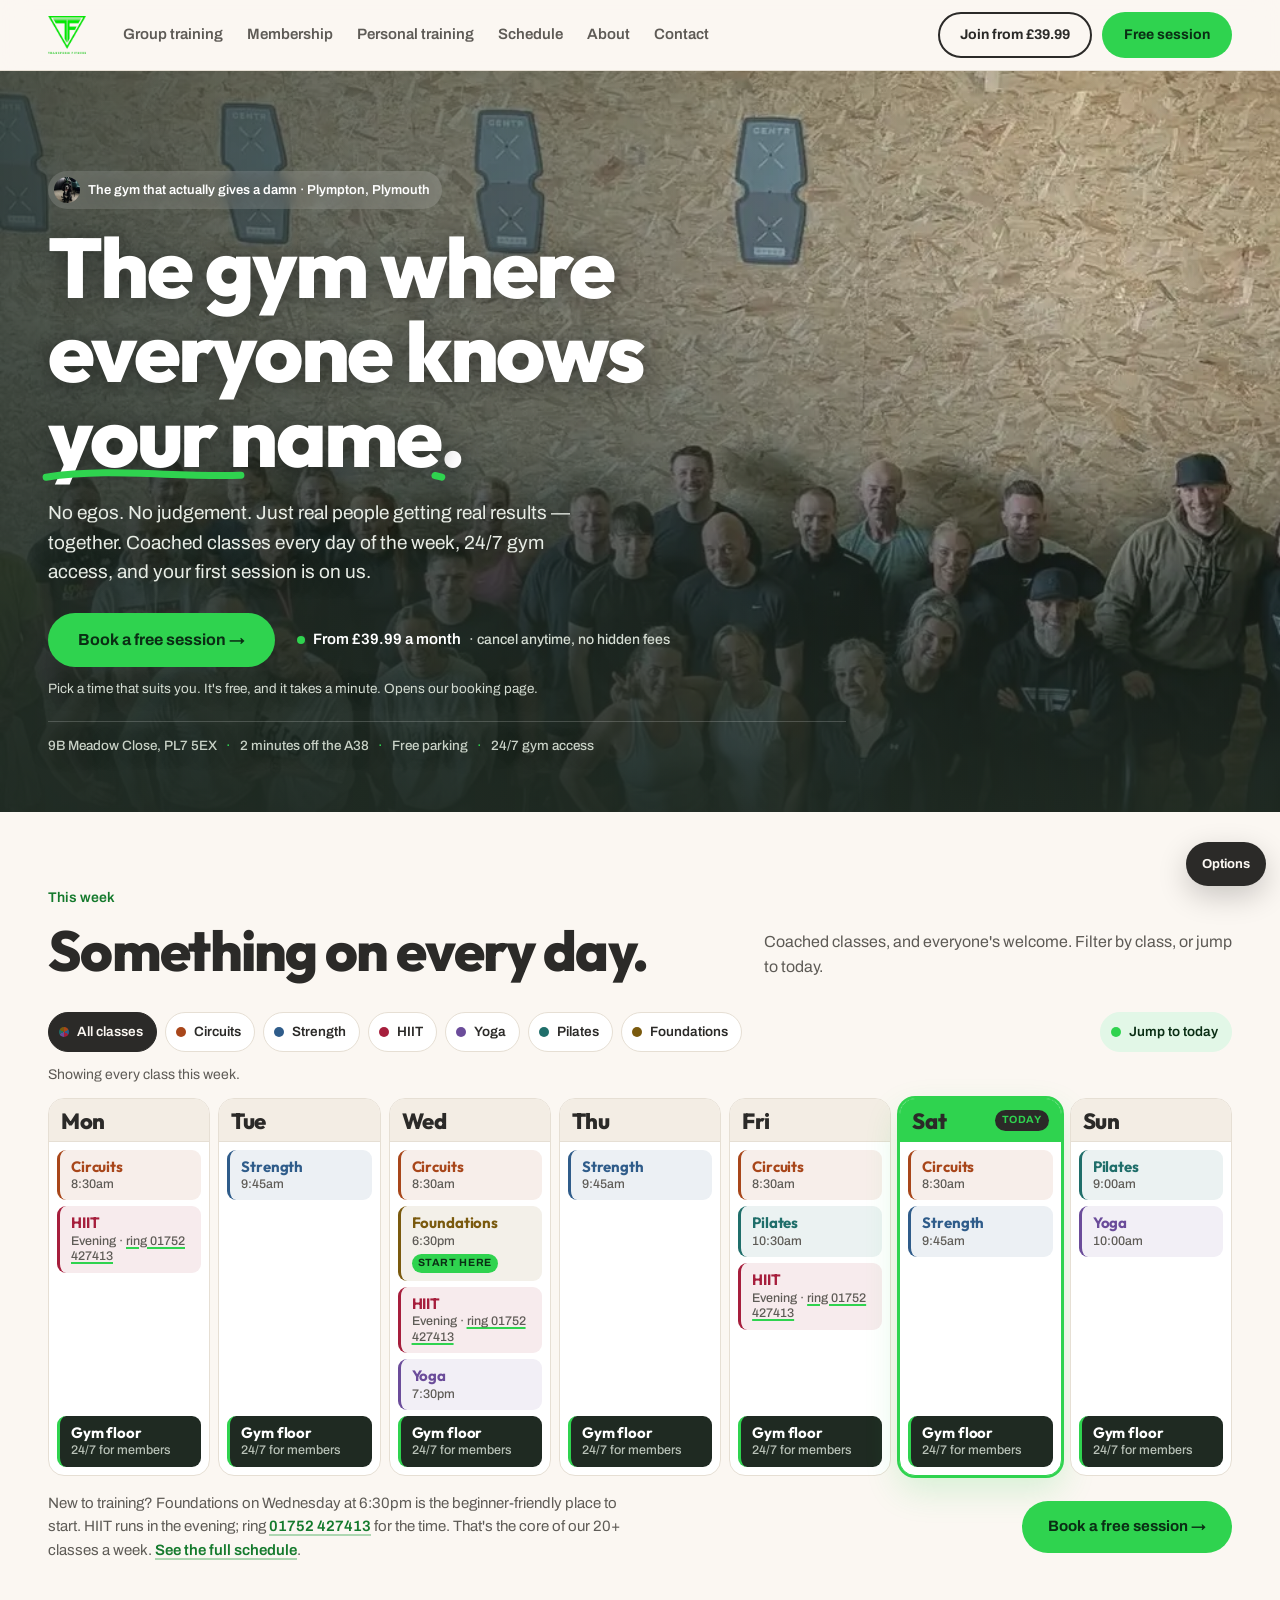
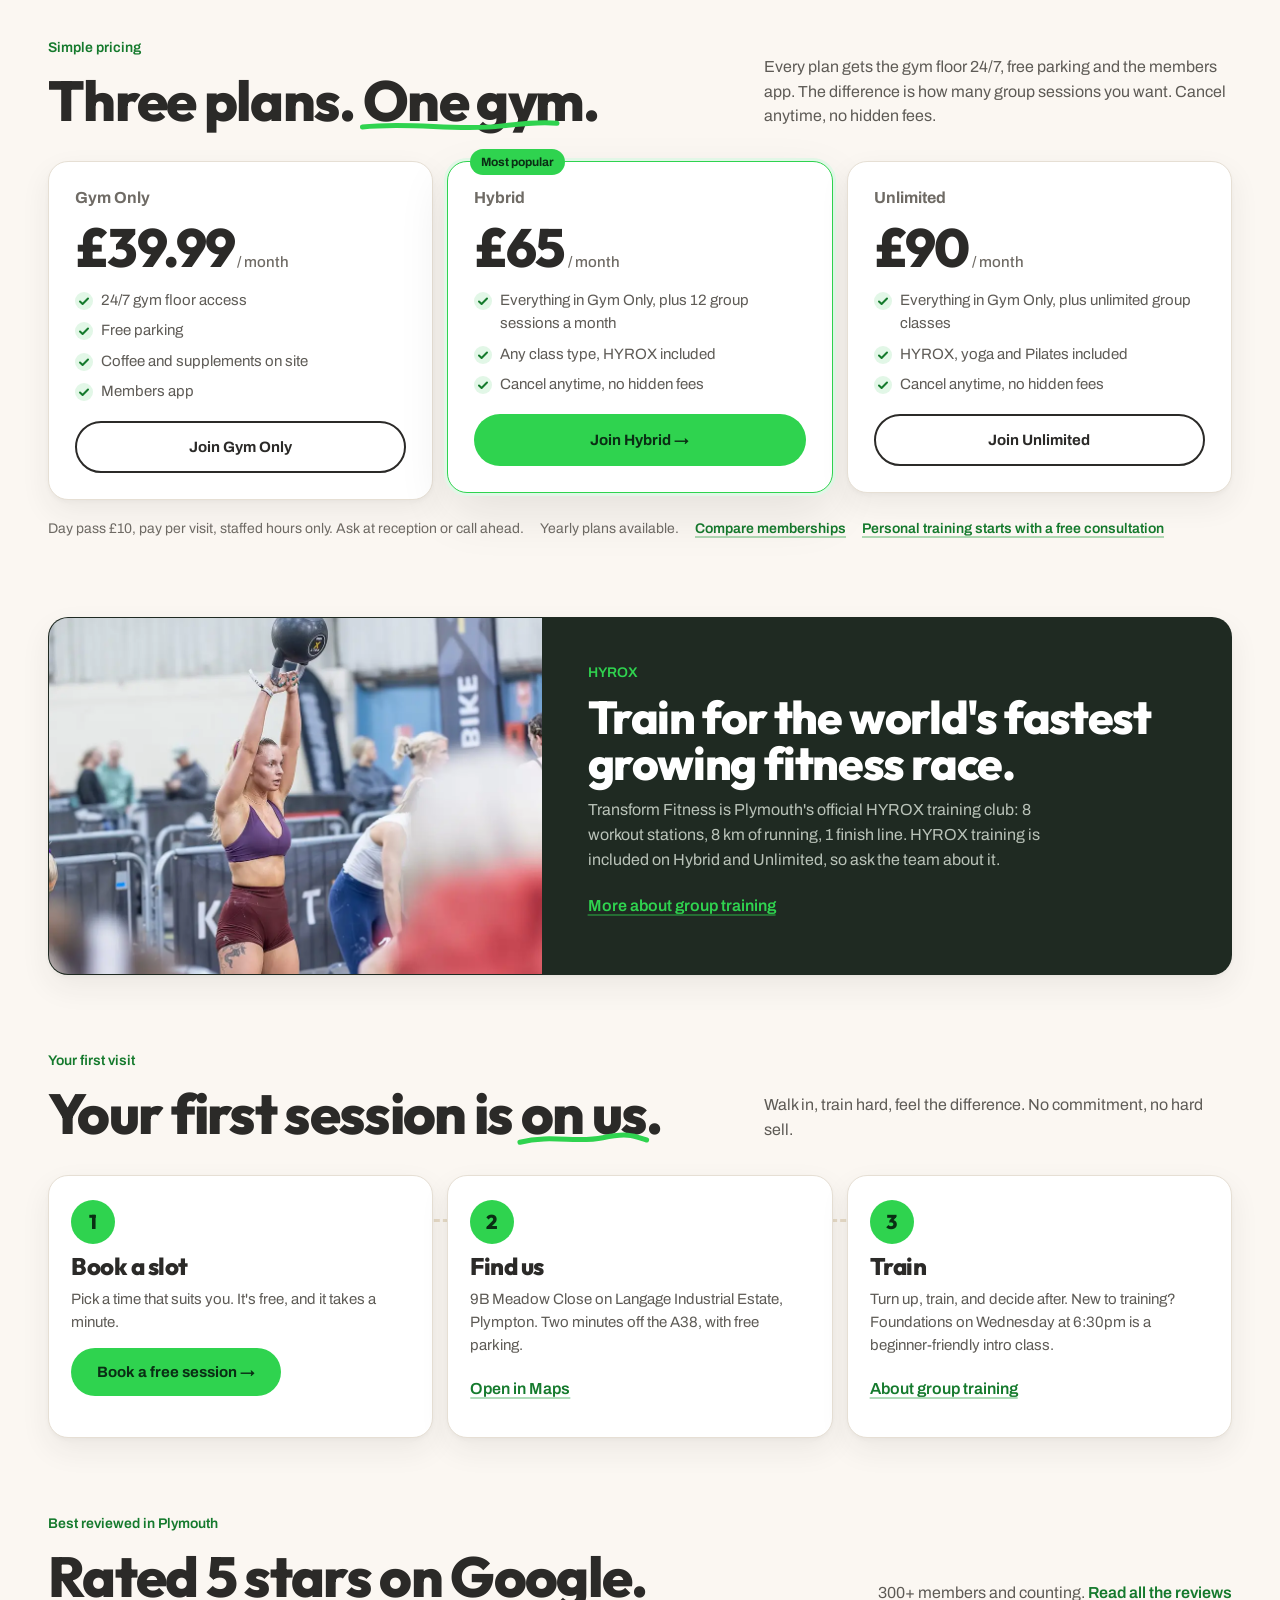
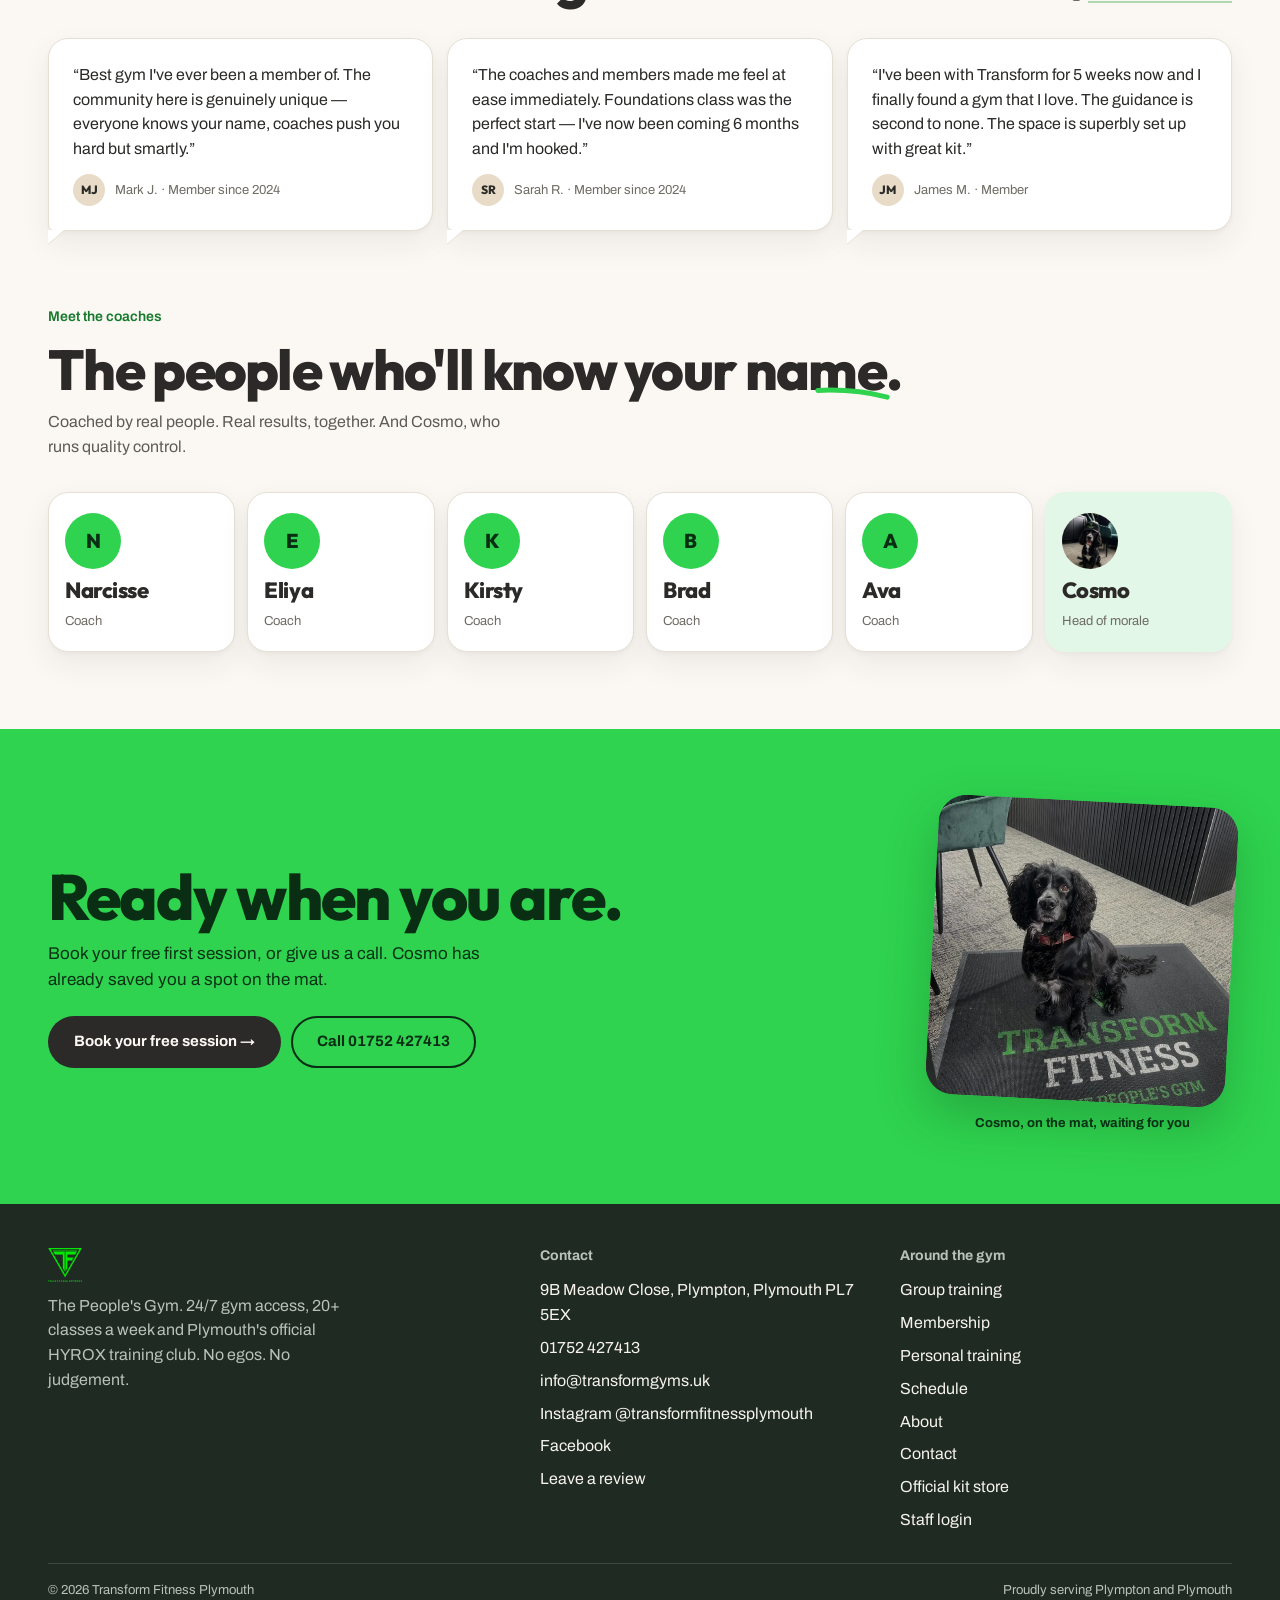
<file: site-options/together/index.html>
<!DOCTYPE html>
<html lang="en-GB">
<head>
<meta charset="UTF-8">
<meta name="viewport" content="width=device-width, initial-scale=1.0, viewport-fit=cover">
<title>Transform Fitness — The gym that actually gives a damn · Plympton, Plymouth · Option E</title>
<meta name="description" content="Transform Fitness, Plympton. The week's classes up front, three plans from £39.99, 24/7 gym access and a free first session. No egos. No judgement.">
<meta name="robots" content="noindex">
<link rel="canonical" href="https://gym.tcmfuel.com/">
<meta property="og:type" content="website">
<meta property="og:title" content="Transform Fitness Plymouth · The People's Gym">
<meta property="og:description" content="The gym that actually gives a damn. 24/7 gym access, 20+ classes a week, Plymouth's official HYROX training club. Your first session is on us.">
<meta property="og:url" content="https://gym.tcmfuel.com/">
<meta property="og:image" content="https://gym.tcmfuel.com/images/gym-community.jpg">
<meta property="og:locale" content="en_GB">
<meta name="twitter:card" content="summary_large_image">
<meta name="twitter:title" content="Transform Fitness Plymouth · The People's Gym">
<meta name="twitter:description" content="24/7 gym access, 20+ classes a week, Plymouth's official HYROX training club. Your first session is on us.">
<meta name="twitter:image" content="https://gym.tcmfuel.com/images/gym-community.jpg">
<meta name="theme-color" content="#FBF7F2">
<script>document.documentElement.classList.add('js')</script>
<script type="application/ld+json">
{
  "@context": "https://schema.org",
  "@type": "HealthClub",
  "name": "Transform Fitness Plymouth",
  "alternateName": "The People's Gym",
  "url": "https://gym.tcmfuel.com/",
  "image": "https://gym.tcmfuel.com/images/gym-community.jpg",
  "telephone": "+44 1752 427413",
  "email": "info@transformgyms.uk",
  "priceRange": "£39.99–£90 a month",
  "hasMap": "https://maps.google.com/?q=9B+Meadow+Close,+Plympton,+Plymouth+PL7+5EX",
  "address": {
    "@type": "PostalAddress",
    "streetAddress": "9B Meadow Close",
    "addressLocality": "Plympton",
    "addressRegion": "Plymouth",
    "postalCode": "PL7 5EX",
    "addressCountry": "GB"
  },
  "sameAs": [
    "https://www.instagram.com/transformfitnessplymouth/",
    "https://www.facebook.com/profile.php?id=61569731062703",
    "https://shop.tcmfuel.com"
  ]
}
</script>
<link rel="icon" href="/site-options/images/tf-logo.webp">
<link rel="preload" as="image" href="/site-options/images/posts/18138186763548491.webp" fetchpriority="high">
<link rel="preconnect" href="https://fonts.googleapis.com">
<link rel="preconnect" href="https://fonts.gstatic.com" crossorigin>
<link href="https://fonts.googleapis.com/css2?family=Outfit:wght@500;600;700;800&family=Archivo:wdth,wght@75..125,400..700&display=swap" rel="stylesheet">
<style>
:root{--paper:#FBF7F2;--paper-2:#F3EDE4;--sand:#E8DCC8;--ink:#2B2A28;--ink-2:#5E5B56;--ink-3:#6F6B65;--line:#E6DFD4;--green:#2FD34F;--green-ink:#0A2E14;--green-text:#157A2D;--green-accent:#1E9C3A;--green-soft:#E2F7E7;--band:#1F2A22;--band-2:#28352B;--band-ink:#F6F3EC;--band-ink-2:#B9C2B8;
--c-circuits:#A8461A;--c-strength:#2F5C8A;--c-hiit:#A61E3C;--c-yoga:#6B4C9A;--c-pilates:#1F6E6A;--c-foundations:#7A5A0E;
--disp:"Outfit","Helvetica Neue",Arial,sans-serif;--sans:"Archivo","Helvetica Neue",Arial,sans-serif;--r:20px;--shadow:0 2px 4px rgba(43,42,40,.03),0 12px 30px rgba(43,42,40,.07);--ease:cubic-bezier(.2,.8,.2,1);--hdr:64px;color-scheme:light}
*,*::before,*::after{box-sizing:border-box}
html{scroll-behavior:smooth;-webkit-text-size-adjust:100%}
body{margin:0;background:var(--paper);color:var(--ink);font:400 16px/1.55 var(--sans);-webkit-font-smoothing:antialiased;overflow-x:hidden}
img{max-width:100%;height:auto;display:block}
a{color:inherit;text-decoration:none}
h1,h2,h3{margin:0;font-family:var(--disp);font-weight:800;letter-spacing:-.03em;line-height:1;text-wrap:balance}
p{margin:0}
ul,ol{margin:0;padding:0;list-style:none}
button{font:inherit;color:inherit}
:focus-visible{outline:3px solid var(--green-accent);outline-offset:3px;border-radius:6px}
.hero :focus-visible,.foot :focus-visible{outline-color:var(--green)}
.wrap{width:100%;max-width:1320px;margin-inline:auto;padding-inline:clamp(18px,4vw,48px)}
.label{font:600 14px/1.3 var(--sans);color:var(--green-text)}
.link{color:var(--green-text);font-weight:600;text-decoration:underline;text-decoration-thickness:2px;text-underline-offset:3px;text-decoration-color:rgba(30,156,58,.35)}
.link:hover{text-decoration-color:var(--green-text)}
.btn{display:inline-flex;align-items:center;justify-content:center;gap:10px;min-height:52px;padding:0 24px;border-radius:999px;font:700 15px/1 var(--sans);border:2px solid transparent;cursor:pointer;transition:transform .2s var(--ease),box-shadow .25s var(--ease),background .2s}
.btn:hover{transform:translateY(-2px)}
.btn:active{transform:translateY(0)}
.btn-green{background:var(--green);color:var(--green-ink)}
.btn-green:hover{box-shadow:0 0 0 6px rgba(47,211,79,.22),0 12px 26px rgba(47,211,79,.28)}
.btn-ink{background:var(--ink);color:var(--paper)}
.btn-ink:hover{box-shadow:0 12px 26px rgba(43,42,40,.22)}
.btn-line{border-color:var(--ink)}
.btn-line:hover{background:var(--ink);color:var(--paper)}
.card{background:#fff;border:1px solid var(--line);border-radius:var(--r);box-shadow:var(--shadow)}
.sr{position:absolute;width:1px;height:1px;overflow:hidden;clip:rect(0 0 0 0);white-space:nowrap}
.skip:focus{position:fixed;top:12px;left:12px;width:auto;height:auto;clip:auto;overflow:visible;z-index:100;padding:14px 18px;min-height:44px;border-radius:999px;background:var(--ink);color:var(--paper);font:600 15px/1 var(--sans)}

/* the one signature device: a hand-drawn underline */
.ul{position:relative;display:inline-block;white-space:nowrap}
.ul svg{position:absolute;left:-2%;right:-2%;bottom:-.08em;width:104%;height:.28em;overflow:visible;pointer-events:none}
.ul path{fill:none;stroke:var(--green);stroke-width:7;stroke-linecap:round;stroke-linejoin:round;vector-effect:non-scaling-stroke}
.ul.thin path{stroke-width:5}
@media (prefers-reduced-motion:no-preference){
  .js .ul path{stroke-dasharray:1;stroke-dashoffset:1;transition:stroke-dashoffset 1s var(--ease) .35s}
  .js .ul.draw path{stroke-dashoffset:0}
}
@media (prefers-reduced-motion:reduce){html{scroll-behavior:auto}.ul path{stroke-dashoffset:0}*,*::before,*::after{transition-duration:0s!important;animation-duration:0s!important}.btn:hover,.btn:active,.chip:hover,.coach:hover .av{transform:none}}

/* header */
.hdr{position:sticky;top:0;z-index:70;background:rgba(251,247,242,.9);background:color-mix(in srgb,var(--paper) 90%,transparent);-webkit-backdrop-filter:blur(14px);backdrop-filter:blur(14px);border-bottom:1px solid var(--line)}
.hdr-in{display:flex;align-items:center;gap:20px;height:var(--hdr)}
.logo{display:inline-flex;align-items:center;min-height:44px;min-width:44px}
.logo img{height:38px;width:auto}
.nav{display:flex;gap:2px}
.nav a{padding:8px 11px;border-radius:999px;font-size:15px;font-weight:600;color:var(--ink-2);transition:background .2s,color .2s}
.nav a:hover{background:var(--paper-2);color:var(--ink)}
.hdr-cta{margin-left:auto;display:flex;align-items:center;gap:10px}
.hdr-cta .btn{min-height:46px;padding-inline:20px;font-size:14px}
.burger{display:none;width:44px;height:44px;border:0;background:none;cursor:pointer;color:var(--ink);border-radius:50%}
.burger:hover{background:var(--paper-2)}
.mnav{display:none;position:fixed;top:var(--hdr);left:0;right:0;bottom:0;background:var(--paper);z-index:65;padding:22px clamp(18px,4vw,48px);flex-direction:column;gap:2px;font:800 32px/1.1 var(--disp);letter-spacing:-.03em;overflow:auto}
.mnav.open{display:flex}
.mnav a{padding:10px 0}
.mnav .mnav-foot{margin-top:auto;font:400 15px/1.5 var(--sans);letter-spacing:0;color:var(--ink-2);display:grid;gap:2px;padding-top:20px;border-top:1px solid var(--line)}
.mnav .mnav-foot a{padding:10px 0;font-weight:600;min-height:44px;display:flex;align-items:center}
@media (max-width:980px){.nav,.hdr-cta .btn-line{display:none}.burger{display:grid;place-items:center}}
@media (max-width:480px){.hdr-in{gap:12px}.hdr-cta{gap:4px}.hdr-cta .btn-green{padding-inline:14px;min-height:44px}}
@media (min-width:981px){:root{--hdr:70px}}

/* hero: full-bleed photo, one headline, one paragraph, one button, the price */
.hero{position:relative;background:var(--band);color:var(--band-ink);overflow:hidden;isolation:isolate}
.hero > img{position:absolute;inset:0;width:100%;height:100%;object-fit:cover;object-position:50% 55%;z-index:-2}
.hero::before{content:"";position:absolute;inset:0;z-index:-1;background:linear-gradient(90deg,rgba(31,42,34,.8) 0%,rgba(31,42,34,.52) 45%,rgba(31,42,34,.08) 85%),linear-gradient(0deg,rgba(31,42,34,.92) 0%,rgba(31,42,34,.4) 40%,rgba(31,42,34,0) 70%)}
.hero h1,.hero p,.hero .kicker{text-shadow:0 2px 24px rgba(0,0,0,.45)}
.hero-in{min-height:min(80vh,700px);display:flex;align-items:flex-end;padding-block:100px 56px;position:relative}
.hero .kicker{display:inline-flex;align-items:center;gap:8px;margin-bottom:16px;padding:6px 12px 6px 6px;border-radius:999px;background:rgba(255,255,255,.14);color:#fff;font:600 13px/1.3 var(--sans);-webkit-backdrop-filter:blur(6px);backdrop-filter:blur(6px)}
.hero .kicker img{width:26px;height:26px;border-radius:50%;object-fit:cover;object-position:50% 30%;flex:none}
.hero h1{font-size:clamp(40px,6.6vw,92px);color:#fff;max-width:14ch}
.hero p{max-width:50ch;color:#E8EDE6;font-size:clamp(16px,1.5vw,19px);margin-top:20px}
.hero-cta{display:flex;flex-wrap:wrap;align-items:center;gap:12px 22px;margin-top:26px}
.hero-cta .btn{min-height:54px;padding-inline:28px;font-size:16px}
.hero .price{display:inline-flex;flex-wrap:wrap;align-items:center;gap:2px 8px;color:#fff;font-weight:600;font-size:15px}
.hero .price::before{content:"";width:8px;height:8px;border-radius:50%;background:var(--green)}
.hero .price small{font-size:14px;font-weight:500;color:#D5DDD3}
.hero .price small::before{content:"· "}
.hero .note{margin-top:12px;max-width:none;font-size:13.5px;line-height:1.5;color:#D5DDD3}
.hero .facts{display:flex;flex-wrap:wrap;gap:2px 0;margin-top:22px;padding-top:14px;border-top:1px solid rgba(255,255,255,.18);max-width:none;font:500 13.5px/1.5 var(--sans);color:#C9D2C7}
.hero .facts span+span::before{content:"·";margin-inline:9px;color:var(--green)}
@media (max-width:760px){.hero .price small{flex-basis:100%;padding-left:16px}.hero .price small::before{content:none}.hero .note{margin-top:10px;font-size:13px}.hero .facts{display:grid;grid-template-columns:1fr 1fr;gap:6px 12px;margin-top:18px;font-size:13px}.hero .facts span{display:flex;align-items:center;gap:7px}.hero .facts span::before,.hero .facts span+span::before{content:"";flex:none;width:6px;height:6px;border-radius:50%;background:var(--green);margin:0}.hero .facts .pc{display:none}}
@media (max-width:760px){.hero-in{min-height:0;padding-top:64px;padding-bottom:44px}.hero::before{background:linear-gradient(0deg,rgba(31,42,34,.96) 0%,rgba(31,42,34,.8) 40%,rgba(31,42,34,.36) 70%,rgba(31,42,34,.08) 100%)}.hero > img{object-position:50% 20%}.hero h1{max-width:none}.hero p{color:#EEF2EC}.hero-cta .btn{width:100%}.hero .price{font-size:14px}}

/* sections */
.sec{padding-block:clamp(44px,6vw,88px)}
.sec.tight{padding-top:0}
.sec-hd{display:flex;justify-content:space-between;align-items:flex-end;gap:12px 32px;flex-wrap:wrap;margin-bottom:clamp(18px,3vw,32px)}
.sec-hd h2{font-size:clamp(32px,4.4vw,58px)}
.sec-hd p{color:var(--ink-2);font-size:16px;max-width:52ch}
.sec-hd .label{display:block;margin-bottom:8px}
.sec-hd > div{display:grid;gap:8px}

/* timetable: Sessions' grid, compact */
#week{scroll-margin-top:84px}
.legend{display:flex;flex-wrap:wrap;align-items:center;gap:8px;margin-bottom:14px}
.chip{display:inline-flex;align-items:center;gap:8px;min-height:40px;padding:0 13px 0 10px;border:1.5px solid var(--line);border-radius:999px;background:#fff;font:600 13.5px/1 var(--sans);cursor:pointer;transition:background .15s,border-color .15s,transform .2s var(--ease)}
.chip i{width:10px;height:10px;border-radius:50%;background:var(--c,var(--ink));flex:none}
.chip:hover{border-color:var(--ink);transform:translateY(-1px)}
.chip[aria-pressed="true"]{background:var(--ink);color:var(--paper);border-color:var(--ink)}
.chip.all i{background:conic-gradient(var(--c-circuits) 0 60deg,var(--c-strength) 60deg 120deg,var(--c-hiit) 120deg 180deg,var(--c-yoga) 180deg 240deg,var(--c-pilates) 240deg 300deg,var(--c-foundations) 300deg 360deg)}
.chip.today-btn{margin-left:auto;background:var(--green-soft);border-color:var(--green-soft);color:var(--green-ink)}
.chip.today-btn i{background:var(--green)}
.tt{display:grid;grid-template-columns:repeat(7,minmax(0,1fr));gap:8px}
.day{display:grid;grid-template-rows:auto 1fr;background:#fff;border:1.5px solid var(--line);border-radius:16px;overflow:hidden;min-height:250px;scroll-margin-top:84px}
.dh{display:flex;align-items:center;justify-content:space-between;gap:6px;padding:11px 12px 9px;border-bottom:1.5px solid var(--line);background:var(--paper-2)}
.dh b{font:800 22px/1 var(--disp);letter-spacing:-.02em}
.dh .tag{display:none;font:700 10.5px/1 var(--sans);letter-spacing:.06em;text-transform:uppercase;padding:5px 7px;border-radius:999px;background:var(--ink);color:var(--green)}
.slots{display:flex;flex-direction:column;gap:6px;padding:8px}
.slot{--c:var(--ink);display:grid;gap:2px;align-content:start;padding:8px 10px 8px 11px;border-radius:9px;background:color-mix(in srgb,var(--c) 9%,#fff);border-left:3px solid var(--c);transition:opacity .2s,transform .2s}
.slot b{font:700 15px/1.15 var(--disp);letter-spacing:-.01em;color:var(--c)}
.slot time,.slot .t{display:block;font:500 12.5px/1.25 var(--sans);color:var(--ink-2)}
.slot .t u{text-decoration:underline;text-decoration-color:var(--green);text-decoration-thickness:2px;text-underline-offset:2px}
.slot .start{justify-self:start;margin-top:3px;font:700 10.5px/1 var(--sans);letter-spacing:.06em;text-transform:uppercase;background:var(--green);color:var(--green-ink);padding:4px 6px;border-radius:999px}
.slot.open{margin-top:auto;min-height:48px;background:var(--band);border-left-color:var(--green);color:var(--band-ink)}
.slot.open b{color:#fff}
.slot.open .t{color:var(--band-ink-2)}
.slot[data-type="circuits"]{--c:var(--c-circuits)}
.slot[data-type="strength"]{--c:var(--c-strength)}
.slot[data-type="hiit"]{--c:var(--c-hiit)}
.slot[data-type="yoga"]{--c:var(--c-yoga)}
.slot[data-type="pilates"]{--c:var(--c-pilates)}
.slot[data-type="foundations"]{--c:var(--c-foundations)}
a.slot{min-height:44px}
a.slot:hover{transform:translateY(-1px)}
.day[aria-current="date"]{border-color:var(--green);box-shadow:0 0 0 2px var(--green),0 14px 34px rgba(47,211,79,.18)}
.day[aria-current="date"] .dh{background:var(--green);border-bottom-color:var(--green)}
.day[aria-current="date"] .dh .tag{display:inline-block}
.tt[data-filter] .slot{opacity:.22}
.tt[data-filter] .slot.open{opacity:.45}
.tt[data-filter="circuits"] .slot[data-type="circuits"],.tt[data-filter="strength"] .slot[data-type="strength"],.tt[data-filter="hiit"] .slot[data-type="hiit"],.tt[data-filter="yoga"] .slot[data-type="yoga"],.tt[data-filter="pilates"] .slot[data-type="pilates"],.tt[data-filter="foundations"] .slot[data-type="foundations"]{opacity:1}
.tt-note{margin:-2px 0 12px;font-size:14px;color:var(--ink-2);min-height:22px}
.tt-note b{color:var(--ink)}
.tt-foot{margin-top:16px;display:flex;justify-content:space-between;gap:12px 24px;flex-wrap:wrap;align-items:center;color:var(--ink-2);font-size:15px}
.tt-foot p{max-width:64ch}
.tt-foot .btn{flex:none}
@media (max-width:980px){.tt{grid-template-columns:repeat(4,minmax(0,1fr))}.day{min-height:0}}
@media (max-width:760px){
  .legend{gap:6px}
  .chip{min-height:44px;font-size:13px;padding:0 12px 0 10px}
  .chip.today-btn{margin-left:0}
  .tt{grid-template-columns:1fr;gap:6px}
  .day{grid-template-rows:none;grid-template-columns:58px minmax(0,1fr);border-radius:14px}
  .dh{flex-direction:column;align-items:flex-start;justify-content:center;gap:5px;border-bottom:0;border-right:1.5px solid var(--line);padding:10px 8px}
  .dh b{font-size:19px}
  .day[aria-current="date"] .dh{border-right-color:var(--green)}
  .slots{flex-direction:row;flex-wrap:wrap;gap:5px;padding:6px}
  .slot{min-height:44px;padding:5px 11px 5px 10px;justify-content:center}
  .slot b{font-size:14px}
  .slot time,.slot .t{font-size:12px}
  .slot.open{display:none}
  .tt-foot .btn{width:100%}
  .tt-foot .link{padding-block:14px}
}

/* plans: three cards, Hybrid marked */
#plans{scroll-margin-top:84px}
.plans{display:grid;grid-template-columns:repeat(3,1fr);gap:14px;align-items:start}
.plan{padding:26px;display:grid;gap:14px;align-content:start;position:relative}
.plan.feat{border-color:var(--green);box-shadow:0 0 0 3px var(--green-soft),0 20px 50px rgba(43,42,40,.1)}
.plan .badge{position:absolute;top:-13px;left:22px;background:var(--green);color:var(--green-ink);border-radius:999px;padding:7px 11px;font:700 12px/1 var(--sans)}
.plan .nm{font:700 16px/1.2 var(--sans);color:var(--ink-3)}
.plan .pr{font:800 clamp(38px,4.2vw,56px)/1 var(--disp);letter-spacing:-.03em}
.plan .pr small{font:500 15px/1 var(--sans);color:var(--ink-3);letter-spacing:0}
.plan ul{display:grid;gap:7px;color:var(--ink-2);font-size:15px}
.plan li{display:flex;gap:8px;align-items:flex-start}
.plan li::before{content:"";flex:none;width:18px;height:18px;margin-top:3px;border-radius:50%;background:var(--green-soft) url("data:image/svg+xml,%3Csvg xmlns='http://www.w3.org/2000/svg' viewBox='0 0 18 18'%3E%3Cpath d='M5 9.5l2.6 2.5L13 6.5' fill='none' stroke='%23157A2D' stroke-width='2' stroke-linecap='round' stroke-linejoin='round'/%3E%3C/svg%3E") center/100% no-repeat}
.plan .btn{margin-top:4px}
.plan-note{margin-top:18px;color:var(--ink-3);font-size:14px;display:flex;flex-wrap:wrap;gap:4px 16px}
@media (max-width:760px){
  .plans{grid-template-columns:1fr;gap:16px}
  .plan{grid-template-columns:1fr auto;gap:6px 14px;padding:20px 18px 18px;align-items:center}
  .plan .nm{grid-column:1}
  .plan .pr{grid-column:2;grid-row:1/span 2;text-align:right;font-size:34px}
  .plan .pr small{display:block;font-size:12px;margin-top:4px}
  .plan ul{grid-column:1/-1;grid-template-columns:1fr;gap:6px;font-size:14px;margin-top:8px}
  .plan li{min-height:22px;align-items:center}
  .plan li::before{width:16px;height:16px;margin-top:2px}
  .plan .btn{grid-column:1/-1;min-height:48px;margin-top:8px}
  .plan .badge{left:18px}
  .plan-note{display:grid;gap:2px;font-size:14.5px}
  .plan-note .link{display:inline-flex;align-items:center;min-height:44px;justify-self:start}
}

/* HYROX: one dark card, photo one side, the facts the other */
#hyrox{scroll-margin-top:84px}
.hyrox{display:grid;grid-template-columns:minmax(0,5fr) minmax(0,7fr);overflow:hidden;background:var(--band);color:var(--band-ink);border-color:transparent}
.hyrox :focus-visible{outline-color:var(--green)}
.hyrox-fig{margin:0;position:relative;min-height:300px}
.hyrox-fig img{position:absolute;inset:0;width:100%;height:100%;object-fit:cover;object-position:50% 30%}
.hyrox-body{padding:clamp(26px,3.6vw,48px);display:grid;gap:12px;align-content:center;justify-items:start}
.hyrox .label{color:var(--green)}
.hyrox h2{font-size:clamp(30px,3.6vw,48px);color:#fff}
.hyrox p{color:var(--band-ink-2);max-width:54ch;font-size:16px}
.hyrox .link{display:inline-flex;align-items:center;min-height:44px;color:var(--green);text-decoration-color:rgba(47,211,79,.4)}
.hyrox .link:hover{text-decoration-color:var(--green)}
@media (max-width:760px){
  .hyrox{grid-template-columns:1fr;border-radius:18px}
  .hyrox-fig{min-height:0}
  .hyrox-fig img{position:static;aspect-ratio:4/3;height:auto;object-position:50% 8%}
  .hyrox-body{padding:20px 18px 22px;gap:10px}
  .hyrox h2{font-size:30px}
  .hyrox p{font-size:15px}
}

/* first visit: three steps */
.steps{display:grid;grid-template-columns:repeat(3,1fr);gap:14px;position:relative;counter-reset:step}
.steps::before{content:"";position:absolute;left:12%;right:12%;top:44px;border-top:3px dashed var(--sand);z-index:0}
.step{padding:24px 22px 26px;display:grid;gap:10px;align-content:start;position:relative;z-index:1;justify-items:start}
.step .n{width:44px;height:44px;border-radius:50%;background:var(--green);color:var(--green-ink);display:grid;place-items:center;font:800 20px/1 var(--disp);box-shadow:0 0 0 6px #fff}
.step h3{font-size:24px;letter-spacing:-.02em}
.step p{color:var(--ink-2);font-size:15px}
.step .btn{margin-top:4px;min-height:48px}
.step .link{display:inline-flex;align-items:center;min-height:44px}
@media (max-width:760px){
  .steps{grid-template-columns:1fr;gap:10px}
  .steps::before{left:39px;right:auto;top:30px;bottom:30px;border-top:0;border-left:3px dashed var(--sand)}
  .step{grid-template-columns:40px 1fr;gap:4px 14px;padding:16px 16px 18px;align-items:start}
  .step .n{width:40px;height:40px;font-size:18px;grid-row:1/span 3;box-shadow:0 0 0 5px #fff}
  .step h3{font-size:22px;align-self:center;min-height:40px;display:flex;align-items:center}
  .step p,.step .btn,.step .link{grid-column:2}
  .step .btn{width:100%}
}

/* reviews as bubbles */
.quotes{display:grid;grid-template-columns:repeat(3,1fr);gap:14px}
.quote{margin:0;padding:24px;display:grid;gap:12px;align-content:start;border-radius:20px 20px 20px 6px;position:relative}
.quote::after{content:"";position:absolute;left:-1px;bottom:-14px;width:0;height:0;border-right:16px solid transparent;border-top:14px solid #fff;filter:drop-shadow(0 1px 0 var(--line))}
.quote p{font-size:16px}
.quote .by{display:flex;align-items:center;gap:10px;font-size:13px;color:var(--ink-3)}
.quote .by b{width:32px;height:32px;border-radius:50%;background:var(--sand);display:grid;place-items:center;font:800 12px/1 var(--disp);color:var(--ink);flex:none}
@media (max-width:760px){.quotes{grid-template-columns:1fr;gap:18px}.quote{padding:18px 18px 16px;gap:8px}.quote p{font-size:15.5px}}

/* coaches: named cards, Cosmo on the end */
.coaches{display:grid;grid-template-columns:repeat(6,1fr);gap:12px}
.coach{padding:20px 16px;display:grid;gap:10px;justify-items:start;align-content:start}
.coach .av{width:56px;height:56px;border-radius:50%;display:grid;place-items:center;background:var(--green);color:var(--green-ink);font:800 20px/1 var(--disp);overflow:hidden;transition:transform .35s var(--ease)}
.coach .av img{width:100%;height:100%;object-fit:cover;object-position:50% 30%}
.coach:hover .av{transform:rotate(-8deg) scale(1.06)}
.coach b{display:block;font:800 22px/1 var(--disp);letter-spacing:-.02em}
.coach span{display:block;font-size:13px;color:var(--ink-3)}
.coach.cosmo{background:var(--green-soft);border-color:transparent}
.coach.cosmo .av{background:var(--sand)}
@media (max-width:980px){.coaches{grid-template-columns:repeat(3,1fr)}}
@media (max-width:600px){.coaches{grid-template-columns:repeat(2,1fr);gap:8px}.coach{padding:16px 14px;gap:8px}.coach .av{width:48px;height:48px;font-size:18px}.coach b{font-size:20px}}

/* closing band: the free session, with Cosmo holding your spot */
.cosmo-band{background:var(--green);color:var(--green-ink);position:relative;overflow:hidden}
.cosmo-band :focus-visible{outline-color:var(--green-ink)}
.cosmo-in{display:grid;grid-template-columns:minmax(0,1fr) auto;gap:20px 40px;align-items:center;padding-block:clamp(40px,6vw,72px)}
.cosmo-band h2{font-size:clamp(36px,5vw,66px)}
.cosmo-band p{max-width:48ch;margin-top:12px;color:#0A3315;font-size:17px}
.cosmo-band .row{display:flex;flex-wrap:wrap;gap:10px;margin-top:22px}
.cosmo-band .btn-ink:hover{box-shadow:0 12px 26px rgba(10,46,20,.3)}
.cosmo-band .btn-line{border-color:var(--green-ink);color:var(--green-ink)}
.cosmo-band .btn-line:hover{background:var(--green-ink);color:#fff}
.cosmo-fig{margin:0;width:min(300px,38vw);justify-self:end}
.cosmo-fig img{width:100%;aspect-ratio:1;object-fit:cover;object-position:50% 40%;border-radius:28px;box-shadow:0 20px 50px rgba(10,46,20,.25);transform:rotate(3deg)}
.cosmo-fig figcaption{margin-top:14px;font:700 13px/1.3 var(--sans);color:#0A3315;text-align:center}
@media (max-width:760px){.cosmo-in{grid-template-columns:1fr;gap:22px;padding-block:40px 44px}.cosmo-band .row{gap:10px}.cosmo-band .row .btn{width:100%}.cosmo-fig{width:min(224px,60vw);justify-self:start}.cosmo-fig img{transform:rotate(-3deg)}}

/* footer */
.foot{background:var(--band);color:var(--band-ink);padding-block:44px 22px}
.foot-in{display:grid;grid-template-columns:1.4fr 1fr 1fr;gap:28px}
.foot h3{margin:0 0 10px;font:700 14px/1.2 var(--sans);color:var(--band-ink-2);letter-spacing:0}
.foot a{display:block;padding:4px 0;transition:color .2s}
.foot a:hover{color:var(--green)}
.foot p{color:var(--band-ink-2);max-width:36ch}
.foot .brand img{height:34px;width:auto;margin-bottom:12px}
.foot-base{margin-top:26px;padding-top:16px;border-top:1px solid #3A4A3D;display:flex;justify-content:space-between;gap:8px 16px;flex-wrap:wrap;font-size:13px;color:var(--band-ink-2)}
.foot-base a{display:inline-flex;align-items:center;min-height:44px}
@media (max-width:760px){.foot{padding-block:36px 16px}.foot-in{grid-template-columns:1fr;gap:20px}.foot a{padding:10px 0;min-height:44px}.foot .links{display:grid;grid-template-columns:1fr 1fr;column-gap:16px}.foot .links h3{grid-column:1/-1}.foot-base{margin-top:14px}.sec-hd .link{display:inline-flex;align-items:center;min-height:44px}}

/* options link + sticky phone bar */
.opt-back{position:fixed;right:14px;bottom:14px;z-index:60;background:var(--ink);color:var(--paper);font:700 13px/1 var(--sans);padding:0 16px;min-height:44px;display:inline-flex;align-items:center;border-radius:999px;box-shadow:0 10px 30px rgba(0,0,0,.2)}
.mcta{display:none}
@media (max-width:760px){
  body{padding-bottom:84px}
  .mcta{position:fixed;left:0;right:0;bottom:0;z-index:48;display:grid;grid-template-columns:auto auto 1fr;gap:8px;padding:10px 14px calc(10px + env(safe-area-inset-bottom));background:rgba(251,247,242,.92);background:color-mix(in srgb,var(--paper) 92%,transparent);-webkit-backdrop-filter:blur(14px);backdrop-filter:blur(14px);border-top:1px solid var(--line)}
  .mcta .btn{min-height:50px;padding-inline:14px;font-size:14px;white-space:nowrap}
  .mcta .call{width:50px;padding:0;border-radius:50%}
  .opt-back{display:none}
}
@media (max-width:760px){.opt-back{display:none}}
</style>
</head>
<body>
<a href="#week" class="sr skip">Skip to the timetable</a>

<header class="hdr">
  <div class="wrap hdr-in">
    <a class="logo" href="https://gym.tcmfuel.com/"><img src="/site-options/images/tf-logo.webp" alt="Transform Fitness" width="200" height="201"></a>
    <nav class="nav" aria-label="Main"><a href="https://gym.tcmfuel.com/group-training.html">Group training</a><a href="https://gym.tcmfuel.com/membership.html">Membership</a><a href="https://gym.tcmfuel.com/personal-training.html">Personal training</a><a href="https://gym.tcmfuel.com/schedule.html">Schedule</a><a href="https://gym.tcmfuel.com/about.html">About</a><a href="https://gym.tcmfuel.com/contact.html">Contact</a></nav>
    <div class="hdr-cta">
      <a class="btn btn-line" href="#plans">Join from £39.99</a>
      <a class="btn btn-green" href="https://calendly.com/mike-transformgyms/free-trial-session" target="_blank" rel="noopener">Free session</a>
      <button class="burger" id="burger" type="button" aria-label="Open menu" aria-expanded="false" aria-controls="mnav"><svg width="24" height="24" viewBox="0 0 24 24" fill="none" stroke="currentColor" stroke-width="1.8" stroke-linecap="round" aria-hidden="true"><path d="M4 7h16M4 12h16M4 17h16"/></svg></button>
    </div>
  </div>
</header>
<nav class="mnav" id="mnav" aria-label="Mobile">
  <a href="https://gym.tcmfuel.com/group-training.html">Group training</a><a href="https://gym.tcmfuel.com/membership.html">Membership</a><a href="https://gym.tcmfuel.com/personal-training.html">Personal training</a><a href="https://gym.tcmfuel.com/schedule.html">Schedule</a><a href="https://gym.tcmfuel.com/about.html">About</a><a href="https://gym.tcmfuel.com/contact.html">Contact</a>
  <div class="mnav-foot"><span>9B Meadow Close, Plympton PL7 5EX</span><a href="tel:01752427413">01752 427413</a><a href="https://shop.tcmfuel.com">Official kit store</a></div>
</nav>

<main>
<section class="hero" aria-labelledby="hero-h">
  <img src="/site-options/images/posts/18138186763548491.webp" alt="A group at Transform Fitness gathered under the gym wall" width="1000" height="1333" fetchpriority="high" decoding="async">
  <div class="wrap hero-in"><div>
    <span class="kicker"><img src="/site-options/images/tf-cosmo.webp" alt="" width="26" height="26">The gym that actually gives a damn · Plympton, Plymouth</span>
    <h1 id="hero-h">The gym where everyone knows <span class="ul" id="heroUl">your name<svg viewBox="0 0 200 14" preserveAspectRatio="none" aria-hidden="true"><path pathLength="1" d="M3 9 C 40 2, 78 12, 118 6 S 178 3, 197 9"/></svg></span>.</h1>
    <p>No egos. No judgement. Just real people getting real results — together. Coached classes every day of the week, 24/7 gym access, and your first session is on us.</p>
    <div class="hero-cta"><a class="btn btn-green" href="https://calendly.com/mike-transformgyms/free-trial-session" target="_blank" rel="noopener">Book a free session →</a><span class="price">From £39.99 a month <small>cancel anytime, no hidden fees</small></span></div>
    <p class="note">Pick a time that suits you. It's free, and it takes a minute. Opens our booking page.</p>
    <p class="facts"><span>9B Meadow Close<span class="pc">, PL7 5EX</span></span><span>2 minutes off the A38</span><span>Free parking</span><span>24/7 gym access</span></p>
  </div></div>
</section>

<section class="wrap sec" id="week" aria-labelledby="week-h">
  <div class="sec-hd"><div><span class="label">This week</span><h2 id="week-h">Something on every day.</h2></div><p>Coached classes, and everyone's welcome. Filter by class, or jump to today.</p></div>
  <div class="legend" role="group" aria-label="Filter the timetable by class type">
    <button class="chip all" type="button" data-type="" aria-pressed="true"><i aria-hidden="true"></i>All classes</button>
    <button class="chip" type="button" data-type="circuits" style="--c:var(--c-circuits)" aria-pressed="false"><i aria-hidden="true"></i>Circuits</button>
    <button class="chip" type="button" data-type="strength" style="--c:var(--c-strength)" aria-pressed="false"><i aria-hidden="true"></i>Strength</button>
    <button class="chip" type="button" data-type="hiit" style="--c:var(--c-hiit)" aria-pressed="false"><i aria-hidden="true"></i>HIIT</button>
    <button class="chip" type="button" data-type="yoga" style="--c:var(--c-yoga)" aria-pressed="false"><i aria-hidden="true"></i>Yoga</button>
    <button class="chip" type="button" data-type="pilates" style="--c:var(--c-pilates)" aria-pressed="false"><i aria-hidden="true"></i>Pilates</button>
    <button class="chip" type="button" data-type="foundations" style="--c:var(--c-foundations)" aria-pressed="false"><i aria-hidden="true"></i>Foundations</button>
    <button class="chip today-btn" type="button" id="jump-today" hidden><i aria-hidden="true"></i>Jump to today</button>
  </div>
  <p class="tt-note" id="ttNote" aria-live="polite">Showing every class this week.</p>
  <ol class="tt" id="tt" aria-label="Weekly class timetable">
    <li class="day" data-day="1">
      <div class="dh"><b>Mon</b><span class="tag" aria-hidden="true">Today</span></div>
      <ul class="slots">
        <li class="slot" data-type="circuits"><b>Circuits</b><time datetime="08:30">8:30am</time></li>
        <li><a class="slot" data-type="hiit" href="tel:01752427413" aria-label="HIIT, Monday evening. Ring 01752 427413 for the time"><b>HIIT</b><span class="t">Evening · <u>ring 01752 427413</u></span></a></li>
        <li class="slot open"><b>Gym floor</b><span class="t">24/7 for members</span></li>
      </ul>
    </li>
    <li class="day" data-day="2">
      <div class="dh"><b>Tue</b><span class="tag" aria-hidden="true">Today</span></div>
      <ul class="slots">
        <li class="slot" data-type="strength"><b>Strength</b><time datetime="09:45">9:45am</time></li>
        <li class="slot open"><b>Gym floor</b><span class="t">24/7 for members</span></li>
      </ul>
    </li>
    <li class="day" data-day="3">
      <div class="dh"><b>Wed</b><span class="tag" aria-hidden="true">Today</span></div>
      <ul class="slots">
        <li class="slot" data-type="circuits"><b>Circuits</b><time datetime="08:30">8:30am</time></li>
        <li><a class="slot" data-type="foundations" href="#first" aria-label="Foundations, Wednesday 6:30pm, beginner-friendly. Start here"><b>Foundations</b><time datetime="18:30">6:30pm</time><span class="start">Start here</span></a></li>
        <li><a class="slot" data-type="hiit" href="tel:01752427413" aria-label="HIIT, Wednesday evening. Ring 01752 427413 for the time"><b>HIIT</b><span class="t">Evening · <u>ring 01752 427413</u></span></a></li>
        <li class="slot" data-type="yoga"><b>Yoga</b><time datetime="19:30">7:30pm</time></li>
        <li class="slot open"><b>Gym floor</b><span class="t">24/7 for members</span></li>
      </ul>
    </li>
    <li class="day" data-day="4">
      <div class="dh"><b>Thu</b><span class="tag" aria-hidden="true">Today</span></div>
      <ul class="slots">
        <li class="slot" data-type="strength"><b>Strength</b><time datetime="09:45">9:45am</time></li>
        <li class="slot open"><b>Gym floor</b><span class="t">24/7 for members</span></li>
      </ul>
    </li>
    <li class="day" data-day="5">
      <div class="dh"><b>Fri</b><span class="tag" aria-hidden="true">Today</span></div>
      <ul class="slots">
        <li class="slot" data-type="circuits"><b>Circuits</b><time datetime="08:30">8:30am</time></li>
        <li class="slot" data-type="pilates"><b>Pilates</b><time datetime="10:30">10:30am</time></li>
        <li><a class="slot" data-type="hiit" href="tel:01752427413" aria-label="HIIT, Friday evening. Ring 01752 427413 for the time"><b>HIIT</b><span class="t">Evening · <u>ring 01752 427413</u></span></a></li>
        <li class="slot open"><b>Gym floor</b><span class="t">24/7 for members</span></li>
      </ul>
    </li>
    <li class="day" data-day="6">
      <div class="dh"><b>Sat</b><span class="tag" aria-hidden="true">Today</span></div>
      <ul class="slots">
        <li class="slot" data-type="circuits"><b>Circuits</b><time datetime="08:30">8:30am</time></li>
        <li class="slot" data-type="strength"><b>Strength</b><time datetime="09:45">9:45am</time></li>
        <li class="slot open"><b>Gym floor</b><span class="t">24/7 for members</span></li>
      </ul>
    </li>
    <li class="day" data-day="0">
      <div class="dh"><b>Sun</b><span class="tag" aria-hidden="true">Today</span></div>
      <ul class="slots">
        <li class="slot" data-type="pilates"><b>Pilates</b><time datetime="09:00">9:00am</time></li>
        <li class="slot" data-type="yoga"><b>Yoga</b><time datetime="10:00">10:00am</time></li>
        <li class="slot open"><b>Gym floor</b><span class="t">24/7 for members</span></li>
      </ul>
    </li>
  </ol>
  <div class="tt-foot"><p>New to training? Foundations on Wednesday at 6:30pm is the beginner-friendly place to start. HIIT runs in the evening; ring <a class="link" href="tel:01752427413">01752 427413</a> for the time. That's the core of our 20+ classes a week. <a class="link" href="https://gym.tcmfuel.com/schedule.html">See the full schedule</a>.</p><a class="btn btn-green" href="https://calendly.com/mike-transformgyms/free-trial-session" target="_blank" rel="noopener">Book a free session →</a></div>
</section>

<section class="wrap sec tight" id="plans" aria-labelledby="plans-h">
  <div class="sec-hd"><div><span class="label">Simple pricing</span><h2 id="plans-h">Three plans. <span class="ul thin">One gym<svg viewBox="0 0 200 14" preserveAspectRatio="none" aria-hidden="true"><path pathLength="1" d="M3 8 C 45 3, 85 12, 125 7 S 175 4, 197 9"/></svg></span>.</h2></div><p>Every plan gets the gym floor 24/7, free parking and the members app. The difference is how many group sessions you want. Cancel anytime, no hidden fees.</p></div>
  <div class="plans">
    <div class="card plan" data-plan="gym"><div class="nm">Gym Only</div><div class="pr">£39.99<small> / month</small></div><ul><li>24/7 gym floor access</li><li>Free parking</li><li>Coffee and supplements on site</li><li>Members app</li></ul><a class="btn btn-line" href="https://38srv9i.pushpress.com/landing/plans/plan_5653d36c29404a/login" target="_blank" rel="noopener">Join Gym Only</a></div>
    <div class="card plan feat" data-plan="hybrid"><span class="badge">Most popular</span><div class="nm">Hybrid</div><div class="pr">£65<small> / month</small></div><ul><li>Everything in Gym Only, plus 12 group sessions a month</li><li>Any class type, HYROX included</li><li>Cancel anytime, no hidden fees</li></ul><a class="btn btn-green" href="https://38srv9i.pushpress.com/landing/plans/plan_8bffcaae96e44d/login" target="_blank" rel="noopener">Join Hybrid →</a></div>
    <div class="card plan" data-plan="unlimited"><div class="nm">Unlimited</div><div class="pr">£90<small> / month</small></div><ul><li>Everything in Gym Only, plus unlimited group classes</li><li>HYROX, yoga and Pilates included</li><li>Cancel anytime, no hidden fees</li></ul><a class="btn btn-line" href="https://38srv9i.pushpress.com/landing/plans/plan_avapclmojw7ldy/login" target="_blank" rel="noopener">Join Unlimited</a></div>
  </div>
  <p class="plan-note"><span>Day pass £10, pay per visit, staffed hours only. Ask at reception or call ahead.</span><span>Yearly plans available.</span><a class="link" href="https://gym.tcmfuel.com/membership.html">Compare memberships</a><a class="link" href="https://gym.tcmfuel.com/personal-training.html">Personal training starts with a free consultation</a></p>
</section>

<section class="wrap sec tight" id="hyrox" aria-labelledby="hyrox-h">
  <div class="card hyrox">
    <figure class="hyrox-fig"><img src="/site-options/images/posts/18312132742263049.webp" alt="A Transform Fitness member doing a sandbag press during HYROX training" width="1000" height="1250" loading="lazy" decoding="async"></figure>
    <div class="hyrox-body">
      <span class="label">HYROX</span>
      <h2 id="hyrox-h">Train for the world's fastest growing fitness race.</h2>
      <p>Transform Fitness is Plymouth's official HYROX training club: 8 workout stations, 8 km of running, 1 finish line. HYROX training is included on Hybrid and Unlimited, so ask the team about it.</p>
      <a class="link" href="https://gym.tcmfuel.com/group-training.html">More about group training</a>
    </div>
  </div>
</section>

<section class="wrap sec tight" id="first" aria-labelledby="first-h">
  <div class="sec-hd"><div><span class="label">Your first visit</span><h2 id="first-h">Your first session is <span class="ul thin">on us<svg viewBox="0 0 200 14" preserveAspectRatio="none" aria-hidden="true"><path pathLength="1" d="M3 10 C 50 3, 90 11, 130 6 S 180 5, 197 8"/></svg></span>.</h2></div><p>Walk in, train hard, feel the difference. No commitment, no hard sell.</p></div>
  <ol class="steps">
    <li class="card step"><span class="n" aria-hidden="true">1</span><h3>Book a slot</h3><p>Pick a time that suits you. It's free, and it takes a minute.</p><a class="btn btn-green" href="https://calendly.com/mike-transformgyms/free-trial-session" target="_blank" rel="noopener">Book a free session →</a></li>
    <li class="card step"><span class="n" aria-hidden="true">2</span><h3>Find us</h3><p>9B Meadow Close on Langage Industrial Estate, Plympton. Two minutes off the A38, with free parking.</p><a class="link" href="https://maps.google.com/?q=9B+Meadow+Close,+Plympton,+Plymouth+PL7+5EX" target="_blank" rel="noopener">Open in Maps</a></li>
    <li class="card step"><span class="n" aria-hidden="true">3</span><h3>Train</h3><p>Turn up, train, and decide after. New to training? Foundations on Wednesday at 6:30pm is a beginner-friendly intro class.</p><a class="link" href="https://gym.tcmfuel.com/group-training.html">About group training</a></li>
  </ol>
</section>

<section class="wrap sec tight" id="reviews" aria-labelledby="rev-h">
  <div class="sec-hd"><div><span class="label">Best reviewed in Plymouth</span><h2 id="rev-h">Rated 5 stars on Google.</h2></div><p>300+ members and counting. <a class="link" href="https://maps.google.com/?q=Transform+Fitness+Plympton+PL7+5EX" target="_blank" rel="noopener">Read all the reviews</a></p></div>
  <div class="quotes">
    <blockquote class="card quote"><p>“Best gym I've ever been a member of. The community here is genuinely unique — everyone knows your name, coaches push you hard but smartly.”</p><footer class="by"><b aria-hidden="true">MJ</b>Mark J. · Member since 2024</footer></blockquote>
    <blockquote class="card quote"><p>“The coaches and members made me feel at ease immediately. Foundations class was the perfect start — I've now been coming 6 months and I'm hooked.”</p><footer class="by"><b aria-hidden="true">SR</b>Sarah R. · Member since 2024</footer></blockquote>
    <blockquote class="card quote"><p>“I've been with Transform for 5 weeks now and I finally found a gym that I love. The guidance is second to none. The space is superbly set up with great kit.”</p><footer class="by"><b aria-hidden="true">JM</b>James M. · Member</footer></blockquote>
  </div>
</section>

<section class="wrap sec tight" id="coaches" aria-labelledby="coach-h">
  <div class="sec-hd"><div><span class="label">Meet the coaches</span><h2 id="coach-h">The people who'll know <span class="ul thin">your name<svg viewBox="0 0 200 14" preserveAspectRatio="none" aria-hidden="true"><path pathLength="1" d="M3 9 C 40 2, 78 12, 118 6 S 178 3, 197 9"/></svg></span>.</h2></div><p>Coached by real people. Real results, together. And Cosmo, who runs quality control.</p></div>
  <ul class="coaches" aria-label="Coaches">
    <li class="card coach"><span class="av" aria-hidden="true">N</span><b>Narcisse</b><span>Coach</span></li>
    <li class="card coach"><span class="av" aria-hidden="true">E</span><b>Eliya</b><span>Coach</span></li>
    <li class="card coach"><span class="av" aria-hidden="true">K</span><b>Kirsty</b><span>Coach</span></li>
    <li class="card coach"><span class="av" aria-hidden="true">B</span><b>Brad</b><span>Coach</span></li>
    <li class="card coach"><span class="av" aria-hidden="true">A</span><b>Ava</b><span>Coach</span></li>
    <li class="card coach cosmo"><span class="av"><img src="/site-options/images/tf-cosmo.webp" alt="Cosmo, the gym dog" width="591" height="659" loading="lazy"></span><b>Cosmo</b><span>Head of morale</span></li>
  </ul>
</section>

<section class="cosmo-band" id="trial" aria-labelledby="trial-h"><div class="wrap cosmo-in">
  <div>
    <h2 id="trial-h">Ready when you are.</h2>
    <p>Book your free first session, or give us a call. Cosmo has already saved you a spot on the mat.</p>
    <div class="row"><a class="btn btn-ink" href="https://calendly.com/mike-transformgyms/free-trial-session" target="_blank" rel="noopener">Book your free session →</a><a class="btn btn-line" href="tel:01752427413">Call 01752 427413</a></div>
  </div>
  <figure class="cosmo-fig"><img src="/site-options/images/posts/18103922803815852.webp" alt="Cosmo, the gym dog, on the mat at Transform Fitness" width="1100" height="1100" loading="lazy" decoding="async"><figcaption>Cosmo, on the mat, waiting for you</figcaption></figure>
</div></section>
</main>

<footer class="foot">
  <div class="wrap">
    <div class="foot-in">
      <div class="brand"><img src="/site-options/images/tf-logo.webp" alt="Transform Fitness" width="200" height="201" loading="lazy"><p>The People's Gym. 24/7 gym access, 20+ classes a week and Plymouth's official HYROX training club. No egos. No judgement.</p></div>
      <div><h3>Contact</h3><a href="https://maps.google.com/?q=9B+Meadow+Close,+Plympton,+Plymouth+PL7+5EX" target="_blank" rel="noopener">9B Meadow Close, Plympton, Plymouth PL7 5EX</a><a href="tel:01752427413">01752 427413</a><a href="mailto:info@transformgyms.uk">info@transformgyms.uk</a><a href="https://www.instagram.com/transformfitnessplymouth/" target="_blank" rel="noopener">Instagram @transformfitnessplymouth</a><a href="https://www.facebook.com/profile.php?id=61569731062703" target="_blank" rel="noopener">Facebook</a><a href="https://g.page/r/transform-fitness-plympton/review" target="_blank" rel="noopener">Leave a review</a></div>
      <div class="links"><h3>Around the gym</h3><a href="https://gym.tcmfuel.com/group-training.html">Group training</a><a href="https://gym.tcmfuel.com/membership.html">Membership</a><a href="https://gym.tcmfuel.com/personal-training.html">Personal training</a><a href="https://gym.tcmfuel.com/schedule.html">Schedule</a><a href="https://gym.tcmfuel.com/about.html">About</a><a href="https://gym.tcmfuel.com/contact.html">Contact</a><a href="https://shop.tcmfuel.com">Official kit store</a><a href="https://app.tcmfuel.com">Staff login</a></div>
    </div>
    <div class="foot-base"><span>© 2026 Transform Fitness Plymouth</span><span>Proudly serving Plympton and Plymouth</span></div>
  </div>
</footer>

<div class="mcta" id="mcta"><a class="btn btn-line call" href="tel:01752427413" aria-label="Call 01752 427413"><svg width="20" height="20" viewBox="0 0 24 24" fill="none" stroke="currentColor" stroke-width="2" stroke-linecap="round" stroke-linejoin="round" aria-hidden="true"><path d="M4 5h4l2 5-2.5 1.5a11 11 0 0 0 5 5L14 14l5 2v4a2 2 0 0 1-2 2A16 16 0 0 1 2 7a2 2 0 0 1 2-2z"/></svg></a><a class="btn btn-line" href="#plans" aria-label="Memberships from £39.99 a month">From £39.99</a><a class="btn btn-green" href="https://calendly.com/mike-transformgyms/free-trial-session" target="_blank" rel="noopener">Free session →</a></div>
<a class="opt-back" href="/site-options/">Options</a>

<script>
(function(){
  var reduce=window.matchMedia('(prefers-reduced-motion: reduce)').matches;

  // mobile menu
  var b=document.getElementById('burger'),m=document.getElementById('mnav');
  function setMenu(o){
    m.classList.toggle('open',o);b.setAttribute('aria-expanded',o?'true':'false');document.body.style.overflow=o?'hidden':'';
    if(o){var f=m.querySelector('a');if(f)f.focus()}
  }
  function isOpen(){return m.classList.contains('open')}
  b.addEventListener('click',function(){setMenu(!isOpen())});
  m.addEventListener('click',function(e){if(e.target.tagName==='A'){setMenu(false)}});
  document.addEventListener('keydown',function(e){if(e.key==='Escape'&&isOpen()){setMenu(false);b.focus()}});
  window.addEventListener('resize',function(){if(isOpen()&&window.innerWidth>980)setMenu(false)});

  // hand-drawn underlines draw in: the hero's straight away, the rest as they scroll into view
  var uls=document.querySelectorAll('.ul');
  function drawAll(){for(var i=0;i<uls.length;i++)uls[i].classList.add('draw')}
  if(reduce||!('IntersectionObserver' in window)){drawAll()}
  else{
    var io=new IntersectionObserver(function(es){es.forEach(function(en){if(en.isIntersecting){en.target.classList.add('draw');io.unobserve(en.target)}})},{rootMargin:'0px 0px -10% 0px'});
    uls.forEach(function(u){io.observe(u)});
  }

  // today's column (visual highlight only; the timetable never changes)
  var tt=document.getElementById('tt'),jump=document.getElementById('jump-today');
  var today=tt.querySelector('.day[data-day="'+new Date().getDay()+'"]');
  if(today){
    today.setAttribute('aria-current','date');
    var sr=document.createElement('span');sr.className='sr';sr.textContent='Today. ';
    today.querySelector('.dh b').prepend(sr);
    jump.hidden=false;
    jump.addEventListener('click',function(){
      today.scrollIntoView({behavior:reduce?'auto':'smooth',block:'start'});
      var hb=today.querySelector('.dh b');hb.setAttribute('tabindex','-1');hb.focus({preventScroll:true});
    });
  }

  // filter by class type, and say what the filter found (counted from the grid itself)
  var chips=document.querySelectorAll('.legend .chip[data-type]'),note=document.getElementById('ttNote');
  var dayNames=['Sunday','Monday','Tuesday','Wednesday','Thursday','Friday','Saturday'];
  function describe(t,label){
    if(!t){note.textContent='Showing every class this week.';return}
    var days=[],count=0;
    tt.querySelectorAll('.day').forEach(function(d){
      var k=d.querySelectorAll('.slot[data-type="'+t+'"]').length;
      if(k){count+=k;days.push(dayNames[+d.getAttribute('data-day')])}
    });
    var list=days.length>1?days.slice(0,-1).join(', ')+' and '+days[days.length-1]:(days[0]||'');
    note.innerHTML='';
    var b=document.createElement('b');b.textContent=label+': ';note.appendChild(b);
    note.appendChild(document.createTextNode(count+(count===1?' session':' sessions')+' a week, on '+list+'.'));
  }
  chips.forEach(function(c){c.addEventListener('click',function(){
    var t=c.getAttribute('data-type');
    var already=c.getAttribute('aria-pressed')==='true'&&t;
    chips.forEach(function(x){x.setAttribute('aria-pressed','false')});
    if(!t||already){tt.removeAttribute('data-filter');chips[0].setAttribute('aria-pressed','true');describe('')}
    else{tt.setAttribute('data-filter',t);c.setAttribute('aria-pressed','true');describe(t,c.textContent.trim())}
  })});
})();
</script>
</body>
</html>
</file>
<file: css/store.css>
:root{
  --chalk:#F2F3EF; --paper:#FFFFFF; --tile:#E1E3DE; --tile-hi:#EFF1EC;
  --ink:#0D0F0E; --ink-2:#4A504B; --ink-3:#737A74;
  --line:#D9DCD5; --line-2:#C3C7C0;
  --turf:#2FD34F; --turf-ink:#052610; --turf-text:#0E7A2B; --turf-soft:#DDF5E2;
  --danger:#B42318; --danger-soft:#FCEBE9;
  --band:#0B0D0C; --band-2:#161917; --band-3:#202421; --band-ink:#EEF1EC; --band-ink-2:#A6ADA7; --band-line:#2A2F2B;
  --shadow:0 1px 2px rgba(13,15,14,.06),0 10px 30px rgba(13,15,14,.10);
  --shadow-lg:0 24px 60px rgba(13,15,14,.22);
  --garment:drop-shadow(0 16px 14px rgba(13,15,14,.20));
  --overlay:rgba(8,10,9,.46);
  --f-display:"Big Shoulders Display","Arial Narrow","Helvetica Neue Condensed",Impact,sans-serif;
  --f-stencil:"Big Shoulders Stencil Display","Big Shoulders Display",Impact,sans-serif;
  --f-body:"Archivo","Helvetica Neue",Arial,sans-serif;
  --f-mono:"IBM Plex Mono",ui-monospace,SFMono-Regular,Menlo,Consolas,monospace;
  --r:2px; --hdr:64px;
  color-scheme:light;
}
@media (prefers-color-scheme:dark){
  :root:not([data-theme="light"]){
    --chalk:#0C0E0D; --paper:#141715; --tile:#262A27; --tile-hi:#4A4F4B;
    --ink:#EDF0EB; --ink-2:#A4ABA5; --ink-3:#747B75;
    --line:#252926; --line-2:#363B37;
    --turf:#3BE35B; --turf-ink:#04200B; --turf-text:#52EA70; --turf-soft:#11301A;
    --danger:#FF8C7C; --danger-soft:#361512;
    --shadow:0 1px 2px rgba(0,0,0,.5),0 12px 32px rgba(0,0,0,.45);
    --shadow-lg:0 24px 60px rgba(0,0,0,.6);
    --garment:drop-shadow(0 18px 16px rgba(0,0,0,.55));
    --overlay:rgba(0,0,0,.62);
    color-scheme:dark;
  }
}
:root[data-theme="dark"]{
  --chalk:#0C0E0D; --paper:#141715; --tile:#262A27; --tile-hi:#4A4F4B;
  --ink:#EDF0EB; --ink-2:#A4ABA5; --ink-3:#747B75;
  --line:#252926; --line-2:#363B37;
  --turf:#3BE35B; --turf-ink:#04200B; --turf-text:#52EA70; --turf-soft:#11301A;
  --danger:#FF8C7C; --danger-soft:#361512;
  --shadow:0 1px 2px rgba(0,0,0,.5),0 12px 32px rgba(0,0,0,.45);
  --shadow-lg:0 24px 60px rgba(0,0,0,.6);
  --garment:drop-shadow(0 18px 16px rgba(0,0,0,.55));
  --overlay:rgba(0,0,0,.62);
  color-scheme:dark;
}

*,*::before,*::after{box-sizing:border-box}
[hidden]{display:none!important}
html{-webkit-text-size-adjust:100%;scroll-padding-top:calc(var(--hdr) + 16px)}
body{margin:0;background:var(--chalk);color:var(--ink);font:400 15px/1.55 var(--f-body);-webkit-font-smoothing:antialiased;text-rendering:optimizeLegibility;overflow-x:hidden}
img{max-width:100%;display:block}
a{color:inherit;text-decoration:none}
button{font:inherit;color:inherit;background:none;border:0;padding:0;cursor:pointer;letter-spacing:inherit;text-transform:inherit}
input,select,textarea{font:inherit;color:inherit}
h1,h2,h3,h4{margin:0;text-wrap:balance}
p{margin:0}
ul{margin:0;padding:0;list-style:none}
:focus-visible{outline:2px solid var(--turf-text);outline-offset:2px}
.band :focus-visible,.hero :focus-visible{outline-color:var(--turf)}
.sr{position:absolute!important;width:1px;height:1px;overflow:hidden;clip:rect(0 0 0 0);white-space:nowrap}
.wrap{width:100%;max-width:1380px;margin-inline:auto;padding-inline:clamp(16px,4vw,44px)}
.num,.price{font-variant-numeric:tabular-nums}
.mono{font-family:var(--f-mono)}

/* ---------- type ---------- */
.eyebrow{font:500 12px/1.2 var(--f-mono);letter-spacing:.08em;text-transform:uppercase;color:var(--turf-text)}
.band .eyebrow,.hero .eyebrow{color:var(--turf)}
.h-xl{font:900 clamp(52px,8.6vw,136px)/.84 var(--f-display);text-transform:uppercase;letter-spacing:-.005em}
.h-lg{font:800 clamp(38px,5.2vw,72px)/.9 var(--f-display);text-transform:uppercase}
.h-md{font:800 clamp(28px,3.2vw,40px)/.95 var(--f-display);text-transform:uppercase}
.h-sm{font:800 22px/1 var(--f-display);text-transform:uppercase;letter-spacing:.01em}
.lede{font-size:clamp(16px,1.5vw,18px);line-height:1.55;color:var(--ink-2);max-width:56ch}
.band .lede,.hero .lede{color:var(--band-ink-2)}
.muted{color:var(--ink-2)}
.small{font-size:13px}
.label{font:600 12px/1.2 var(--f-body);letter-spacing:.08em;text-transform:uppercase}

/* ---------- buttons ---------- */
.btn{display:inline-flex;align-items:center;justify-content:center;gap:10px;min-height:50px;padding:0 24px;border-radius:var(--r);font:700 13px/1 var(--f-body);letter-spacing:.09em;text-transform:uppercase;transition:background .2s,color .2s,transform .12s,box-shadow .2s;white-space:nowrap;border:1.5px solid transparent}
.btn:active{transform:translateY(1px)}
.btn[disabled]{opacity:.45;cursor:not-allowed}
.btn-turf{background:var(--turf);color:var(--turf-ink)}
.btn-turf:hover{box-shadow:0 0 0 4px color-mix(in srgb,var(--turf) 28%,transparent)}
.btn-ink{background:var(--ink);color:var(--chalk)}
.btn-ink:hover{background:color-mix(in srgb,var(--ink) 86%,var(--turf))}
.btn-line{border-color:var(--line-2);color:var(--ink)}
.btn-line:hover{border-color:var(--ink)}
.band .btn-line,.hero .btn-line{border-color:rgba(238,241,236,.35);color:var(--band-ink)}
.band .btn-line:hover,.hero .btn-line:hover{border-color:var(--band-ink)}
.btn-block{width:100%}
.btn-sm{min-height:38px;padding:0 14px;font-size:12px}
.link{font:600 13px/1.2 var(--f-body);letter-spacing:.06em;text-transform:uppercase;display:inline-flex;gap:8px;align-items:center;border-bottom:1.5px solid currentColor;padding-bottom:3px}
.link:hover{color:var(--turf-text)}
.band .link:hover{color:var(--turf)}
.ibtn{width:42px;height:42px;display:inline-grid;place-items:center;border-radius:var(--r);position:relative;transition:background .15s}
.ibtn:hover{background:color-mix(in srgb,var(--ink) 7%,transparent)}
.ico{width:22px;height:22px;fill:none;stroke:currentColor;stroke-width:1.7;stroke-linecap:round;stroke-linejoin:round;flex:none}
.ico-sm{width:16px;height:16px}
.badge-count{position:absolute;top:4px;right:2px;min-width:18px;height:18px;padding:0 5px;border-radius:9px;background:var(--turf);color:var(--turf-ink);font:700 11px/18px var(--f-body);text-align:center}
.badge-count.bump{animation:bump .45s cubic-bezier(.3,1.6,.5,1)}
@keyframes bump{0%{transform:scale(1)}40%{transform:scale(1.45)}100%{transform:scale(1)}}

/* ---------- brand marks (masks recolour the real logo) ---------- */
.mk{display:block;aspect-ratio:739/641;background:currentColor;-webkit-mask:url(/brand/mark.png) center/contain no-repeat;mask:url(/brand/mark.png) center/contain no-repeat}
.wm{display:block;aspect-ratio:741/42;background:currentColor;-webkit-mask:url(/brand/wordmark.png) center/contain no-repeat;mask:url(/brand/wordmark.png) center/contain no-repeat}

/* ---------- header ---------- */
.announce{background:var(--band);color:var(--band-ink-2);font:500 11.5px/1.3 var(--f-mono);letter-spacing:.06em;text-transform:uppercase;text-align:center;padding:9px 16px}
.announce b{color:var(--turf);font-weight:500}
.announce-link{color:var(--turf);text-decoration:underline;text-underline-offset:3px}
.hdr{position:sticky;top:env(safe-area-inset-top,0px);z-index:50;background:color-mix(in srgb,var(--chalk) 86%,transparent);-webkit-backdrop-filter:saturate(1.5) blur(16px);backdrop-filter:saturate(1.5) blur(16px);border-bottom:1px solid var(--line)}
.hdr-in{display:flex;align-items:center;gap:clamp(12px,2.4vw,32px);height:var(--hdr)}
.brand{display:flex;align-items:center;gap:12px;flex:none}
.brand .mk{width:38px;color:var(--turf)}
.brand .wm{width:172px;color:var(--ink)}
.nav{display:flex;align-items:stretch;gap:4px;height:100%}
.nav>a,.nav>button{display:flex;align-items:center;padding:0 12px;font:600 13px/1 var(--f-body);letter-spacing:.07em;text-transform:uppercase;position:relative}
.nav>a::after,.nav>button::after{content:"";position:absolute;left:12px;right:12px;bottom:-1px;height:2px;background:var(--turf);transform:scaleX(0);transition:transform .2s}
.nav>a:hover::after,.nav>button:hover::after,.nav>.on::after{transform:scaleX(1)}
.hdr-tools{margin-left:auto;display:flex;align-items:center;gap:2px}
.hdr .menu-btn{display:none}
.mega{position:absolute;left:0;right:0;top:100%;background:var(--paper);border-bottom:1px solid var(--line);box-shadow:var(--shadow-lg)}
.mega-in{display:grid;grid-template-columns:1fr 1fr 1.4fr;gap:40px;padding-block:32px 40px}
.mega h4{margin-bottom:14px}
.mega-list a{display:flex;justify-content:space-between;gap:12px;padding:9px 0;border-bottom:1px solid var(--line);font-weight:500}
.mega-list a:hover{color:var(--turf-text)}
.mega-list .n{color:var(--ink-3);font:400 12px/1.6 var(--f-mono)}
.mega-feat{display:grid;grid-template-columns:1fr 1fr;gap:16px}
@media (max-width:980px){
  .nav{display:none}
  .hdr .menu-btn{display:inline-grid}
  .brand .wm{width:132px}
}
@media (max-width:420px){.brand .wm{display:none}}

/* ---------- drawers, sheets, modals ---------- */
.scrim{position:fixed;inset:0;z-index:80;background:var(--overlay);animation:fade .2s ease-out}
@keyframes fade{from{opacity:0}}
.drawer{position:fixed;z-index:90;top:0;bottom:0;right:0;width:min(460px,100%);background:var(--paper);display:flex;flex-direction:column;box-shadow:var(--shadow-lg);animation:slideL .28s cubic-bezier(.2,.8,.2,1);padding-top:env(safe-area-inset-top,0px);padding-bottom:env(safe-area-inset-bottom,0px)}
.drawer.left{right:auto;left:0;animation-name:slideR}
@keyframes slideL{from{transform:translateX(100%)}}
@keyframes slideR{from{transform:translateX(-100%)}}
.drawer-hd{display:flex;align-items:center;justify-content:space-between;gap:12px;padding:14px 16px 14px 24px;border-bottom:1px solid var(--line)}
.drawer-bd{flex:1;overflow:auto;padding:8px 24px 24px;overscroll-behavior:contain}
.drawer-ft{border-top:1px solid var(--line);padding:18px 24px 22px;display:grid;gap:14px;background:var(--paper)}
.modal{position:fixed;z-index:90;left:50%;top:50%;transform:translate(-50%,-50%);width:min(760px,calc(100% - 32px));max-height:min(86vh,860px);background:var(--paper);display:flex;flex-direction:column;box-shadow:var(--shadow-lg);animation:pop .22s cubic-bezier(.2,.8,.2,1)}
@keyframes pop{from{transform:translate(-50%,-47%)}}
@media (max-width:640px){
  .modal{left:0;right:0;top:auto;bottom:0;transform:none;width:100%;max-height:88vh;animation:up .26s cubic-bezier(.2,.8,.2,1);padding-bottom:env(safe-area-inset-bottom,0px)}
  @keyframes up{from{transform:translateY(100%)}}
}

/* ---------- hero ---------- */
.hero{position:relative;background:var(--band);color:var(--band-ink);overflow:hidden;isolation:isolate}
.hero-media{position:absolute;inset:0 0 0 26%;z-index:-1}
.hero-media img{width:100%;height:100%;object-fit:cover;object-position:62% 30%}
.hero-media::after{content:"";position:absolute;inset:0;background:linear-gradient(90deg,var(--band) 0%,rgba(11,13,12,.82) 16%,rgba(11,13,12,.15) 52%,rgba(11,13,12,0) 70%),linear-gradient(0deg,rgba(11,13,12,.85) 0%,rgba(11,13,12,0) 34%)}
.hero-in{min-height:clamp(540px,46vw,700px);display:flex;align-items:flex-end}
.hero-copy{padding-block:clamp(72px,9vw,120px) clamp(44px,6vw,80px);max-width:660px;display:grid;gap:22px}
.hero-h em{font-style:normal;color:var(--turf);display:block}
.hero-cta{display:flex;flex-wrap:wrap;gap:12px;margin-top:6px}
.hero-facts{display:flex;flex-wrap:wrap;gap:8px 22px;margin-top:10px;font:500 12px/1.4 var(--f-mono);color:var(--band-ink-2);text-transform:uppercase;letter-spacing:.06em}
.hero-facts span{display:inline-flex;align-items:center;gap:8px}
.hero-facts span::before{content:"";width:7px;height:7px;background:var(--turf);clip-path:polygon(0 0,100% 0,50% 100%)}
@media (max-width:760px){
  .hero-media{position:relative;inset:auto;aspect-ratio:16/11;z-index:0}
  .hero-media img{object-position:64% 40%}
  .hero-media::after{background:linear-gradient(0deg,var(--band) 0%,rgba(11,13,12,0) 45%)}
  .hero-in{min-height:0;display:block}
  .hero-copy{padding-block:0 44px;margin-top:-18px;position:relative}
}
.ticker{background:var(--turf);color:var(--turf-ink);overflow:hidden;white-space:nowrap;border-block:1px solid color-mix(in srgb,var(--turf-ink) 20%,transparent)}
.ticker-track{display:inline-flex;animation:tick 48s linear infinite;padding-block:11px}
.ticker-track span{font:800 19px/1 var(--f-display);text-transform:uppercase;letter-spacing:.06em;padding-inline:18px;display:inline-flex;align-items:center;gap:36px}
.ticker-track span::after{content:"";width:12px;height:10px;background:currentColor;clip-path:polygon(0 0,100% 0,50% 100%)}
@keyframes tick{to{transform:translateX(-50%)}}

/* ---------- sections ---------- */
.sec{padding-block:clamp(56px,8vw,112px)}
.sec-tight{padding-block:clamp(40px,5vw,72px)}
.sec-hd{display:flex;align-items:flex-end;justify-content:space-between;gap:20px 32px;flex-wrap:wrap;margin-bottom:clamp(24px,3.4vw,44px)}
.sec-hd>div{display:grid;gap:12px}
.band{background:var(--band);color:var(--band-ink)}
.rubber{background:linear-gradient(180deg,rgba(11,13,12,.55),rgba(11,13,12,.2) 40%,rgba(11,13,12,.55)),var(--band) url(/brand/rubber.webp) repeat;background-size:auto,360px}

/* ---------- category rail ---------- */
.rail-wrap{position:relative}
.rail{display:grid;grid-auto-flow:column;grid-auto-columns:clamp(160px,17vw,236px);gap:14px;overflow-x:auto;scroll-snap-type:x mandatory;padding-bottom:10px;scrollbar-width:thin}
.rail>*{scroll-snap-align:start}
.cat-tile{display:grid;gap:12px}
.cat-tile .tile{aspect-ratio:1/1.08}
.cat-tile .nm{display:flex;justify-content:space-between;align-items:baseline;gap:8px}
.cat-tile .nm b{font:800 20px/1 var(--f-display);text-transform:uppercase;letter-spacing:.01em}
.cat-tile .nm span{font:400 12px/1 var(--f-mono);color:var(--ink-3)}
.cat-tile:hover .nm b{color:var(--turf-text)}
.sec-hd>.rail-btns{display:flex;gap:6px}

/* ---------- tiles & product cards ---------- */
.tile{position:relative;background:radial-gradient(120% 85% at 50% 38%,var(--tile-hi) 0%,var(--tile) 72%);overflow:hidden;border-radius:var(--r)}
.tile img{position:absolute;inset:4% 6%;width:88%;height:92%;object-fit:contain;filter:var(--garment);transition:opacity .35s ease,transform .6s cubic-bezier(.2,.8,.2,1)}
.grid{display:grid;grid-template-columns:repeat(4,minmax(0,1fr));gap:clamp(28px,3vw,40px) clamp(12px,1.6vw,22px)}
.grid.g3{grid-template-columns:repeat(3,minmax(0,1fr))}
@media (max-width:1180px){.grid.g-auto{grid-template-columns:repeat(3,minmax(0,1fr))}}
@media (max-width:760px){.grid,.grid.g3,.grid.g-auto{grid-template-columns:repeat(2,minmax(0,1fr))}}
.card{display:grid;gap:12px;align-content:start;position:relative}
.card .tile{aspect-ratio:4/5}
.card .tile .alt{opacity:0}
@media (hover:hover){
  .card:hover .tile .alt{opacity:1}
  .card:hover .tile .has-alt{opacity:0}
  .card:hover .tile img{transform:scale(1.035)}
}
.card-tags{position:absolute;left:10px;top:10px;display:flex;flex-wrap:wrap;gap:6px;z-index:1;pointer-events:none}
.tag{font:500 10.5px/1 var(--f-mono);letter-spacing:.06em;text-transform:uppercase;background:var(--paper);color:var(--ink);padding:6px 7px;border-radius:var(--r)}
.tag.turf{background:var(--turf);color:var(--turf-ink)}
.save-btn{position:absolute;right:6px;top:6px;z-index:2;width:40px;height:40px;display:grid;place-items:center;color:var(--ink);border-radius:50%;transition:background .15s,color .15s}
.save-btn:hover{background:color-mix(in srgb,var(--paper) 70%,transparent)}
.save-btn.on{color:var(--turf-text)}
.save-btn.on .ico{fill:currentColor}
.quick{position:absolute;left:10px;right:10px;bottom:10px;z-index:2;display:flex;gap:6px;flex-wrap:wrap;justify-content:center;opacity:0;transform:translateY(8px);transition:opacity .2s,transform .25s}
@media (hover:hover){.card:hover .quick,.card:focus-within .quick{opacity:1;transform:none}}
.quick .qs{min-width:38px;height:34px;padding:0 8px;background:var(--paper);color:var(--ink);font:600 12px/34px var(--f-body);border-radius:var(--r);box-shadow:var(--shadow)}
.quick .qs:hover{background:var(--ink);color:var(--chalk)}
.quick-plus{display:none;position:absolute;right:8px;bottom:8px;z-index:2;width:38px;height:38px;border-radius:50%;background:var(--paper);box-shadow:var(--shadow);place-items:center}
@media (hover:none){.quick{display:none}.quick-plus{display:grid}}
.card-info{display:grid;gap:4px}
.card-row{display:flex;justify-content:space-between;gap:12px;align-items:baseline}
.card-name{font-weight:600;font-size:15px;line-height:1.3}
.card-name:hover{color:var(--turf-text)}
.card-sub{font-size:13px;color:var(--ink-2)}
.card-price{font-weight:600;font-size:15px;white-space:nowrap}
.swatches{display:flex;gap:6px;flex-wrap:wrap;margin-top:6px}
.sw{display:block;width:22px;height:22px;border-radius:50%;position:relative;border:1px solid color-mix(in srgb,var(--ink) 22%,transparent);background:var(--g);flex:none}
.sw::after{content:"";position:absolute;inset:6px;border-radius:50%;background:var(--l,transparent)}
.sw.on,.sw:hover{box-shadow:0 0 0 2px var(--chalk),0 0 0 3.5px var(--ink)}
.sw-btn{padding:2px;border-radius:50%;display:inline-grid}

/* ---------- print colour tiles ---------- */
.prints{display:grid;grid-template-columns:repeat(3,minmax(0,1fr));gap:14px}
.print-tile{position:relative;aspect-ratio:5/4;display:grid;place-items:center;overflow:hidden;border-radius:var(--r);isolation:isolate}
.print-tile .mk{width:42%;transition:transform .5s cubic-bezier(.2,.8,.2,1)}
.print-tile:hover .mk{transform:scale(1.06) translateY(-2%)}
.print-tile .cap{position:absolute;left:16px;right:16px;bottom:14px;display:flex;justify-content:space-between;align-items:baseline;color:#EEF1EC}
.print-tile .cap b{font:800 26px/1 var(--f-display);text-transform:uppercase}
.print-tile .cap span{font:400 12px/1 var(--f-mono);opacity:.8}
.print-tile.dark{background:radial-gradient(90% 90% at 50% 40%,#2B2F2C,#0E100F)}
.print-tile.olive{background:radial-gradient(90% 90% at 50% 40%,#7A7A4F,#4A4B2D)}
@media (max-width:760px){.prints{grid-template-columns:1fr}.print-tile{aspect-ratio:16/9}.print-tile .mk{width:26%}}

/* ---------- race kit ---------- */
.kit{display:grid;grid-template-columns:minmax(0,.9fr) minmax(0,2fr);gap:clamp(28px,4vw,64px);align-items:start}
.kit-intro{display:grid;gap:20px;position:sticky;top:calc(var(--hdr) + 24px)}
.kit-slots{display:grid;grid-template-columns:repeat(3,minmax(0,1fr));gap:14px}
.slot{background:var(--band-2);border:1px solid var(--band-line);display:grid;align-content:start;border-radius:var(--r)}
.slot .tile{aspect-ratio:1/1;border-radius:0}
.slot-bd{padding:14px 14px 16px;display:grid;gap:12px}
.slot-tabs{display:flex;gap:4px;flex-wrap:wrap}
.chip{height:32px;padding:0 11px;border:1px solid var(--line-2);border-radius:var(--r);font:600 12px/30px var(--f-body);white-space:nowrap}
.chip.on{background:var(--ink);color:var(--chalk);border-color:var(--ink)}
.band .chip{border-color:var(--band-line);color:var(--band-ink)}
.band .chip:hover{border-color:var(--band-ink-2)}
.band .chip.on{background:var(--band-ink);color:var(--band);border-color:var(--band-ink)}
.kit-total{background:var(--band-2);border:1px solid var(--band-line);padding:20px;display:grid;gap:14px;border-radius:var(--r)}
.kit-total .row{display:flex;justify-content:space-between;align-items:baseline;gap:12px}
.kit-total .big{font:800 44px/1 var(--f-display)}
.kit-note{font-size:13px;color:var(--band-ink-2);min-height:20px}
@media (max-width:1100px){.kit{grid-template-columns:1fr}.kit-intro{position:static}}
@media (max-width:760px){.kit-slots{grid-template-columns:1fr}.slot{grid-template-columns:120px 1fr}.slot .tile{aspect-ratio:auto;min-height:100%}}

/* ---------- how it works ---------- */
.steps{display:grid;grid-template-columns:repeat(3,minmax(0,1fr));gap:clamp(16px,3vw,40px);counter-reset:s}
.step{display:grid;gap:12px;align-content:start;border-top:2px solid var(--ink);padding-top:18px}
.step .n{font:900 64px/.8 var(--f-display);color:var(--turf-text)}
@media (max-width:760px){.steps{grid-template-columns:1fr}}

/* ---------- about band ---------- */
.about{display:grid;grid-template-columns:minmax(0,1.1fr) minmax(0,1fr);gap:clamp(28px,5vw,80px);align-items:center}
.about-fig{position:relative;aspect-ratio:1/1;max-width:520px;width:100%;justify-self:center;display:grid;place-items:center}
.about-fig .mk{width:78%;color:var(--turf);filter:drop-shadow(0 0 40px rgba(59,227,91,.25))}
.facts{display:grid;grid-template-columns:repeat(3,minmax(0,1fr));gap:1px;background:var(--band-line);border:1px solid var(--band-line);margin-top:10px}
.facts>div{background:var(--band);padding:16px 16px 18px;display:grid;gap:6px}
.facts b{font:800 30px/1 var(--f-display);color:var(--band-ink)}
.facts span{font-size:12.5px;color:var(--band-ink-2);line-height:1.35}
@media (max-width:860px){.about{grid-template-columns:1fr}.about-fig{max-width:300px;order:-1}}
@media (max-width:480px){.facts{grid-template-columns:1fr}}

/* ---------- footer ---------- */
.foot{padding-top:clamp(48px,6vw,88px);overflow:hidden}
.foot-cols{display:grid;grid-template-columns:1.4fr 1fr 1fr 1.2fr;gap:32px}
.foot h4{font:500 12px/1.2 var(--f-mono);letter-spacing:.08em;text-transform:uppercase;color:var(--band-ink-2);margin-bottom:14px}
.foot li{padding:5px 0}
.foot li a:hover{color:var(--turf)}
.foot .addr{font-style:normal;display:grid;gap:8px;color:var(--band-ink)}
.copyable{display:inline-flex;align-items:center;gap:8px}
.copyable button{font:500 11px/1 var(--f-mono);text-transform:uppercase;letter-spacing:.06em;color:var(--band-ink-2);border:1px solid var(--band-line);padding:5px 7px;border-radius:var(--r)}
.copyable button:hover{color:var(--band-ink);border-color:var(--band-ink-2)}
/* The wordmark is sized to the footer's content box so it always fits, centred.
   --giant-r is the word's width in ems for the theme's face (+3% air). */
.foot>.wrap:first-child{container-type:inline-size}
.giant{font:900 clamp(60px,19vw,300px)/.78 var(--f-stencil);font-size:min(340px,calc(100cqw / var(--giant-r,4.6)));text-transform:uppercase;color:var(--turf);letter-spacing:-.01em;white-space:nowrap;margin-top:clamp(40px,6vw,80px);margin-bottom:-.06em;user-select:none;text-align:center}
.foot-base{border-top:1px solid var(--band-line);padding-block:18px 22px;display:flex;justify-content:space-between;gap:10px 24px;flex-wrap:wrap;font:400 12px/1.5 var(--f-mono);color:var(--band-ink-2)}
@media (max-width:900px){.foot-cols{grid-template-columns:1fr 1fr}}
@media (max-width:520px){.foot-cols{grid-template-columns:1fr}}

/* ---------- shop / PLP ---------- */
.crumbs{display:flex;gap:8px;flex-wrap:wrap;font:400 12px/1.4 var(--f-mono);color:var(--ink-3);text-transform:uppercase;letter-spacing:.05em}
.crumbs a:hover{color:var(--ink)}
.plp-hd{display:grid;gap:14px;padding-block:clamp(28px,4vw,52px) 22px}
.plp-hd .row{display:flex;justify-content:space-between;align-items:flex-end;gap:16px;flex-wrap:wrap}
.cat-chips{display:flex;gap:6px;overflow-x:auto;padding-bottom:4px;scrollbar-width:none}
.cat-chips::-webkit-scrollbar{display:none}
.plp{display:grid;grid-template-columns:250px minmax(0,1fr);gap:clamp(24px,3vw,48px);padding-bottom:clamp(56px,8vw,112px)}
.filters{position:sticky;top:calc(var(--hdr) + 20px);align-self:start;display:grid;gap:26px;max-height:calc(100vh - var(--hdr) - 40px);overflow:auto;padding-right:6px;scrollbar-width:thin}
.fgroup{display:grid;gap:12px}
.fgroup h4{display:flex;justify-content:space-between;align-items:center}
.fopts{display:grid;gap:4px}
.fopt{display:flex;align-items:center;gap:10px;padding:7px 8px;margin-inline:-8px;border-radius:var(--r);cursor:pointer;font-size:14px}
.fopt:hover{background:color-mix(in srgb,var(--ink) 5%,transparent)}
.fopt input{position:absolute;opacity:0;pointer-events:none}
.fopt .box{width:18px;height:18px;border:1.5px solid var(--line-2);border-radius:var(--r);display:grid;place-items:center;flex:none;transition:background .15s,border-color .15s}
.fopt input:checked+.box{background:var(--ink);border-color:var(--ink);color:var(--chalk)}
.fopt input:focus-visible+.box{outline:2px solid var(--turf-text);outline-offset:2px}
.fopt .box .ico{width:12px;height:12px;stroke-width:3;opacity:0}
.fopt input:checked+.box .ico{opacity:1}
.fopt .dot{width:14px;height:14px;border-radius:50%;border:1px solid color-mix(in srgb,var(--ink) 25%,transparent);flex:none}
.fopt .ct{margin-left:auto;font:400 12px/1 var(--f-mono);color:var(--ink-3)}
.size-grid{display:grid;grid-template-columns:repeat(4,1fr);gap:6px}
.size-grid label{position:relative}
.size-grid input{position:absolute;opacity:0}
.size-grid span{display:grid;place-items:center;height:36px;border:1px solid var(--line-2);border-radius:var(--r);font:600 12px/1 var(--f-body);cursor:pointer}
.size-grid input:checked+span{background:var(--ink);color:var(--chalk);border-color:var(--ink)}
.size-grid input:focus-visible+span{outline:2px solid var(--turf-text);outline-offset:2px}
.range{width:100%;accent-color:var(--turf-text)}
.toolbar{display:flex;align-items:center;justify-content:space-between;gap:12px;margin-bottom:18px;flex-wrap:wrap}
.active-f{display:flex;gap:6px;flex-wrap:wrap;align-items:center}
.pill{display:inline-flex;align-items:center;gap:6px;height:30px;padding:0 8px 0 11px;background:var(--turf-soft);color:var(--ink);border-radius:15px;font:500 12.5px/1 var(--f-body)}
.pill .ico{width:14px;height:14px}
.select{height:40px;border:1px solid var(--line-2);background:var(--paper);border-radius:var(--r);padding:0 34px 0 12px;appearance:none;-webkit-appearance:none;background-image:linear-gradient(45deg,transparent 50%,var(--ink-2) 50%),linear-gradient(135deg,var(--ink-2) 50%,transparent 50%);background-position:calc(100% - 17px) 17px,calc(100% - 12px) 17px;background-size:5px 5px;background-repeat:no-repeat;font-size:14px}
.filter-btn{display:none}
.search-inline{position:relative}
.search-inline input{height:40px;width:min(260px,100%);border:1px solid var(--line-2);background:var(--paper);border-radius:var(--r);padding:0 12px 0 36px;font-size:14px}
.search-inline .ico{position:absolute;left:10px;top:11px;width:18px;height:18px;color:var(--ink-3)}
.empty{display:grid;justify-items:start;gap:14px;padding:48px 0}
@media (max-width:1000px){
  .plp{grid-template-columns:1fr}
  .filters{display:none}
  .filter-btn{display:inline-flex}
}
.sheet-filters{display:grid;gap:26px}

/* ---------- PDP ---------- */
.pdp{display:grid;grid-template-columns:minmax(0,1.2fr) minmax(0,1fr);gap:clamp(24px,4.5vw,72px);padding-block:18px clamp(48px,6vw,88px)}
.gallery{display:grid;grid-template-columns:76px minmax(0,1fr);gap:14px;align-self:start;position:sticky;top:calc(var(--hdr) + 18px)}
.thumbs{display:grid;gap:10px;align-content:start}
.thumbs button{aspect-ratio:1/1;position:relative;border-radius:var(--r);outline:1.5px solid transparent;outline-offset:2px}
.thumbs button.on{outline-color:var(--ink)}
.thumbs .tile{position:absolute;inset:0}
.main-img{aspect-ratio:1/1}
.main-img .view-lbl{position:absolute;left:14px;bottom:12px;font:500 11px/1 var(--f-mono);letter-spacing:.08em;text-transform:uppercase;color:var(--ink-2)}
.carousel{display:none}
.buy{display:grid;gap:22px;align-content:start}
.buy-hd{display:grid;gap:10px}
.buy-meta{display:flex;gap:10px;flex-wrap:wrap;font:400 12px/1.2 var(--f-mono);color:var(--ink-3);text-transform:uppercase;letter-spacing:.05em}
.buy-title{font:900 clamp(40px,4.6vw,64px)/.88 var(--f-display);text-transform:uppercase}
.buy-price{font:600 22px/1 var(--f-body)}
.opt-hd{display:flex;justify-content:space-between;align-items:baseline;gap:12px;margin-bottom:10px}
.opt-hd .val{font-weight:500;color:var(--ink-2);text-transform:none;letter-spacing:0;font-size:14px;margin-left:6px}
.variants{display:flex;gap:10px;flex-wrap:wrap}
.vbtn{width:74px;display:grid;gap:6px;text-align:left}
.vbtn .tile{aspect-ratio:1/1;outline:1.5px solid transparent;outline-offset:2px}
.vbtn.on .tile{outline-color:var(--ink)}
.vbtn .tile img{inset:6%;width:88%;height:88%}
.vbtn .vl{font-size:11.5px;line-height:1.25;color:var(--ink-2)}
.sizes{display:grid;grid-template-columns:repeat(auto-fill,minmax(58px,1fr));gap:8px}
.sbtn{height:48px;border:1px solid var(--line-2);border-radius:var(--r);font:600 13.5px/1 var(--f-body);position:relative;background:var(--paper)}
.sbtn:hover{border-color:var(--ink)}
.sbtn.on{background:var(--ink);color:var(--chalk);border-color:var(--ink)}
.sbtn .fit{position:absolute;top:-7px;right:-5px;background:var(--turf);color:var(--turf-ink);font:700 9px/1 var(--f-body);letter-spacing:.06em;text-transform:uppercase;padding:3px 4px;border-radius:var(--r)}
.sbtn.one{grid-column:1/-1}
.size-err{color:var(--danger);font-size:13px;font-weight:500}
.shake{animation:shake .4s}
@keyframes shake{25%{transform:translateX(-5px)}50%{transform:translateX(5px)}75%{transform:translateX(-3px)}}
.qty{display:inline-flex;align-items:center;border:1px solid var(--line-2);border-radius:var(--r);height:50px}
.qty button{width:44px;height:100%;display:grid;place-items:center}
.qty button:disabled{opacity:.35}
.qty output{min-width:28px;text-align:center;font-weight:600}
.buy-row{display:flex;gap:10px}
.buy-row .btn-turf{flex:1;min-width:0}
@media (max-width:480px){.btn-price{display:none}}
.buy-row .save{width:50px;padding:0;border-color:var(--line-2)}
.buy-row .save.on{color:var(--turf-text)}
.buy-row .save.on .ico{fill:currentColor}
.assure{display:grid;gap:10px;border-top:1px solid var(--line);padding-top:18px}
.assure div{display:flex;gap:12px;align-items:flex-start;font-size:14px;color:var(--ink-2)}
.assure .ico{color:var(--turf-text);margin-top:1px}
.assure b{color:var(--ink);font-weight:600}
.acc{border-top:1px solid var(--line)}
.acc details{border-bottom:1px solid var(--line)}
.acc summary{list-style:none;display:flex;justify-content:space-between;align-items:center;padding:16px 0;cursor:pointer;font:600 13px/1.2 var(--f-body);letter-spacing:.08em;text-transform:uppercase}
.acc summary::-webkit-details-marker{display:none}
.acc summary .ico{transition:transform .2s}
.acc details[open] summary .ico{transform:rotate(45deg)}
.acc .acc-bd{padding:0 0 20px;display:grid;gap:10px;color:var(--ink-2);font-size:14.5px}
.bullets li{position:relative;padding-left:18px;margin:4px 0}
.bullets li::before{content:"";position:absolute;left:0;top:.62em;width:8px;height:7px;background:var(--turf-text);clip-path:polygon(0 0,100% 0,50% 100%)}
.spec{display:grid;grid-template-columns:auto 1fr;gap:6px 18px;font-size:14px}
.spec dt{color:var(--ink-3);font:400 12px/1.7 var(--f-mono);text-transform:uppercase}
.spec dd{margin:0;color:var(--ink)}
.sticky-buy{display:none}
@media (max-width:900px){
  .pdp{grid-template-columns:minmax(0,1fr);padding-top:6px}
  .gallery{display:none}
  .carousel{display:block;margin-inline:calc(-1 * clamp(16px,4vw,44px))}
  .car-track{display:flex;overflow-x:auto;scroll-snap-type:x mandatory;scrollbar-width:none}
  .car-track::-webkit-scrollbar{display:none}
  .car-track .tile{flex:0 0 100%;aspect-ratio:1/1;scroll-snap-align:center;border-radius:0}
  .car-dots{display:flex;justify-content:center;gap:6px;padding:12px 0 0}
  .car-dots span{width:22px;height:3px;background:var(--line-2)}
  .car-dots span.on{background:var(--ink)}
  .sticky-buy{display:flex;position:fixed;left:0;right:0;bottom:0;z-index:40;background:var(--paper);border-top:1px solid var(--line);padding:10px 16px calc(10px + env(safe-area-inset-bottom,0px));gap:12px;align-items:center;box-shadow:0 -8px 24px rgba(0,0,0,.08)}
  .sticky-buy .btn{flex:1}
  .pdp-page{padding-bottom:84px}
}

/* ---------- size guide ---------- */
.sg{display:grid;gap:22px}
.tbl-wrap{overflow-x:auto;border:1px solid var(--line);border-radius:var(--r)}
.tbl{border-collapse:collapse;width:100%;font-size:14px;min-width:520px}
.tbl th,.tbl td{padding:11px 12px;text-align:center;border-bottom:1px solid var(--line);white-space:nowrap}
.tbl thead th{font:600 12px/1 var(--f-body);letter-spacing:.06em;text-transform:uppercase;background:var(--chalk)}
.tbl tbody th{text-align:left;font-weight:500;color:var(--ink-2)}
.tbl td{font-family:var(--f-mono);font-size:13px}
.tbl .hit{background:var(--turf-soft);color:var(--ink);font-weight:600}
.tbl tr:last-child>*{border-bottom:0}
.seg{display:inline-flex;border:1px solid var(--line-2);border-radius:var(--r);padding:2px;gap:2px}
.seg button{height:30px;padding:0 12px;font:600 12px/1 var(--f-body);border-radius:1px}
.seg button.on{background:var(--ink);color:var(--chalk)}
.finder{background:var(--chalk);border:1px solid var(--line);padding:18px;display:grid;gap:12px;border-radius:var(--r)}
.finder-row{display:flex;gap:10px;flex-wrap:wrap;align-items:center}
.finder input{height:44px;width:120px;border:1px solid var(--line-2);background:var(--paper);border-radius:var(--r);padding:0 12px;font:500 16px/1 var(--f-mono)}
.finder .res{font-weight:600}
.finder .res b{color:var(--turf-text);font:800 24px/1 var(--f-display);margin-left:4px}

/* ---------- bag ---------- */
.line{display:grid;grid-template-columns:88px minmax(0,1fr);gap:14px;padding:16px 0;border-bottom:1px solid var(--line)}
.line .tile{aspect-ratio:1/1}
.line-bd{display:grid;gap:6px;align-content:start}
.line-top{display:flex;justify-content:space-between;gap:10px;align-items:baseline}
.line-name{font-weight:600;line-height:1.3}
.line-sub{font-size:13px;color:var(--ink-2)}
.line-ctl{display:flex;justify-content:space-between;align-items:center;margin-top:4px}
.line .qty{height:36px}
.line .qty button{width:34px}
.rm{font-size:12.5px;color:var(--ink-2);text-decoration:underline;text-underline-offset:3px}
.rm:hover{color:var(--danger)}
.prog{display:grid;gap:8px;font-size:13px;color:var(--ink-2)}
.prog-bar{height:4px;background:var(--line);overflow:hidden}
.prog-bar i{display:block;height:100%;background:var(--turf-text);transition:width .4s cubic-bezier(.2,.8,.2,1)}
.tot{display:flex;justify-content:space-between;align-items:baseline;gap:12px}
.tot b{font-size:18px}
.bag-empty{display:grid;gap:18px;padding-top:24px}
.mini-grid{display:grid;grid-template-columns:repeat(3,minmax(0,1fr));gap:10px}
.mini{display:grid;gap:6px;font-size:12.5px;line-height:1.3}
.mini .tile{aspect-ratio:1/1}

/* ---------- search ---------- */
.search-pane{position:fixed;z-index:90;left:0;right:0;top:0;background:var(--paper);box-shadow:var(--shadow-lg);animation:down .25s cubic-bezier(.2,.8,.2,1);padding-top:env(safe-area-inset-top,0px);max-height:92vh;display:flex;flex-direction:column}
@keyframes down{from{transform:translateY(-100%)}}
.search-bar{display:flex;align-items:center;gap:12px;height:76px;border-bottom:1px solid var(--line)}
.search-bar input{flex:1;height:56px;border:0;background:transparent;font:800 clamp(26px,3vw,36px)/1 var(--f-display);text-transform:uppercase;letter-spacing:.01em;outline:none;min-width:0}
.search-bar input::placeholder{color:var(--ink-3)}
input[type=search]::-webkit-search-cancel-button{-webkit-appearance:none;appearance:none}
.search-res{overflow:auto;padding-block:20px 28px}
.sres{display:grid;grid-template-columns:64px minmax(0,1fr) auto;gap:14px;align-items:center;padding:8px;margin-inline:-8px;border-radius:var(--r)}
.sres .tile{aspect-ratio:1/1}
.sres.on,.sres:hover{background:var(--chalk)}
.sres b{font-weight:600;display:block}
.sres span{font-size:13px;color:var(--ink-2)}
.kbd{font:500 11px/1 var(--f-mono);border:1px solid var(--line-2);border-radius:var(--r);padding:4px 6px;color:var(--ink-3)}
.sugg{display:flex;gap:8px;flex-wrap:wrap}

/* ---------- checkout ---------- */
.co{display:grid;grid-template-columns:minmax(0,1.35fr) minmax(0,1fr);gap:clamp(24px,4vw,64px);padding-block:12px clamp(56px,8vw,112px);align-items:start}
.co-sec{background:var(--paper);border:1px solid var(--line);padding:clamp(18px,2.4vw,28px);display:grid;gap:18px;border-radius:var(--r)}
.co-sec+.co-sec{margin-top:14px}
.co-sec h2{display:flex;align-items:center;gap:12px}
.co-sec h2 .n{width:28px;height:28px;display:grid;place-items:center;background:var(--ink);color:var(--chalk);font:700 13px/1 var(--f-body);border-radius:50%}
.fields{display:grid;grid-template-columns:1fr 1fr;gap:14px}
.fields .full{grid-column:1/-1}
@media (max-width:560px){.fields{grid-template-columns:1fr}}
.field{display:grid;gap:7px}
.field label{font:600 12px/1.2 var(--f-body);letter-spacing:.07em;text-transform:uppercase}
.field label span{font-weight:400;text-transform:none;letter-spacing:0;color:var(--ink-3)}
.field input,.field textarea{height:48px;border:1px solid var(--line-2);background:var(--paper);border-radius:var(--r);padding:0 14px;font-size:15px;transition:border-color .15s,box-shadow .15s}
.field textarea{height:92px;padding:12px 14px;resize:vertical}
.field input:focus,.field textarea:focus{outline:none;border-color:var(--turf-text);box-shadow:0 0 0 3px color-mix(in srgb,var(--turf-text) 18%,transparent)}
.field.err input{border-color:var(--danger)}
.field .msg{font-size:12.5px;color:var(--danger);font-weight:500}
.radios{display:grid;gap:10px}
.rcard{display:grid;grid-template-columns:auto minmax(0,1fr) auto;gap:14px;align-items:start;border:1.5px solid var(--line-2);padding:16px;border-radius:var(--r);cursor:pointer;background:var(--paper)}
.rcard input{position:absolute;opacity:0}
.rcard .rd{width:20px;height:20px;border-radius:50%;border:1.5px solid var(--line-2);display:grid;place-items:center;margin-top:1px}
.rcard.on{border-color:var(--ink)}
.rcard.on .rd{border-color:var(--ink)}
.rcard.on .rd::after{content:"";width:10px;height:10px;border-radius:50%;background:var(--ink)}
.rcard:focus-within{outline:2px solid var(--turf-text);outline-offset:2px}
.rcard b{display:block;font-weight:600;margin-bottom:3px}
.rcard span{font-size:13.5px;color:var(--ink-2)}
.rcard .p{font-weight:600}
.note{display:flex;gap:12px;align-items:flex-start;background:var(--turf-soft);padding:14px 16px;font-size:14px;border-radius:var(--r);color:var(--ink)}
.note .ico{color:var(--turf-text)}
.summary{background:var(--paper);border:1px solid var(--line);padding:clamp(18px,2.4vw,28px);position:sticky;top:calc(var(--hdr) + 18px);display:grid;gap:16px;border-radius:var(--r)}
.summary .line{grid-template-columns:64px minmax(0,1fr) auto;padding:10px 0}
.summary .line .tile{position:relative}
.summary .qbadge{position:absolute;top:-6px;right:-6px;min-width:20px;height:20px;border-radius:10px;background:var(--ink);color:var(--chalk);font:700 11px/20px var(--f-body);text-align:center;padding:0 5px}
.sum-rows{display:grid;gap:8px;border-top:1px solid var(--line);padding-top:14px}
.sum-rows .tot{font-size:14.5px}
.sum-rows .grand{border-top:1px solid var(--line);padding-top:12px;margin-top:4px}
.sum-rows .grand b{font:800 30px/1 var(--f-display)}
@media (max-width:960px){.co{grid-template-columns:1fr}.summary{position:static;order:-1}}

/* ---------- confirmation ---------- */
.conf-hd{padding-block:clamp(48px,7vw,96px) clamp(40px,5vw,64px);display:grid;gap:18px}
.ref{font:500 clamp(22px,3vw,34px)/1 var(--f-mono);color:var(--turf);letter-spacing:.04em}
.timeline{display:grid;grid-template-columns:repeat(3,minmax(0,1fr));gap:0;margin-top:14px;border-top:1px solid var(--band-line)}
.timeline>div{padding:18px 18px 0 0;display:grid;gap:6px;position:relative}
.timeline>div::before{content:"";position:absolute;top:-6px;left:0;width:11px;height:11px;border-radius:50%;background:var(--band-3);border:2px solid var(--band-line)}
.timeline>div.done::before{background:var(--turf);border-color:var(--turf)}
.timeline>div.now::before{border-color:var(--turf);box-shadow:0 0 0 4px rgba(59,227,91,.22)}
.timeline>div.now b{color:var(--turf)}
.timeline b{font-weight:600}
.timeline span{font-size:13px;color:var(--band-ink-2)}
@media (max-width:640px){.timeline{grid-template-columns:1fr}.timeline>div{padding:14px 0 14px 22px}.timeline>div::before{top:18px}}
.conf-grid{display:grid;grid-template-columns:minmax(0,1.2fr) minmax(0,1fr);gap:clamp(24px,4vw,56px);padding-block:clamp(36px,5vw,64px) clamp(56px,8vw,112px);align-items:start}
@media (max-width:900px){.conf-grid{grid-template-columns:1fr}}
.legacy{display:grid;gap:10px}
.legacy a{display:flex;justify-content:space-between;align-items:center;gap:12px;padding:12px 14px;border:1px solid var(--line-2);border-radius:var(--r);font-size:14px}
.legacy a:hover{border-color:var(--ink)}

/* ---------- toasts ---------- */
.toasts{position:fixed;z-index:95;left:16px;bottom:calc(16px + env(safe-area-inset-bottom,0px));display:grid;gap:10px;width:min(380px,calc(100% - 32px))}
.toast{display:grid;grid-template-columns:52px minmax(0,1fr) auto;gap:12px;align-items:center;background:var(--ink);color:var(--chalk);padding:10px 12px 10px 10px;box-shadow:var(--shadow-lg);border-radius:var(--r);animation:tin .3s cubic-bezier(.2,.8,.2,1)}
.toast.plain{grid-template-columns:minmax(0,1fr) auto;padding-left:16px}
.toast .tile{aspect-ratio:1/1}
.toast b{display:block;font-weight:600;font-size:14px}
.toast span{font-size:12.5px;opacity:.75}
.toast button{font:700 12px/1 var(--f-body);letter-spacing:.07em;text-transform:uppercase;color:var(--turf);padding:8px}
@keyframes tin{from{transform:translateY(16px);opacity:0}}
@media (max-width:900px){.pdp-page~.toasts,.has-sticky .toasts{bottom:calc(84px + env(safe-area-inset-bottom,0px))}}

/* ---------- misc pages ---------- */
.page-hd{padding-block:clamp(32px,5vw,64px) clamp(20px,3vw,36px);display:grid;gap:14px}
.help{display:grid;grid-template-columns:220px minmax(0,1fr);gap:clamp(24px,4vw,64px);padding-bottom:clamp(56px,8vw,112px)}
.help nav{position:sticky;top:calc(var(--hdr) + 20px);align-self:start;display:grid;gap:4px}
.help nav a{padding:8px 0;font-weight:500;color:var(--ink-2);border-bottom:1px solid var(--line)}
.help nav a:hover{color:var(--ink)}
.help section{display:grid;gap:14px;padding-bottom:40px;margin-bottom:40px;border-bottom:1px solid var(--line);max-width:70ch}
.help section:last-child{border-bottom:0}
.help p{color:var(--ink-2)}
.guides{display:grid;grid-template-columns:repeat(auto-fill,minmax(200px,1fr));gap:8px}
.guides button{display:flex;justify-content:space-between;align-items:center;gap:10px;padding:12px 14px;border:1px solid var(--line-2);border-radius:var(--r);text-align:left;font-weight:500}
.guides button:hover{border-color:var(--ink)}
@media (max-width:800px){.help{grid-template-columns:1fr}.help nav{position:static;grid-auto-flow:column;overflow-x:auto}.help nav a{white-space:nowrap;padding:8px 12px 8px 0;border:0}}
.orders{display:grid;gap:12px;padding-bottom:clamp(56px,8vw,112px)}
.order-row{display:grid;grid-template-columns:minmax(0,1fr) auto;gap:14px;align-items:center;background:var(--paper);border:1px solid var(--line);padding:16px 18px;border-radius:var(--r)}
.order-row .thumbs-row{display:flex;gap:6px;margin-top:10px}
.order-row .thumbs-row .tile{width:48px;aspect-ratio:1/1}
.preview-flag{display:inline-flex;align-items:center;gap:8px;font:500 11px/1 var(--f-mono);text-transform:uppercase;letter-spacing:.07em;color:var(--band-ink-2)}
.preview-flag::before{content:"";width:7px;height:7px;border-radius:50%;background:var(--turf)}

.skip:focus{position:fixed!important;left:12px;top:12px;width:auto;height:auto;clip:auto;z-index:100;background:var(--ink);color:var(--chalk);padding:10px 14px;border-radius:var(--r)}
.line>a{display:block}
.help .copyable button{color:var(--ink-2);border-color:var(--line-2)}
.help .copyable button:hover{color:var(--ink);border-color:var(--ink)}
.card-media>a{display:block}
.mini{color:var(--ink)}
.mini b{font-weight:600}

@media (prefers-reduced-motion:reduce){
  *,*::before,*::after{animation-duration:.01ms!important;animation-iteration-count:1!important;transition-duration:.01ms!important;scroll-behavior:auto!important}
  .ticker-track{animation:none}
}

/* ---------- gallery (real gym photos; variants opt in via TF_SITE.gallery) ---------- */
.gallery-grid{display:grid;grid-template-columns:repeat(4,minmax(0,1fr));grid-auto-rows:minmax(160px,22vw);grid-auto-flow:dense;gap:14px}
.gal-item{margin:0;position:relative;overflow:hidden;border-radius:var(--r);background:var(--tile)}
.gal-item img{width:100%;height:100%;object-fit:cover;display:block;transition:transform .6s cubic-bezier(.2,.8,.2,1)}
.gal-item:hover img{transform:scale(1.03)}
.gal-item.span-2{grid-column:span 2}
.gal-item.span-tall{grid-row:span 2}
.gal-item.span-big{grid-column:span 2;grid-row:span 2}
.gal-item.span-wide{grid-column:1/-1}
.gal-item figcaption{position:absolute;left:0;right:0;bottom:0;padding:28px 14px 12px;font:500 11.5px/1.3 var(--f-mono);letter-spacing:.06em;text-transform:uppercase;color:#EEF1EC;background:linear-gradient(0deg,rgba(8,10,9,.7),rgba(8,10,9,0))}
.hero-media video{width:100%;height:100%;object-fit:cover;object-position:62% 30%}
@media (max-width:760px){.gallery-grid{grid-template-columns:repeat(2,minmax(0,1fr));grid-auto-rows:minmax(140px,40vw)}.gal-item.span-2,.gal-item.span-big,.gal-item.m-wide{grid-column:span 2}.gal-item.span-tall,.gal-item.span-big{grid-row:span 1}}
</file>
<file: options/blackout/theme.css>
/* Blackout — dark, loud option. Single dark theme by choice; stencil display,
   neon green, the race-kit band flipped to solid green. Overrides only. */
:root,
:root[data-theme="light"],
:root[data-theme="dark"],
:root:not([data-theme="light"]) {
  --chalk: #070908; --paper: #0E100F; --tile: #151817; --tile-hi: #2A2F2C;
  --ink: #F1F4EE; --ink-2: #A9B0AA; --ink-3: #6F776F;
  --line: #1C201D; --line-2: #2C322E;
  --turf: #3BE35B; --turf-ink: #041A09; --turf-text: #5AF07A; --turf-soft: #0E2A16;
  --danger: #FF8C7C; --danger-soft: #361512;
  --band: #000000; --band-2: #0E100F; --band-3: #181C19; --band-ink: #F1F4EE; --band-ink-2: #A9B0AA; --band-line: #222824;
  --shadow: 0 1px 2px rgba(0,0,0,.6), 0 14px 36px rgba(0,0,0,.55);
  --shadow-lg: 0 30px 70px rgba(0,0,0,.7);
  --garment: drop-shadow(0 18px 18px rgba(0,0,0,.65));
  --overlay: rgba(0,0,0,.7);
  --r: 0px;
  color-scheme: dark;
}
body { font-variation-settings: "wdth" 94 }

/* ---------- type: stencil headline, condensed everything ---------- */
.h-xl { font-family: var(--f-stencil); font-size: clamp(58px, 10.5vw, 172px); line-height: .8; letter-spacing: 0 }
/* Stacked stencil lines touch at .8; give the hero headline air. */
.hero-h { line-height: .88 }
.hero-h em { color: var(--turf); text-shadow: 0 0 26px rgba(59,227,91,.55), 0 0 70px rgba(59,227,91,.25) }
.h-lg { font-size: clamp(42px, 6vw, 84px); line-height: .86 }
.buy-title { font-family: var(--f-stencil); font-size: clamp(44px, 5vw, 72px) }
.giant { color: var(--turf); text-shadow: 0 0 40px rgba(59,227,91,.35) }
.eyebrow { color: var(--turf) }
.ticker { background: var(--turf); border-block: 0 }
.ticker-track span { font-family: var(--f-stencil); font-size: 24px; letter-spacing: .04em }
.ticker-track { animation-duration: 34s; padding-block: 12px }

/* ---------- surfaces ---------- */
.announce { background: var(--turf); color: var(--turf-ink); font-weight: 600 }
.announce b, .announce-link { color: var(--turf-ink) }
.hdr { background: rgba(7,9,8,.86) }
.tile { background: #101312; outline: 1px solid #1B201D; outline-offset: -1px; transition: outline-color .2s }
.card:hover .tile { outline-color: var(--turf) }
.card-tags .tag { background: var(--turf); color: var(--turf-ink) }
.btn-turf { box-shadow: 0 0 0 0 rgba(59,227,91,0), 0 0 30px rgba(59,227,91,.25) }
.btn-turf:hover { box-shadow: 0 0 0 4px rgba(59,227,91,.28), 0 0 40px rgba(59,227,91,.45) }
.btn-ink { background: var(--turf); color: var(--turf-ink) }
.sbtn.on { background: var(--turf); color: var(--turf-ink); border-color: var(--turf) }
.badge-count { box-shadow: 0 0 14px rgba(59,227,91,.6) }
.sw.on, .sw:hover { box-shadow: 0 0 0 2px var(--chalk), 0 0 0 3.5px var(--turf) }

/* ---------- hero: video, grain, full-bleed ---------- */
.hero { background: #000 }
.hero-media { inset: 0 }
.hero-media::after {
  background:
    linear-gradient(90deg, rgba(0,0,0,.88) 0%, rgba(0,0,0,.55) 40%, rgba(0,0,0,.15) 75%),
    linear-gradient(0deg, #000 0%, rgba(0,0,0,0) 45%),
    repeating-linear-gradient(0deg, rgba(255,255,255,.035) 0 1px, transparent 1px 3px);
}
.hero-in { min-height: clamp(600px, 62vw, 820px) }
.hero-copy { max-width: 760px }
.hero .lede { color: #C9D1CB; max-width: 52ch }
.hero-facts { color: var(--turf) }
.hero-facts span::before { background: var(--turf) }
@media (max-width: 760px) {
  .hero-media { position: absolute; inset: 0; aspect-ratio: auto }
  .hero-media::after { background: linear-gradient(0deg, #000 12%, rgba(0,0,0,.72) 48%, rgba(0,0,0,.3) 78%, rgba(0,0,0,.2)) }
  .hero-in { min-height: 88vh; display: flex; align-items: flex-end }
  .hero-copy { margin-top: 0; padding-block: 0 40px }
}

/* ---------- race-kit band flipped to solid green ---------- */
#kit.rubber { background: var(--turf); color: var(--turf-ink) }
#kit .eyebrow { color: var(--turf-ink); opacity: .8 }
#kit .lede { color: #0A3315 }
#kit .h-lg { color: var(--turf-ink) }
#kit .slot, #kit .kit-total { --band-ink: #F1F4EE; --band-ink-2: #A9B0AA; --band-line: #222824; background: #000; border-color: #000; color: var(--band-ink) }
#kit .kit-total .row { color: var(--band-ink) }
#kit .slot .eyebrow { color: var(--turf); opacity: 1 }
#kit .slot .chip { border-color: #2C322E; color: #F1F4EE }
#kit .slot .chip.on { background: #F1F4EE; color: #000; border-color: #F1F4EE }
#kit .slot .swatches .sw.on { box-shadow: 0 0 0 2px #000, 0 0 0 3.5px var(--turf) }
#kit .kit-note { color: var(--band-ink-2) }
#kit .btn-turf { background: var(--turf); color: var(--turf-ink); box-shadow: none }

/* ---------- gallery: hard edges, hover reveals green ---------- */
.gal-item { outline: 1px solid #1B201D; outline-offset: -1px }
.gal-item::after { content: ""; position: absolute; inset: 0; background: rgba(59,227,91,.0); transition: background .25s; pointer-events: none }
.gal-item:hover::after { background: rgba(59,227,91,.18) }

/* ---------- misc ---------- */
.print-tile.dark { background: radial-gradient(90% 90% at 50% 40%, #1A1F1B, #000) }
.step { border-top-color: var(--turf) }
.step .n { color: var(--turf); font-family: var(--f-stencil); font-size: 80px }
.acc summary { letter-spacing: .12em }
.opt-back { position: fixed; left: 14px; bottom: calc(14px + env(safe-area-inset-bottom, 0px)); z-index: 60; background: var(--turf); color: var(--turf-ink); font: 700 12px/1 var(--f-body); letter-spacing: .08em; text-transform: uppercase; padding: 10px 14px }
</file>
<file: options/chalk/theme.css>
/* Chalk — light editorial option. Loads after /css/store.css and only overrides.
   Single-theme by choice: chalk paper in every viewer setting. */
:root,
:root[data-theme="dark"],
:root:not([data-theme="light"]) {
  --chalk: #F4F2EC; --paper: #FFFFFF; --tile: #EAE7DE; --tile-hi: #F8F6F1;
  --ink: #14170F; --ink-2: #4B4F44; --ink-3: #7C8075;
  --line: #DDD9CE; --line-2: #C7C2B4;
  --turf: #1F7A3A; --turf-ink: #F4F2EC; --turf-text: #1F7A3A; --turf-soft: #E3F0E4;
  --danger: #B42318; --danger-soft: #FCEBE9;
  --band: #14170F; --band-2: #1D211A; --band-3: #262B22; --band-ink: #F4F2EC; --band-ink-2: #A9AD9F; --band-line: #2E332A;
  --shadow: 0 1px 2px rgba(20,23,15,.05), 0 12px 32px rgba(20,23,15,.08);
  --shadow-lg: 0 24px 60px rgba(20,23,15,.18);
  --garment: drop-shadow(0 18px 16px rgba(20,23,15,.16));
  --overlay: rgba(20,23,15,.4);
  --f-display: "Instrument Serif", "Iowan Old Style", Georgia, serif;
  --f-stencil: "Instrument Serif", Georgia, serif;
  --r: 14px;
  color-scheme: light;
}

/* ---------- type: serif display, sentence case ---------- */
.h-xl, .h-lg, .h-md, .h-sm, .buy-title, .cat-tile .nm b, .kit-total .big, .facts b, .print-tile .cap b, .ticker-track span, .step .n {
  font-family: var(--f-display); font-weight: 400; text-transform: none; letter-spacing: -.01em;
}
.h-xl { font-size: clamp(50px, 7.6vw, 118px); line-height: .96 }
.h-lg { font-size: clamp(38px, 5vw, 68px); line-height: 1 }
.h-md { font-size: clamp(28px, 3.2vw, 40px); line-height: 1.05 }
.h-sm { font-size: 24px; letter-spacing: 0 }
.buy-title { font-size: clamp(38px, 4.4vw, 60px); line-height: .98 }
.hero-h em { font-style: italic; color: var(--turf) }
.eyebrow { font-family: var(--f-body); font-weight: 600; letter-spacing: .12em; font-size: 11.5px }
.lede { font-size: clamp(17px, 1.5vw, 19px); line-height: 1.6 }
.step .n { font-size: 56px; font-style: italic }
.giant { --giant-r: 4.32; font-style: italic; letter-spacing: -.03em; color: var(--turf) }

/* ---------- controls: pills and soft corners ---------- */
.btn { border-radius: 999px; text-transform: none; letter-spacing: 0; font-size: 14.5px; font-weight: 600; padding-inline: 26px }
.btn-turf { background: var(--ink); color: var(--chalk) }
.btn-turf:hover { box-shadow: 0 0 0 4px rgba(20,23,15,.14) }
.btn-ink { background: var(--turf); color: var(--turf-ink) }
.link { text-transform: none; letter-spacing: 0; font-size: 14.5px; font-weight: 600 }
.chip, .qs, .sbtn, .select, .search-inline input, .field input, .field textarea, .finder input, .rcard, .co-sec, .summary, .note, .finder, .kit-total, .slot, .order-row, .legacy a { border-radius: 12px }
.chip { border-radius: 999px }
.tag { border-radius: 999px; padding: 6px 9px; text-transform: none; letter-spacing: .02em; font-family: var(--f-body); font-weight: 600; font-size: 11.5px }
.tile { border-radius: 16px; background: var(--tile) }
.card .tile { aspect-ratio: 1 / 1.15 }
.thumbs button, .vbtn .tile, .line .tile, .mini .tile, .sres .tile { border-radius: 10px }
.sw.on, .sw:hover { box-shadow: 0 0 0 2px var(--chalk), 0 0 0 3.5px var(--turf) }
.badge-count { background: var(--turf); color: var(--turf-ink) }

/* ---------- header ---------- */
.announce { background: var(--turf); color: var(--turf-ink); font-family: var(--f-body); text-transform: none; letter-spacing: .02em; font-size: 12.5px }
.announce b, .announce-link { color: var(--turf-ink); font-weight: 700 }
.hdr { background: color-mix(in srgb, var(--chalk) 92%, transparent); border-bottom-color: var(--line) }
.nav > a, .nav > button { text-transform: none; letter-spacing: 0; font-size: 14.5px; font-weight: 500 }
.nav > a::after, .nav > button::after { background: var(--ink) }

/* ---------- hero: light, photo framed on the right ---------- */
.hero { background: var(--chalk); color: var(--ink) }
.hero-media { inset: 0 0 0 54%; z-index: 0; border-radius: 0 0 0 48px; overflow: hidden }
.hero-media img { object-position: 50% 68% } /* crops the Instagram chrome off the top of the photo */
.hero-media::after { background: linear-gradient(90deg, var(--chalk) 0%, rgba(244,242,236,0) 22%) }
.hero-in { min-height: clamp(520px, 44vw, 680px); position: relative; z-index: 1 }
.hero-copy { max-width: 620px; padding-block: clamp(64px, 8vw, 110px) clamp(48px, 6vw, 80px) }
.hero .eyebrow { color: var(--turf) }
.hero .lede { color: var(--ink-2) }
.hero .btn-line { border-color: var(--ink); color: var(--ink) }
.hero-facts { color: var(--ink-3); font-family: var(--f-body); text-transform: none; letter-spacing: 0; font-size: 13px }
.hero-facts span::before { background: var(--turf); clip-path: none; border-radius: 50% }
@media (max-width: 760px) {
  .hero-media { position: relative; inset: auto; border-radius: 0 0 28px 28px; aspect-ratio: 4 / 3 }
  .hero-media::after { background: none }
  .hero-copy { margin-top: 0; padding-top: 28px }
}

/* ---------- dark bands: flat ink, no rubber texture ---------- */
.rubber { background: var(--band) }
.band .eyebrow { color: #7BD48F }
.band .chip { border-radius: 999px }
.facts { background: var(--band-line) }
.foot h4 { font-family: var(--f-body); text-transform: none; letter-spacing: 0; font-size: 13px; font-weight: 600 }

/* ---------- gallery framed like a lookbook ---------- */
.home-gallery .gal-item { border-radius: 18px; box-shadow: var(--shadow) }
.home-gallery .gal-item figcaption { font-family: var(--f-body); text-transform: none; letter-spacing: 0; font-size: 12.5px }

/* ---------- print tiles / categories ---------- */
.print-tile { border-radius: 18px }
.cat-tile .nm span { font-family: var(--f-body); text-transform: none }

/* ---------- pdp ---------- */
.assure .ico { color: var(--turf) }
.acc summary { text-transform: none; letter-spacing: 0; font-size: 15px }
.sbtn.on { background: var(--ink); color: var(--chalk) }
.sbtn .fit { background: var(--turf); color: var(--turf-ink); border-radius: 999px }

/* ---------- options switcher ---------- */
.opt-back { position: fixed; left: 14px; bottom: calc(14px + env(safe-area-inset-bottom, 0px)); z-index: 60; background: var(--ink); color: var(--chalk); font: 600 12px/1 var(--f-body); padding: 10px 14px; border-radius: 999px; box-shadow: var(--shadow-lg) }
</file>
<file: options/field/theme.css>
/* Field — olive, utilitarian option. Khaki paper, condensed type, dashed
   frames and stamps; safety orange only for the small marks. Single theme. */
:root,
:root[data-theme="dark"],
:root:not([data-theme="light"]) {
  --chalk: #E6E2D3; --paper: #EFECE0; --tile: #D9D4C2; --tile-hi: #EBE7DA;
  --ink: #22261A; --ink-2: #4F543F; --ink-3: #7E836C;
  --line: #C9C4AF; --line-2: #ADA890;
  --turf: #3E5A2B; --turf-ink: #F2EFE4; --turf-text: #3E5A2B; --turf-soft: #DCE3CC;
  --danger: #B42318; --danger-soft: #F6E0DB;
  --band: #2E3320; --band-2: #383E27; --band-3: #454C31; --band-ink: #F2EFE4; --band-ink-2: #B8BCA2; --band-line: #4E553A;
  --orange: #E4572E;
  --shadow: 0 1px 0 rgba(34,38,26,.12), 0 10px 24px rgba(34,38,26,.10);
  --shadow-lg: 0 24px 60px rgba(34,38,26,.25);
  --garment: drop-shadow(0 14px 12px rgba(34,38,26,.22));
  --overlay: rgba(34,38,26,.5);
  --f-display: "Barlow Condensed", "Arial Narrow", sans-serif;
  --f-stencil: "Barlow Condensed", "Arial Narrow", sans-serif;
  --f-body: "Barlow", "Helvetica Neue", Arial, sans-serif;
  --r: 2px;
  color-scheme: light;
}
body { font-size: 15.5px }

/* graph paper on the light ground */
body { background: var(--chalk); background-image:
  repeating-linear-gradient(0deg, rgba(34,38,26,.05) 0 1px, transparent 1px 28px),
  repeating-linear-gradient(90deg, rgba(34,38,26,.05) 0 1px, transparent 1px 28px); }
.hdr { background: color-mix(in srgb, var(--chalk) 94%, transparent) }

/* ---------- type ---------- */
.h-xl { font-size: clamp(60px, 10vw, 156px); line-height: .84; font-weight: 800 }
.h-lg { font-size: clamp(40px, 5.6vw, 80px); line-height: .88; font-weight: 800 }
.h-md, .h-sm, .buy-title { font-weight: 800 }
.hero-h em { color: var(--turf); display: inline }
.eyebrow { color: var(--ink-2) }
.eyebrow::before { content: "// "; color: var(--orange) }
.band .eyebrow, .hero .eyebrow { color: var(--band-ink-2) }
.hero .eyebrow { color: var(--ink-2) }
.lede { font-weight: 500 }
.label { font-family: var(--f-mono); font-weight: 500 }
.giant { --giant-r: 4.43; font-weight: 800; color: var(--band-ink); opacity: .12 }

/* ---------- stamps, frames, dashes ---------- */
.btn { text-transform: uppercase; font-family: var(--f-display); font-size: 17px; font-weight: 700; letter-spacing: .06em }
.btn-turf { background: var(--ink); color: var(--chalk) }
.btn-turf:hover { box-shadow: 0 0 0 4px rgba(34,38,26,.16) }
.btn-ink { background: var(--turf); color: var(--turf-ink) }
.btn-line { border-width: 2px; border-color: var(--ink); color: var(--ink) }
.tile { background: var(--tile); outline: 1px dashed var(--line-2); outline-offset: -1px; border-radius: 0 }
.card .tile { aspect-ratio: 1 / 1 }
.card-tags .tag { background: var(--tile-hi); border: 1.5px solid var(--ink); color: var(--ink); transform: rotate(-2deg); font-weight: 600; padding: 5px 7px }
.card-name { font-family: var(--f-display); font-size: 20px; font-weight: 700; text-transform: uppercase; letter-spacing: .02em }
.card-sub { font-family: var(--f-mono); font-size: 12px }
.card-price { font-family: var(--f-mono) }
.badge-count { background: var(--orange); color: #fff }
.sw.on, .sw:hover { box-shadow: 0 0 0 2px var(--chalk), 0 0 0 3.5px var(--ink) }
.chip.on, .sbtn.on { background: var(--ink); color: var(--chalk); border-color: var(--ink) }
.announce { background: var(--ink); color: var(--chalk) }
/* A touch lighter than --orange: small text on the dark bar needs 4.5:1 */
.announce b, .announce-link { color: #EC7050 }
.nav > a, .nav > button { font-family: var(--f-display); font-size: 17px; letter-spacing: .06em }
.nav > a::after, .nav > button::after { background: var(--orange) }
.hero-facts span::before, .bullets li::before { background: var(--orange) }

/* ---------- hero: split, framed photo, spec-sheet feel ---------- */
.hero { background: transparent; color: var(--ink) }
.hero-media { inset: 24px 24px 24px 52%; z-index: 0; outline: 2px solid var(--ink); outline-offset: 6px }
.hero-media img { object-position: 50% 40% }
.hero-media::after { background: none }
.hero-in { min-height: clamp(520px, 44vw, 700px); position: relative; z-index: 1 }
.hero .lede { color: var(--ink-2) }
.hero .btn-line { border-color: var(--ink); color: var(--ink) }
.hero-facts { color: var(--ink-2) }
@media (max-width: 760px) {
  .hero-media { position: relative; inset: auto; margin: 16px 16px 0; aspect-ratio: 4 / 3 }
  .hero-copy { margin-top: 0; padding-top: 28px }
}

/* ---------- bands ---------- */
.rubber { background: var(--band); background-image:
  repeating-linear-gradient(0deg, rgba(242,239,228,.05) 0 1px, transparent 1px 28px),
  repeating-linear-gradient(90deg, rgba(242,239,228,.05) 0 1px, transparent 1px 28px); }
.slot, .kit-total { border-style: dashed; border-color: var(--band-line) }
.band .chip.on { background: var(--orange); color: #fff; border-color: var(--orange) }
.facts > div { border-top: 2px solid var(--orange) }

/* ---------- gallery ---------- */
.gal-item { border-radius: 0; outline: 1px dashed var(--line-2); outline-offset: 4px }
.gal-item figcaption { background: linear-gradient(0deg, rgba(34,38,26,.75), rgba(34,38,26,0)) }

/* ---------- pdp ---------- */
.spec dt { color: var(--orange) }
.acc summary { font-family: var(--f-display); font-size: 17px; letter-spacing: .06em }
.sbtn .fit { background: var(--orange); color: #fff }

.opt-back { position: fixed; left: 14px; bottom: calc(14px + env(safe-area-inset-bottom, 0px)); z-index: 60; background: var(--ink); color: var(--chalk); font: 700 14px/1 var(--f-display); letter-spacing: .08em; text-transform: uppercase; padding: 10px 14px; border: 1.5px dashed var(--chalk); outline: 1.5px solid var(--ink) }
</file>
<file: options/people/theme.css>
/* People — warm, community-first option. Rounded, soft, photo-led; the brand
   green kept bright on warm white. Single light theme by choice. */
:root,
:root[data-theme="dark"],
:root:not([data-theme="light"]) {
  --chalk: #FBF7F2; --paper: #FFFFFF; --tile: #F1EBE2; --tile-hi: #FBF8F3;
  --ink: #2B2A28; --ink-2: #5E5B56; --ink-3: #8C8882;
  --line: #EAE3D9; --line-2: #D6CDC0;
  --turf: #2FD34F; --turf-ink: #0A2E14; --turf-text: #1E9C3A; --turf-soft: #E2F7E7;
  --danger: #C0392B; --danger-soft: #FBE5E1;
  --band: #1F2A22; --band-2: #28352B; --band-3: #334335; --band-ink: #F6F3EC; --band-ink-2: #B9C2B8; --band-line: #3A4A3D;
  --shadow: 0 2px 4px rgba(43,42,40,.04), 0 14px 34px rgba(43,42,40,.10);
  --shadow-lg: 0 30px 70px rgba(43,42,40,.2);
  --garment: drop-shadow(0 16px 16px rgba(43,42,40,.16));
  --overlay: rgba(43,42,40,.4);
  --f-display: "Outfit", "Helvetica Neue", Arial, sans-serif;
  --f-stencil: "Outfit", "Helvetica Neue", Arial, sans-serif;
  --r: 20px;
  color-scheme: light;
}

/* ---------- type: friendly geometric, sentence case, tight ---------- */
.h-xl, .h-lg, .h-md, .h-sm, .buy-title, .cat-tile .nm b, .kit-total .big, .facts b, .print-tile .cap b, .step .n {
  text-transform: none; letter-spacing: -.03em; font-weight: 800;
}
.h-xl { font-size: clamp(46px, 7vw, 108px); line-height: .98 }
.h-lg { font-size: clamp(34px, 4.6vw, 62px); line-height: 1.02 }
.h-md { font-size: clamp(26px, 3vw, 38px); line-height: 1.08 }
.h-sm { font-size: 21px }
.buy-title { font-size: clamp(36px, 4.2vw, 56px); line-height: 1 }
.hero-h em { color: var(--turf); display: inline }
.eyebrow { font-family: var(--f-body); text-transform: none; letter-spacing: 0; font-weight: 600; font-size: 14px; color: var(--turf-text) }
.hero .eyebrow, .band .eyebrow { color: var(--turf) }
.lede { line-height: 1.6 }
.ticker-track span { text-transform: none; letter-spacing: 0; font-weight: 700 }
.giant { --giant-r: 4.65; font-weight: 800; letter-spacing: -.05em; text-transform: none; color: var(--turf) }

/* ---------- controls: pills and big radii ---------- */
.btn { border-radius: 999px; text-transform: none; letter-spacing: 0; font-size: 15px; font-weight: 700; min-height: 52px; padding-inline: 26px }
.btn-turf { background: var(--turf); color: var(--turf-ink) }
.btn-ink { background: var(--ink); color: var(--chalk) }
.btn-line { border-width: 2px }
.link { text-transform: none; letter-spacing: 0; font-size: 15px; font-weight: 700 }
.chip, .tag, .pill { border-radius: 999px }
.tag { text-transform: none; letter-spacing: 0; font-family: var(--f-body); font-weight: 700; font-size: 12px; padding: 7px 10px }
.card-tags .tag { background: var(--turf); color: var(--turf-ink) }
.tile { border-radius: 24px; background: var(--tile) }
.card .tile { aspect-ratio: 1 / 1.1 }
.thumbs button, .vbtn .tile, .line .tile, .mini .tile, .sres .tile { border-radius: 14px }
.qs, .sbtn, .select, .search-inline input, .field input, .field textarea, .finder input, .rcard, .co-sec, .summary, .note, .finder, .kit-total, .slot, .order-row, .legacy a, .modal, .print-tile, .gal-item { border-radius: 18px }
.drawer { border-radius: 24px 0 0 24px }
.drawer.left { border-radius: 0 24px 24px 0 }
.sbtn.on { background: var(--ink); color: var(--chalk); border-color: var(--ink) }
.sbtn .fit { border-radius: 999px }
.badge-count { background: var(--turf); color: var(--turf-ink) }
.save-btn.on { color: var(--turf-text) }
.sw.on, .sw:hover { box-shadow: 0 0 0 2px var(--chalk), 0 0 0 3.5px var(--turf-text) }

/* ---------- header ---------- */
.announce { background: var(--turf); color: var(--turf-ink); font-family: var(--f-body); text-transform: none; letter-spacing: 0; font-size: 13px; font-weight: 600 }
.announce b, .announce-link { color: var(--turf-ink) }
.hdr { background: color-mix(in srgb, var(--chalk) 90%, transparent) }
.nav > a, .nav > button { text-transform: none; letter-spacing: 0; font-size: 15px; font-weight: 600 }
.nav > a::after, .nav > button::after { background: var(--turf); height: 3px; border-radius: 3px }

/* ---------- hero: warm full-bleed photo, copy on a rounded card ---------- */
.hero { background: var(--ink); color: var(--band-ink) }
.hero-media { inset: 0 }
.hero-media img { object-position: 50% 55% }
.hero-media::after { background: linear-gradient(90deg, rgba(31,42,34,.85) 0%, rgba(31,42,34,.55) 42%, rgba(31,42,34,.15) 75%), linear-gradient(0deg, rgba(31,42,34,.9), rgba(31,42,34,0) 40%) }
.hero-in { min-height: clamp(560px, 50vw, 720px) }
.hero-copy { max-width: 640px }
.hero .lede { color: #DCE3DA }
.hero-facts { text-transform: none; letter-spacing: 0; font-family: var(--f-body); font-weight: 600; color: #DCE3DA }
.hero-facts span::before { border-radius: 50%; clip-path: none; background: var(--turf) }
@media (max-width: 760px) {
  .hero-media { position: absolute; inset: 0; aspect-ratio: auto }
  /* Copy spans the full width on a phone, so darken bottom-up, not left-right. */
  .hero-media::after { background: linear-gradient(0deg, rgba(31,42,34,.95) 10%, rgba(31,42,34,.74) 55%, rgba(31,42,34,.35)) }
  .hero-in { min-height: 80vh; display: flex; align-items: flex-end }
  .hero-copy { margin-top: 0; padding-block: 0 40px }
}

/* ---------- bands: deep green, no rubber ---------- */
.rubber { background: var(--band) }
.band .chip { border-radius: 999px }
.facts { border-radius: 18px; overflow: hidden }
.foot h4 { font-family: var(--f-body); text-transform: none; letter-spacing: 0; font-size: 14px; font-weight: 700 }

/* ---------- gallery captions warm ---------- */
.home-gallery .gal-item { box-shadow: var(--shadow) }
.home-gallery .gal-item figcaption { font-family: var(--f-body); text-transform: none; letter-spacing: 0; font-size: 13px; font-weight: 600 }

/* ---------- footer: Cosmo signs off ---------- */
.foot-base::before { content: "Approved by Cosmo, head of morale"; display: block; width: 100%; padding: 12px 16px; margin-bottom: 8px; border-radius: 14px; background: var(--band-2) url(/brand/photos/tf-cosmo.webp) right 12px center / 44px 44px no-repeat; color: var(--band-ink); font-weight: 600 }

/* ---------- pdp ---------- */
.acc summary { text-transform: none; letter-spacing: 0; font-size: 15px; font-weight: 700 }
.assure .ico { color: var(--turf-text) }
.print-tile .cap b { text-transform: none; letter-spacing: -.02em }

.opt-back { position: fixed; left: 14px; bottom: calc(14px + env(safe-area-inset-bottom, 0px)); z-index: 60; background: var(--ink); color: var(--chalk); font: 700 13px/1 var(--f-body); padding: 11px 16px; border-radius: 999px; box-shadow: var(--shadow-lg) }
</file>
